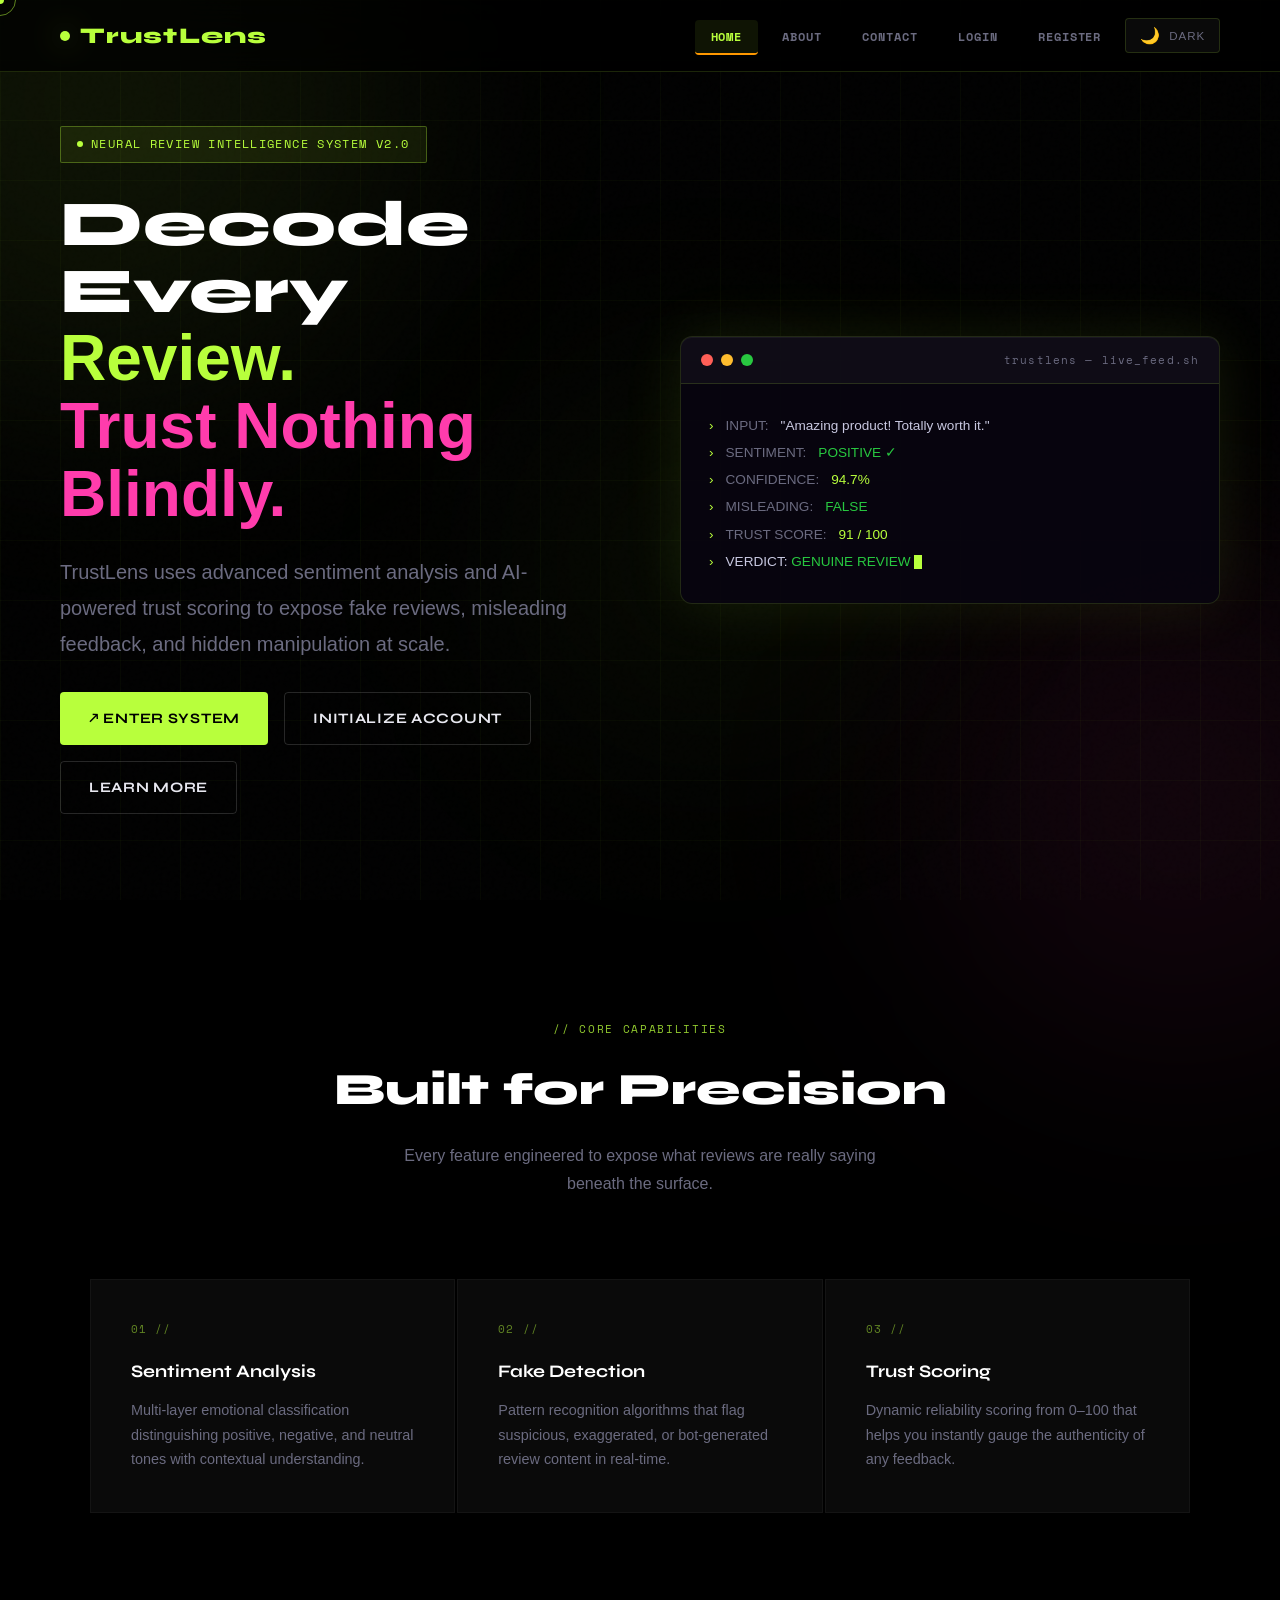
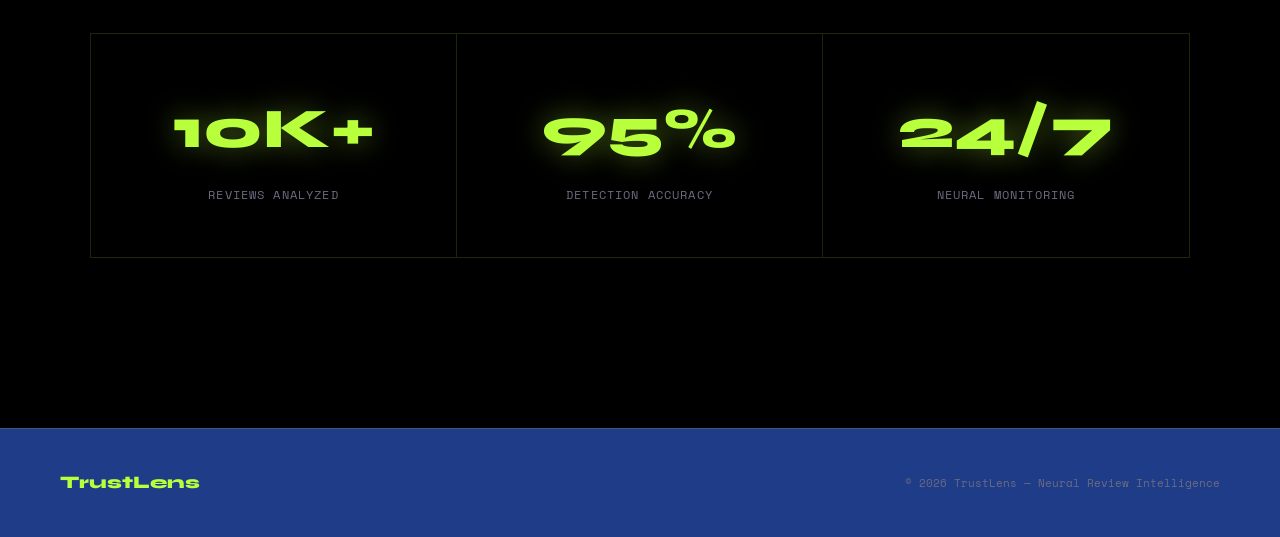
<file: frontend/index.html>
<!DOCTYPE html>
<html lang="en">
<head>
  <meta charset="UTF-8" />
  <meta name="viewport" content="width=device-width, initial-scale=1.0" />
  <title>TrustLens — Neural Review Intelligence</title>
  <link rel="stylesheet" href="css/style.css" />
  <link rel="preconnect" href="https://fonts.googleapis.com">
  <link href="https://fonts.googleapis.com/css2?family=Space+Mono:wght@400;700&family=Syne:wght@400;600;700;800&family=DM+Sans:wght@300;400;500&display=swap" rel="stylesheet">
  <style>
    :root {
      --acid: #b8ff3c;
      --plasma: #ff3cac;
      --void: #000000;
      --deep: #080808;
      --surface: rgba(255,255,255,0.04);
      --border: rgba(184,255,60,0.15);
      --text: #e8e8f0;
      --muted: #6b6b80;
      --glow-acid: 0 0 30px rgba(184,255,60,0.4);
      --glow-plasma: 0 0 30px rgba(255,60,172,0.4);
    }

    /* LIGHT THEME */
    [data-theme="light"] {
      --void: #f4f4f8;
      --deep: #eaeaf0;
      --surface: rgba(0,0,0,0.04);
      --border: rgba(80,160,0,0.2);
      --text: #1a1a2e;
      --muted: #55556a;
      --acid: #4a9900;
      --plasma: #c0006e;
      --glow-acid: 0 0 20px rgba(74,153,0,0.3);
      --glow-plasma: 0 0 20px rgba(192,0,110,0.3);
    }
    [data-theme="light"] body { background: var(--void); color: var(--text); }
    [data-theme="light"] nav { background: rgba(244,244,248,0.85); border-bottom-color: var(--border); }
    [data-theme="light"] .nav-logo { color: var(--acid); }
    [data-theme="light"] .nav-links a { color: var(--muted); }
    [data-theme="light"] .nav-links a:hover,
    [data-theme="light"] .nav-links a.active { color: var(--acid); background: rgba(74,153,0,0.08); }
    [data-theme="light"] .hero-title { color: #111; }
    [data-theme="light"] .section-title { color: #111; }
    [data-theme="light"] .feat-title { color: #1a1a2e; }
    [data-theme="light"] .terminal { background: rgba(240,240,248,0.95); border-color: var(--border); box-shadow: 0 0 40px rgba(74,153,0,0.1); }
    [data-theme="light"] .terminal-bar { background: rgba(0,0,0,0.04); border-bottom-color: var(--border); }
    [data-theme="light"] .t-text { color: #2a2a40; }
    [data-theme="light"] .t-cursor { background: var(--acid); }
    [data-theme="light"] .feat-card { background: rgba(0,0,0,0.03); border-color: rgba(0,0,0,0.06); }
    [data-theme="light"] .feat-card:hover { background: rgba(74,153,0,0.05); }
    [data-theme="light"] .stats-grid { border-color: var(--border); }
    [data-theme="light"] .stat-item { border-right-color: var(--border); }
    [data-theme="light"] footer { border-top-color: var(--border); }
    [data-theme="light"] .grid-bg { background-image: linear-gradient(rgba(74,153,0,0.06) 1px, transparent 1px), linear-gradient(90deg, rgba(74,153,0,0.06) 1px, transparent 1px); }
    [data-theme="light"] .orb-1 { background: rgba(74,153,0,0.08); }
    [data-theme="light"] .orb-2 { background: rgba(192,0,110,0.06); }
    [data-theme="light"] .orb-3 { background: rgba(74,153,0,0.05); }
    [data-theme="light"] .hero-badge { color: var(--acid); background: rgba(74,153,0,0.08); border-color: rgba(74,153,0,0.3); }
    [data-theme="light"] .cursor { background: var(--acid); }
    [data-theme="light"] .cursor-ring { border-color: rgba(74,153,0,0.5); }
    *, *::before, *::after { margin:0; padding:0; box-sizing:border-box; }
    html { scroll-behavior: smooth; }

    body {
      background: var(--void);
      color: var(--text);
      font-family: 'DM Sans', sans-serif;
      overflow-x: hidden;
      cursor: none;
    }

    /* CUSTOM CURSOR */
    .cursor { position:fixed; width:8px; height:8px; background:var(--acid); border-radius:50%; pointer-events:none; z-index:9999; transition:transform 0.1s; transform:translate(-50%,-50%); }
    .cursor-ring { position:fixed; width:32px; height:32px; border:1px solid rgba(184,255,60,0.5); border-radius:50%; pointer-events:none; z-index:9998; transition:all 0.15s ease; transform:translate(-50%,-50%); }

    /* BEAM CANVAS */
    #beamCanvas {
      position: fixed; top: 0; left: 0;
      width: 100vw; height: 100vh;
      z-index: 0; pointer-events: none;
    }

    /* NOISE OVERLAY */
    body::before {
      content:''; position:fixed; inset:0; z-index:0; pointer-events:none;
      background-image: url("data:image/svg+xml,%3Csvg viewBox='0 0 256 256' xmlns='http://www.w3.org/2000/svg'%3E%3Cfilter id='n'%3E%3CfeTurbulence type='fractalNoise' baseFrequency='0.9' numOctaves='4' stitchTiles='stitch'/%3E%3C/filter%3E%3Crect width='100%25' height='100%25' filter='url(%23n)' opacity='0.04'/%3E%3C/svg%3E");
      opacity: 0.4;
    }

    /* GRID */
    .grid-bg {
      position:fixed; inset:0; z-index:0; pointer-events:none;
      background-image: linear-gradient(rgba(184,255,60,0.03) 1px, transparent 1px), linear-gradient(90deg, rgba(184,255,60,0.03) 1px, transparent 1px);
      background-size: 60px 60px;
    }

    /* ORBS */
    .orb { position:fixed; border-radius:50%; filter:blur(120px); pointer-events:none; z-index:0; animation:drift 20s ease-in-out infinite; }
    .orb-1 { width:600px; height:600px; background:rgba(184,255,60,0.07); top:-200px; left:-200px; animation-delay:0s; }
    .orb-2 { width:500px; height:500px; background:rgba(255,60,172,0.07); bottom:-150px; right:-150px; animation-delay:-8s; }
    .orb-3 { width:400px; height:400px; background:rgba(184,255,60,0.04); top:40%; left:40%; animation-delay:-14s; }
    @keyframes drift { 0%,100%{transform:translate(0,0) scale(1);} 33%{transform:translate(40px,-30px) scale(1.05);} 66%{transform:translate(-20px,40px) scale(0.95);} }

    /* PARTICLE CANVAS */
    #particleCanvas {
      position: fixed;
      top: 0;
      left: 0;
      width: 100vw;
      height: 100vh;
      z-index: 0;
      pointer-events: none;
    }

    /* NAVBAR */
    nav {
      position:fixed; top:0; left:0; right:0; z-index:100;
      display:flex; align-items:center; justify-content:space-between;
      padding:0 60px; height:72px;
      background:rgba(0,0,0,0.75); backdrop-filter:blur(20px);
      border-bottom:1px solid var(--border);
    }
    .nav-logo {
      font-family:'Syne',sans-serif; font-weight:800; font-size:1.4rem;
      color:var(--acid); letter-spacing:0.05em;
      text-decoration:none; display:flex; align-items:center; gap:10px;
    }
    .nav-logo::before {
      content:''; width:10px; height:10px; background:var(--acid);
      border-radius:50%; box-shadow: var(--glow-acid); display:block;
      animation:pulse-dot 2s ease-in-out infinite;
    }
    @keyframes pulse-dot { 0%,100%{transform:scale(1);opacity:1;} 50%{transform:scale(1.5);opacity:0.7;} }
    .nav-links { list-style:none; display:flex; gap:8px; align-items:center; }
    .nav-links a {
      font-family:'Space Mono',monospace; font-size:0.75rem; letter-spacing:0.08em;
      text-transform:uppercase; color:var(--muted); text-decoration:none;
      padding:8px 16px; border-radius:4px; transition:all 0.2s;
      position:relative;
    }
    .nav-links a:hover, .nav-links a.active {
      color:var(--acid); background:rgba(184,255,60,0.08);
    }

    /* THEME TOGGLE */
    #themeToggle {
      display:inline-flex; align-items:center; gap:8px;
      font-family:'Space Mono',monospace; font-size:0.72rem; letter-spacing:0.08em; text-transform:uppercase;
      color:var(--muted); background:var(--surface); border:1px solid var(--border);
      padding:7px 14px; border-radius:4px; cursor:pointer;
      transition:all 0.25s; outline:none; white-space:nowrap;
    }
    #themeToggle:hover { color:var(--acid); border-color:rgba(184,255,60,0.4); background:rgba(184,255,60,0.06); }
    #themeToggle .toggle-icon { font-size:1rem; transition:transform 0.4s; display:inline-block; }
    [data-theme="light"] #themeToggle { color:var(--muted); border-color:rgba(74,153,0,0.3); }
    [data-theme="light"] #themeToggle:hover { color:var(--acid); border-color:rgba(74,153,0,0.6); background:rgba(74,153,0,0.06); }

    /* HERO */
    .hero {
      min-height:100vh; display:flex; align-items:center;
      padding:100px 60px 60px; position:relative; z-index:1;
    }
    .hero-inner { max-width:1300px; margin:auto; width:100%; display:grid; grid-template-columns:1fr 1fr; gap:80px; align-items:center; }

    .hero-badge {
      display:inline-flex; align-items:center; gap:8px;
      font-family:'Space Mono',monospace; font-size:0.72rem; letter-spacing:0.12em; text-transform:uppercase;
      color:var(--acid); background:rgba(184,255,60,0.08); border:1px solid rgba(184,255,60,0.3);
      padding:8px 16px; border-radius:2px; margin-bottom:28px;
    }
    .hero-badge span { width:6px; height:6px; background:var(--acid); border-radius:50%; animation:pulse-dot 1.5s infinite; }

    .hero-title {
      font-family:'Syne',sans-serif; font-weight:800; font-size:4rem;
      line-height:1.05; color:#fff; margin-bottom:24px;
      animation:reveal-up 0.8s ease both;
    }
    .hero-title .accent { color:var(--acid); }
    .hero-title .accent-p { color:var(--plasma); }

    @keyframes reveal-up { from{opacity:0;transform:translateY(30px);} to{opacity:1;transform:translateY(0);} }

    .hero-desc {
      color:var(--muted); font-size:1.05rem; line-height:1.8; max-width:520px; margin-bottom:40px;
      animation:reveal-up 0.8s 0.2s ease both;
    }
    .hero-actions { display:flex; gap:16px; flex-wrap:wrap; animation:reveal-up 0.8s 0.4s ease both; }

    .btn-primary {
      display:inline-flex; align-items:center; gap:10px;
      font-family:'Syne',sans-serif; font-weight:700; font-size:0.9rem; letter-spacing:0.05em; text-transform:uppercase;
      color:var(--void); background:var(--acid); padding:14px 28px; border-radius:4px;
      text-decoration:none; border:none; cursor:pointer; transition:all 0.25s;
      box-shadow:0 0 0 rgba(184,255,60,0);
    }
    .btn-primary:hover { box-shadow:var(--glow-acid), 0 8px 30px rgba(184,255,60,0.3); transform:translateY(-2px); }

    .btn-outline {
      display:inline-flex; align-items:center; gap:10px;
      font-family:'Syne',sans-serif; font-weight:700; font-size:0.9rem; letter-spacing:0.05em; text-transform:uppercase;
      color:var(--text); background:transparent; padding:14px 28px; border-radius:4px;
      text-decoration:none; border:1px solid rgba(255,255,255,0.15); cursor:pointer; transition:all 0.25s;
    }
    .btn-outline:hover { border-color:rgba(255,255,255,0.4); background:rgba(255,255,255,0.05); transform:translateY(-2px); }

    /* TERMINAL CARD */
    .terminal {
      background:rgba(8,5,16,0.9); border:1px solid var(--border);
      border-radius:12px; overflow:hidden;
      box-shadow:0 0 60px rgba(184,255,60,0.1), inset 0 1px 0 rgba(255,255,255,0.05);
      animation:reveal-up 0.8s 0.3s ease both;
    }
    .terminal-bar {
      display:flex; align-items:center; gap:8px; padding:14px 20px;
      background:rgba(255,255,255,0.03); border-bottom:1px solid var(--border);
    }
    .dot { width:12px; height:12px; border-radius:50%; }
    .dot-r { background:#ff5f57; }
    .dot-y { background:#febc2e; }
    .dot-g { background:#28c840; }
    .terminal-title { font-family:'Space Mono',monospace; font-size:0.7rem; color:var(--muted); margin-left:auto; letter-spacing:0.1em; }
    .terminal-body { padding:28px; font-family:'Space Mono',monospace; font-size:0.85rem; line-height:2; }
    .t-line { display:flex; gap:12px; animation:type-in 0.4s ease both; }
    .t-line:nth-child(1){animation-delay:0.5s;} .t-line:nth-child(2){animation-delay:1s;} .t-line:nth-child(3){animation-delay:1.5s;} .t-line:nth-child(4){animation-delay:2s;} .t-line:nth-child(5){animation-delay:2.5s;} .t-line:nth-child(6){animation-delay:3s;}
    @keyframes type-in { from{opacity:0;transform:translateX(-8px);} to{opacity:1;transform:translateX(0);} }
    .t-prompt { color:var(--acid); flex-shrink:0; }
    .t-text { color:#c8c8e0; }
    .t-key { color:var(--muted); }
    .t-val-pos { color:#28c840; } .t-val-neg { color:#ff5f57; } .t-val-score { color:var(--acid); } .t-val-warn { color:#febc2e; }
    .t-cursor { display:inline-block; width:8px; height:14px; background:var(--acid); vertical-align:middle; animation:blink 1s step-end infinite; }
    @keyframes blink { 50%{opacity:0;} }

    /* FEATURES */
    .features-section { padding:120px 60px; position:relative; z-index:1; }
    .section-header { text-align:center; margin-bottom:80px; }
    .section-tag {
      font-family:'Space Mono',monospace; font-size:0.7rem; letter-spacing:0.15em; text-transform:uppercase;
      color:var(--acid); opacity:0.8; display:block; margin-bottom:16px;
    }
    .section-title {
      font-family:'Syne',sans-serif; font-weight:800; font-size:2.8rem; color:#fff;
      margin-bottom:16px;
    }
    .section-sub { color:var(--muted); font-size:1rem; max-width:520px; margin:auto; line-height:1.8; }

    .features-grid { display:grid; grid-template-columns:repeat(3,1fr); gap:2px; max-width:1100px; margin:auto; }
    .feat-card {
      padding:40px; background:var(--surface);
      border:1px solid rgba(255,255,255,0.04); position:relative; overflow:hidden;
      transition:all 0.3s;
    }
    .feat-card:hover { background:rgba(184,255,60,0.04); border-color:rgba(184,255,60,0.15); }
    .feat-card::before { content:''; position:absolute; top:0; left:0; right:0; height:2px; background:linear-gradient(90deg, transparent, var(--acid), transparent); transform:scaleX(0); transition:transform 0.4s; }
    .feat-card:hover::before { transform:scaleX(1); }
    .feat-num { font-family:'Space Mono',monospace; font-size:0.7rem; color:var(--acid); opacity:0.5; margin-bottom:20px; letter-spacing:0.1em; }
    .feat-icon { font-size:2rem; margin-bottom:18px; display:block; }
    .feat-title { font-family:'Syne',sans-serif; font-weight:700; font-size:1.1rem; color:#fff; margin-bottom:12px; }
    .feat-desc { color:var(--muted); font-size:0.9rem; line-height:1.7; }

    /* STATS */
    .stats-section { padding:0 60px 120px; position:relative; z-index:1; }
    .stats-grid { max-width:1100px; margin:auto; display:grid; grid-template-columns:repeat(3,1fr); border:1px solid var(--border); }
    .stat-item {
      padding:50px 40px; border-right:1px solid var(--border);
      text-align:center; position:relative; overflow:hidden;
    }
    .stat-item:last-child { border-right:none; }
    .stat-item::before { content:''; position:absolute; inset:0; background:linear-gradient(135deg, rgba(184,255,60,0.04), transparent); opacity:0; transition:0.3s; }
    .stat-item:hover::before { opacity:1; }
    .stat-num { font-family:'Syne',sans-serif; font-weight:800; font-size:3.5rem; color:var(--acid); text-shadow:var(--glow-acid); display:block; margin-bottom:8px; }
    .stat-label { font-family:'Space Mono',monospace; font-size:0.72rem; color:var(--muted); text-transform:uppercase; letter-spacing:0.1em; }

    /* FOOTER */
    footer {
      padding:40px 60px; border-top:1px solid var(--border); position:relative; z-index:1;
      display:flex; align-items:center; justify-content:space-between;
    }
    .footer-logo { font-family:'Syne',sans-serif; font-weight:800; font-size:1.1rem; color:var(--acid); }
    .footer-text { font-family:'Space Mono',monospace; font-size:0.7rem; color:var(--muted); }

    /* RESPONSIVE */
    @media(max-width:900px) {
      nav { padding:0 24px; }
      .hero { padding:100px 24px 60px; }
      .hero-inner { grid-template-columns:1fr; gap:50px; }
      .hero-title { font-size:2.6rem; }
      .features-section,.stats-section { padding-left:24px; padding-right:24px; }
      .features-grid { grid-template-columns:1fr; }
      .stats-grid { grid-template-columns:1fr; }
      .stat-item { border-right:none; border-bottom:1px solid var(--border); }
      footer { flex-direction:column; gap:12px; text-align:center; }
      .nav-links { gap:4px; }
      .nav-links a { font-size:0.65rem; padding:6px 10px; }
    }
  </style>
</head>
<body>

<div class="cursor" id="cursor"></div>
<div class="cursor-ring" id="cursorRing"></div>
<div class="grid-bg"></div>
<div class="orb orb-1"></div>
<div class="orb orb-2"></div>
<div class="orb orb-3"></div>
<canvas id="beamCanvas"></canvas>
<canvas id="particleCanvas"></canvas>

<header>
  <nav>
    <a href="index.html" class="nav-logo">TrustLens</a>
    <ul class="nav-links">
      <li><a href="index.html" class="active">Home</a></li>
      <li><a href="about.html">About</a></li>
      <li><a href="contact.html">Contact</a></li>
      <li><a href="login.html">Login</a></li>
      <li><a href="register.html">Register</a></li>
      <li>
        <button id="themeToggle" aria-label="Toggle theme">
          <span class="toggle-icon">🌙</span><span class="toggle-label">Dark</span>
        </button>
      </li>
    </ul>
  </nav>
</header>

<section class="hero">
  <div class="hero-inner">
    <div class="hero-text">
      <div class="hero-badge"><span></span>Neural Review Intelligence System v2.0</div>
      <h1 class="hero-title">
        Decode Every<br>
        <span class="accent">Review.</span><br>
        <span class="accent-p">Trust Nothing Blindly.</span>
      </h1>
      <p class="hero-desc">
        TrustLens uses advanced sentiment analysis and AI-powered trust scoring to expose fake reviews, misleading feedback, and hidden manipulation at scale.
      </p>
      <div class="hero-actions">
        <a href="login.html" class="btn-primary">↗ Enter System</a>
        <a href="register.html" class="btn-outline">Initialize Account</a>
        <a href="about.html" class="btn-outline">Learn More</a>
      </div>
    </div>

    <div class="terminal">
      <div class="terminal-bar">
        <div class="dot dot-r"></div><div class="dot dot-y"></div><div class="dot dot-g"></div>
        <span class="terminal-title">trustlens — live_feed.sh</span>
      </div>
      <div class="terminal-body">
        <div class="t-line"><span class="t-prompt">›</span><span class="t-text t-key">INPUT:</span><span class="t-text"> "Amazing product! Totally worth it."</span></div>
        <div class="t-line"><span class="t-prompt">›</span><span class="t-text t-key">SENTIMENT:</span><span class="t-text"> <span class="t-val-pos">POSITIVE ✓</span></span></div>
        <div class="t-line"><span class="t-prompt">›</span><span class="t-text t-key">CONFIDENCE:</span><span class="t-text"> <span class="t-val-score">94.7%</span></span></div>
        <div class="t-line"><span class="t-prompt">›</span><span class="t-text t-key">MISLEADING:</span><span class="t-text"> <span class="t-val-pos">FALSE</span></span></div>
        <div class="t-line"><span class="t-prompt">›</span><span class="t-text t-key">TRUST SCORE:</span><span class="t-text"> <span class="t-val-score">91 / 100</span></span></div>
        <div class="t-line"><span class="t-prompt">›</span><span class="t-text">VERDICT: <span class="t-val-pos">GENUINE REVIEW</span> <span class="t-cursor"></span></span></div>
      </div>
    </div>
  </div>
</section>

<section class="features-section">
  <div class="section-header">
    <span class="section-tag">// Core Capabilities</span>
    <h2 class="section-title">Built for Precision</h2>
    <p class="section-sub">Every feature engineered to expose what reviews are really saying beneath the surface.</p>
  </div>
  <div class="features-grid">
    <div class="feat-card">
      <div class="feat-num">01 //</div>
      <span class="feat-icon"></span>
      <div class="feat-title">Sentiment Analysis</div>
      <p class="feat-desc">Multi-layer emotional classification distinguishing positive, negative, and neutral tones with contextual understanding.</p>
    </div>
    <div class="feat-card">
      <div class="feat-num">02 //</div>
      <span class="feat-icon"></span>
      <div class="feat-title">Fake Detection</div>
      <p class="feat-desc">Pattern recognition algorithms that flag suspicious, exaggerated, or bot-generated review content in real-time.</p>
    </div>
    <div class="feat-card">
      <div class="feat-num">03 //</div>
      <span class="feat-icon"></span>
      <div class="feat-title">Trust Scoring</div>
      <p class="feat-desc">Dynamic reliability scoring from 0–100 that helps you instantly gauge the authenticity of any feedback.</p>
    </div>
  </div>
</section>

<section class="stats-section">
  <div class="stats-grid">
    <div class="stat-item"><span class="stat-num">10K+</span><span class="stat-label">Reviews Analyzed</span></div>
    <div class="stat-item"><span class="stat-num">95%</span><span class="stat-label">Detection Accuracy</span></div>
    <div class="stat-item"><span class="stat-num">24/7</span><span class="stat-label">Neural Monitoring</span></div>
  </div>
</section>

<footer>
  <div class="footer-logo">TrustLens</div>
  <div class="footer-text">© 2026 TrustLens — Neural Review Intelligence</div>
</footer>

<script src="js/script.js"></script>
<script>
  // THEME TOGGLE
  const themeToggle = document.getElementById('themeToggle');
  const toggleIcon = themeToggle.querySelector('.toggle-icon');
  const toggleLabel = themeToggle.querySelector('.toggle-label');
  const html = document.documentElement;

  // Load saved preference (default: dark)
  const savedTheme = localStorage.getItem('tl-theme') || 'dark';
  applyTheme(savedTheme);

  themeToggle.addEventListener('click', () => {
    const current = html.getAttribute('data-theme') || 'dark';
    applyTheme(current === 'dark' ? 'light' : 'dark');
  });

  function applyTheme(theme) {
    html.setAttribute('data-theme', theme);
    localStorage.setItem('tl-theme', theme);
    if (theme === 'light') {
      toggleIcon.textContent = '☀️';
      toggleLabel.textContent = 'Light';
      toggleIcon.style.transform = 'rotate(180deg)';
    } else {
      toggleIcon.textContent = '🌙';
      toggleLabel.textContent = 'Dark';
      toggleIcon.style.transform = 'rotate(0deg)';
    }
  }

  // CURSOR
  const cursor = document.getElementById('cursor');
  const ring = document.getElementById('cursorRing');
  
  let mouse = { x: -1000, y: -1000 };
  
  document.addEventListener('mousemove', e => {
    mouse.x = e.clientX; 
    mouse.y = e.clientY;
    cursor.style.left = e.clientX + 'px'; 
    cursor.style.top = e.clientY + 'px';
    ring.style.left = e.clientX + 'px'; 
    ring.style.top = e.clientY + 'px';
  });
  
  document.querySelectorAll('a,button').forEach(el => {
    el.addEventListener('mouseenter', () => { ring.style.transform = 'translate(-50%,-50%) scale(1.8)'; ring.style.borderColor = 'rgba(184,255,60,0.8)'; });
    el.addEventListener('mouseleave', () => { ring.style.transform = 'translate(-50%,-50%) scale(1)'; ring.style.borderColor = 'rgba(184,255,60,0.5)'; });
  });

  // ─── PARTICLE SWARM ───────────────────────────────────────────
  const canvas = document.getElementById('particleCanvas');
  const ctx = canvas.getContext('2d');
  let width, height;
  let particles = [];
  const pColors = ['#b8ff3c', '#ff3cac', '#3cffd8', '#ff9f3c'];

  function resize() {
    width = canvas.width = window.innerWidth;
    height = canvas.height = window.innerHeight;
    beamCanvas.width = window.innerWidth;
    beamCanvas.height = window.innerHeight;
  }
  window.addEventListener('resize', resize);
  resize();

  class Particle {
    constructor() { this.reset(); }
    reset() {
      this.x = Math.random() * width;
      this.y = Math.random() * height;
      this.vx = (Math.random() - 0.5) * 1.5;
      this.vy = (Math.random() - 0.5) * 1.5;
      this.radius = Math.random() * 1.5 + 0.5;
      this.color = pColors[Math.floor(Math.random() * pColors.length)];
      this.originalRadius = this.radius;
      this.angle = Math.random() * Math.PI * 2;
    }
    update() {
      this.x += this.vx; this.y += this.vy;
      if (this.x < 0) this.x = width;
      if (this.x > width) this.x = 0;
      if (this.y < 0) this.y = height;
      if (this.y > height) this.y = 0;
      let dx = mouse.x - this.x, dy = mouse.y - this.y;
      let dist = Math.sqrt(dx*dx + dy*dy);
      if (dist < 220) {
        let f = (220-dist)/220, a = Math.atan2(dy,dx);
        this.vx += (Math.cos(a+Math.PI/2)*f*6 - Math.cos(a)*f*2.5 - this.vx)*0.1;
        this.vy += (Math.sin(a+Math.PI/2)*f*6 - Math.sin(a)*f*2.5 - this.vy)*0.1;
        this.radius = this.originalRadius + f*2.5;
      } else {
        let s = Math.sqrt(this.vx*this.vx+this.vy*this.vy);
        if (s > 1.5) { this.vx *= 0.95; this.vy *= 0.95; }
        if (this.radius > this.originalRadius) this.radius -= 0.1;
      }
      this.angle += (Math.random()-0.5)*0.5;
      this.vx += Math.cos(this.angle)*0.08;
      this.vy += Math.sin(this.angle)*0.08;
    }
    draw() {
      ctx.beginPath();
      ctx.arc(this.x, this.y, this.radius, 0, Math.PI*2);
      ctx.fillStyle = this.color;
      ctx.shadowBlur = 8; ctx.shadowColor = this.color;
      ctx.fill(); ctx.shadowBlur = 0;
    }
  }
  for (let i = 0; i < 300; i++) particles.push(new Particle());

  // ─── BEAMS WITH COLLISION ─────────────────────────────────────
  const beamCanvas = document.getElementById('beamCanvas');
  const bctx = beamCanvas.getContext('2d');

  const BEAM_COLORS = [
    { stroke: '#b8ff3c', glow: 'rgba(184,255,60,', sparks: '#b8ff3c' },
    { stroke: '#ff3cac', glow: 'rgba(255,60,172,', sparks: '#ff3cac' },
    { stroke: '#3cffd8', glow: 'rgba(60,255,216,', sparks: '#3cffd8' },
    { stroke: '#a78bfa', glow: 'rgba(167,139,250,', sparks: '#a78bfa' },
    { stroke: '#fb923c', glow: 'rgba(251,146,60,',  sparks: '#fb923c' },
    { stroke: '#38bdf8', glow: 'rgba(56,189,248,',  sparks: '#38bdf8' },
  ];

  class Spark {
    constructor(x, y, color) {
      this.x = x; this.y = y;
      this.color = color;
      let a = Math.random() * Math.PI * 2;
      let spd = Math.random() * 4 + 1;
      this.vx = Math.cos(a) * spd;
      this.vy = Math.sin(a) * spd - Math.random() * 3;
      this.life = 1;
      this.decay = Math.random() * 0.04 + 0.02;
      this.radius = Math.random() * 3 + 1;
    }
    update() {
      this.x += this.vx; this.y += this.vy;
      this.vy += 0.15;           // gravity
      this.vx *= 0.97;
      this.life -= this.decay;
    }
    draw() {
      if (this.life <= 0) return;
      bctx.globalAlpha = Math.max(0, this.life);
      bctx.beginPath();
      bctx.arc(this.x, this.y, this.radius * this.life, 0, Math.PI*2);
      bctx.fillStyle = this.color;
      bctx.shadowBlur = 12; bctx.shadowColor = this.color;
      bctx.fill();
      bctx.shadowBlur = 0;
      bctx.globalAlpha = 1;
    }
  }

  class Beam {
    constructor() { this.init(); }
    init() {
      this.col = BEAM_COLORS[Math.floor(Math.random() * BEAM_COLORS.length)];
      this.x = Math.random() * beamCanvas.width;
      this.y = -60;
      this.speed = Math.random() * 5 + 3;
      this.width = Math.random() * 1.5 + 0.5;
      this.length = Math.random() * 120 + 80;
      this.trail = [];       // [{x,y}] history
      this.alive = true;
      this.sparksReleased = false;
      // slight diagonal drift
      this.dx = (Math.random() - 0.5) * 0.6;
    }
    update(sparks) {
      this.trail.push({ x: this.x, y: this.y });
      if (this.trail.length > 30) this.trail.shift();
      this.x += this.dx;
      this.y += this.speed;
      // Collision zone — bottom of hero section (~100vh)
      const collisionY = beamCanvas.height;
      if (this.y >= collisionY && !this.sparksReleased) {
        this.sparksReleased = true;
        for (let i = 0; i < 28; i++) {
          sparks.push(new Spark(this.x, collisionY, this.col.sparks));
        }
      }
      if (this.y > collisionY + 60) this.alive = false;
    }
    draw() {
      if (this.trail.length < 2) return;
      // Glow pass
      for (let gw = 18; gw >= 2; gw -= 4) {
        bctx.beginPath();
        bctx.moveTo(this.trail[0].x, this.trail[0].y);
        for (let i = 1; i < this.trail.length; i++) {
          bctx.lineTo(this.trail[i].x, this.trail[i].y);
        }
        bctx.lineTo(this.x, this.y);
        bctx.strokeStyle = this.col.glow + (0.06 * (18/gw)) + ')';
        bctx.lineWidth = this.width + gw;
        bctx.lineCap = 'round';
        bctx.stroke();
      }
      // Core beam
      bctx.beginPath();
      // Fade along trail
      const grad = bctx.createLinearGradient(
        this.trail[0].x, this.trail[0].y, this.x, this.y
      );
      grad.addColorStop(0, 'transparent');
      grad.addColorStop(0.6, this.col.stroke + 'cc');
      grad.addColorStop(1, this.col.stroke);
      bctx.strokeStyle = grad;
      bctx.lineWidth = this.width;
      bctx.lineCap = 'round';
      bctx.moveTo(this.trail[0].x, this.trail[0].y);
      for (let i = 1; i < this.trail.length; i++) {
        bctx.lineTo(this.trail[i].x, this.trail[i].y);
      }
      bctx.lineTo(this.x, this.y);
      bctx.stroke();

      // Bright tip
      bctx.beginPath();
      bctx.arc(this.x, this.y, this.width * 2.5, 0, Math.PI*2);
      bctx.fillStyle = '#fff';
      bctx.shadowBlur = 20; bctx.shadowColor = this.col.stroke;
      bctx.fill(); bctx.shadowBlur = 0;
    }
  }

  let beams = [];
  let sparks = [];
  let beamTimer = 0;

  // Spawn initial beams
  for (let i = 0; i < 6; i++) {
    const b = new Beam();
    b.y = Math.random() * beamCanvas.height * 0.8; // stagger start
    beams.push(b);
  }

  function animateBeams() {
    bctx.clearRect(0, 0, beamCanvas.width, beamCanvas.height);

    // Spawn new beam every ~50 frames
    beamTimer++;
    if (beamTimer > 35 + Math.random() * 30) {
      beamTimer = 0;
      if (beams.length < 14) beams.push(new Beam());
    }

    beams.forEach(b => { b.update(sparks); b.draw(); });
    beams = beams.filter(b => b.alive);

    sparks.forEach(s => { s.update(); s.draw(); });
    sparks = sparks.filter(s => s.life > 0);
  }

  // ─── UNIFIED ANIMATION LOOP ───────────────────────────────────
  function animate() {
    ctx.clearRect(0, 0, width, height);
    particles.forEach(p => { p.update(); p.draw(); });
    animateBeams();
    requestAnimationFrame(animate);
  }
  animate();

</script>
</body>
</html>
</file>
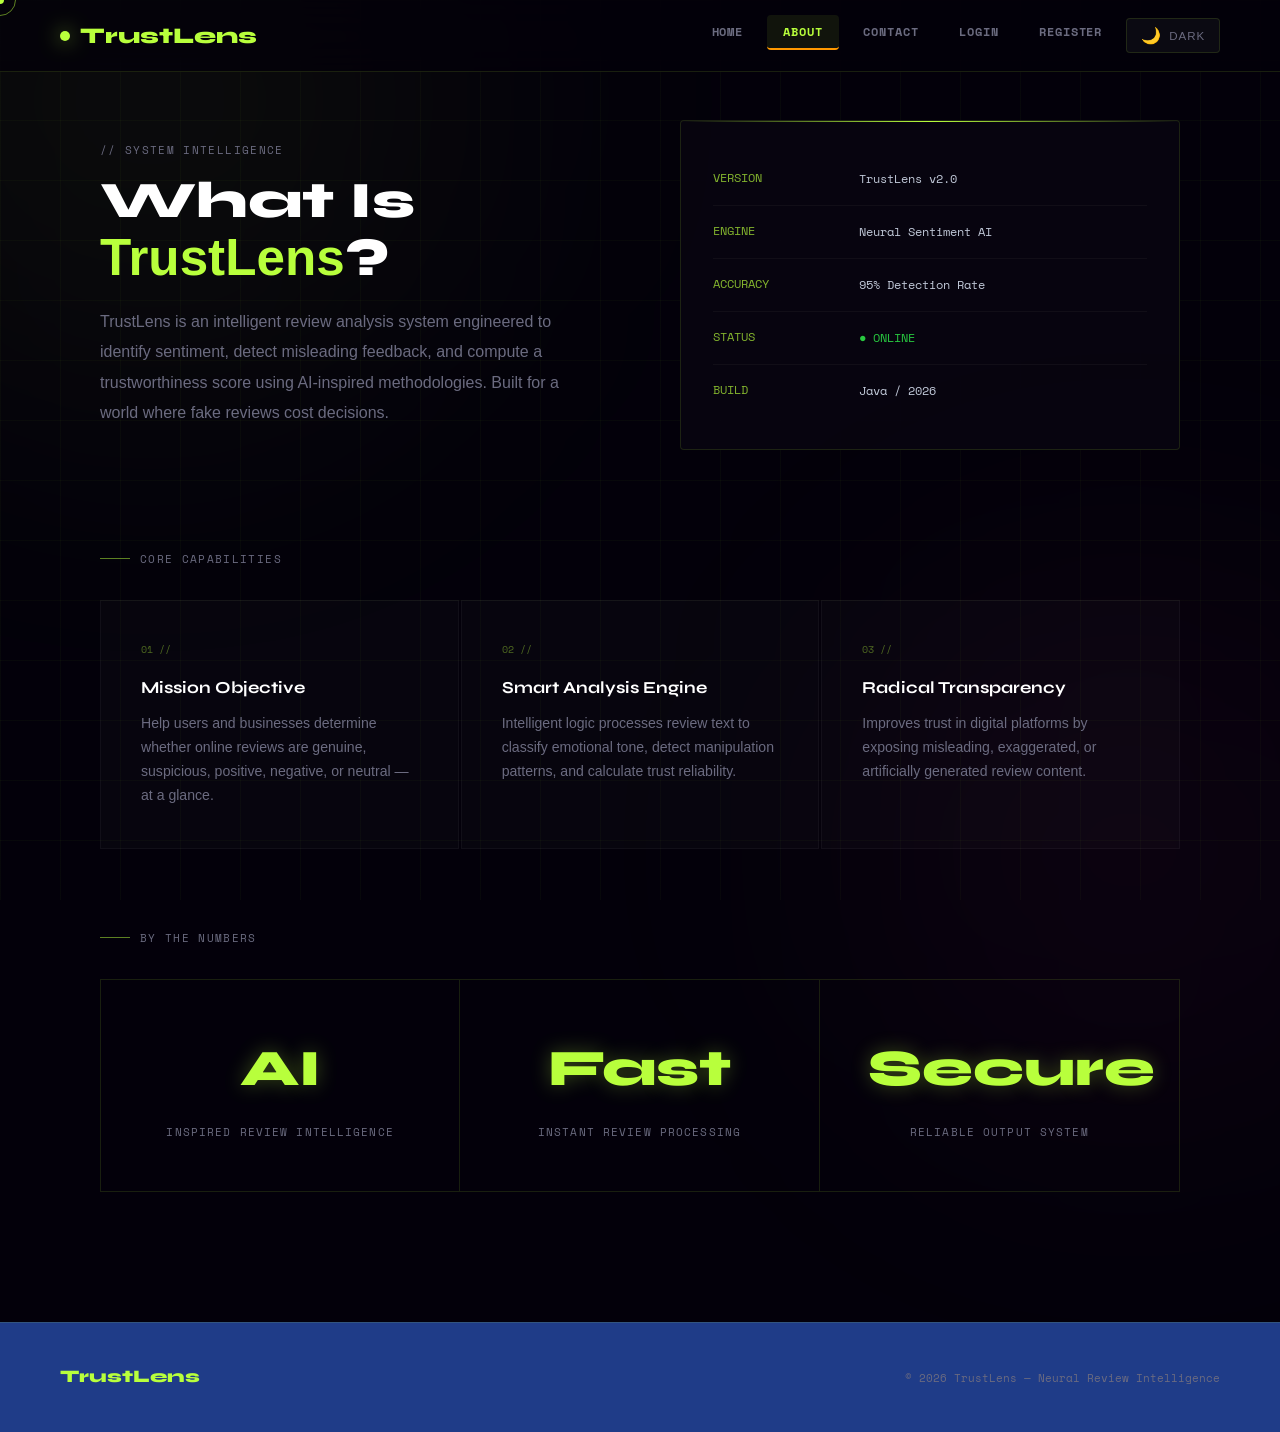
<file: frontend/about.html>
<!DOCTYPE html>
<html lang="en">
<head>
  <meta charset="UTF-8" />
  <meta name="viewport" content="width=device-width, initial-scale=1.0" />
  <title>About — TrustLens</title>
  <link rel="stylesheet" href="css/style.css" />
  <link href="https://fonts.googleapis.com/css2?family=Space+Mono:wght@400;700&family=Syne:wght@400;600;700;800&family=DM+Sans:wght@300;400;500&display=swap" rel="stylesheet">
  <style>
    :root{--acid:#b8ff3c;--plasma:#ff3cac;--cyan:#3cffd8;--void:#03000a;--border:rgba(184,255,60,0.12);--text:#e8e8f0;--muted:#6b6b80;}
    *,*::before,*::after{margin:0;padding:0;box-sizing:border-box;}
    body{background:var(--void);color:var(--text);font-family:'DM Sans',sans-serif;min-height:100vh;overflow-x:hidden;cursor:none;}
    .cursor{position:fixed;width:8px;height:8px;background:var(--acid);border-radius:50%;pointer-events:none;z-index:9999;transition:transform 0.1s;transform:translate(-50%,-50%);}
    .cursor-ring{position:fixed;width:32px;height:32px;border:1px solid rgba(184,255,60,0.5);border-radius:50%;pointer-events:none;z-index:9998;transition:all 0.15s ease;transform:translate(-50%,-50%);}
    .grid-bg{position:fixed;inset:0;z-index:0;pointer-events:none;background-image:linear-gradient(rgba(184,255,60,0.03) 1px,transparent 1px),linear-gradient(90deg,rgba(184,255,60,0.03) 1px,transparent 1px);background-size:60px 60px;}
    .orb{position:fixed;border-radius:50%;filter:blur(140px);pointer-events:none;z-index:0;animation:drift 22s ease-in-out infinite;}
    .orb-1{width:600px;height:600px;background:rgba(184,255,60,0.05);top:-200px;left:-150px;}
    .orb-2{width:500px;height:500px;background:rgba(255,60,172,0.05);bottom:-200px;right:-100px;animation-delay:-11s;}
    @keyframes drift{0%,100%{transform:translate(0,0);}50%{transform:translate(25px,-20px);}}

    nav{position:fixed;top:0;left:0;right:0;z-index:100;display:flex;align-items:center;justify-content:space-between;padding:0 60px;height:72px;background:rgba(3,0,10,0.75);backdrop-filter:blur(20px);border-bottom:1px solid var(--border);}
    .nav-logo{font-family:'Syne',sans-serif;font-weight:800;font-size:1.4rem;color:var(--acid);text-decoration:none;display:flex;align-items:center;gap:10px;}
    .nav-logo::before{content:'';width:10px;height:10px;background:var(--acid);border-radius:50%;box-shadow:0 0 20px rgba(184,255,60,0.7);display:block;animation:pulse 2s infinite;}
    @keyframes pulse{0%,100%{transform:scale(1);}50%{transform:scale(1.5);opacity:0.6;}}
    .nav-links{list-style:none;display:flex;gap:8px;}
    .nav-links a{font-family:'Space Mono',monospace;font-size:0.75rem;letter-spacing:0.08em;text-transform:uppercase;color:var(--muted);text-decoration:none;padding:8px 16px;border-radius:4px;transition:all 0.2s;}
    .nav-links a:hover,.nav-links a.active{color:var(--acid);background:rgba(184,255,60,0.08);}

    .main{padding:120px 60px 80px;position:relative;z-index:1;max-width:1200px;margin:auto;}

    /* HERO */
    .about-hero{display:grid;grid-template-columns:1fr 1fr;gap:80px;align-items:center;margin-bottom:100px;}
    .ah-tag{font-family:'Space Mono',monospace;font-size:0.7rem;color:var(--muted);letter-spacing:0.12em;text-transform:uppercase;margin-bottom:14px;}
    .ah-title{font-family:'Syne',sans-serif;font-weight:800;font-size:3.2rem;color:#fff;line-height:1.1;margin-bottom:20px;}
    .ah-title span{color:var(--acid);}
    .ah-desc{color:var(--muted);font-size:1rem;line-height:1.9;}
    .ah-visual{position:relative;}
    .about-box{padding:32px;background:rgba(8,5,16,0.9);border:1px solid var(--border);border-radius:4px;position:relative;overflow:hidden;}
    .about-box::before{content:'';position:absolute;top:0;left:0;right:0;height:1px;background:linear-gradient(90deg,transparent,var(--acid),transparent);}
    .abox-row{display:flex;gap:16px;padding:16px 0;border-bottom:1px solid rgba(255,255,255,0.04);}
    .abox-row:last-child{border-bottom:none;}
    .abox-key{font-family:'Space Mono',monospace;font-size:0.72rem;color:var(--acid);opacity:0.7;width:130px;flex-shrink:0;}
    .abox-val{font-family:'Space Mono',monospace;font-size:0.78rem;color:#c0c8d8;}

    /* SECTION */
    .section-label{font-family:'Space Mono',monospace;font-size:0.7rem;color:var(--muted);text-transform:uppercase;letter-spacing:0.12em;margin-bottom:32px;display:flex;align-items:center;gap:10px;}
    .section-label::before{content:'';height:1px;width:30px;background:var(--acid);opacity:0.5;}

    /* FEATURES */
    .features-list{display:grid;grid-template-columns:repeat(3,1fr);gap:2px;margin-bottom:80px;}
    .fl-item{padding:40px;background:rgba(255,255,255,0.02);border:1px solid rgba(255,255,255,0.04);position:relative;overflow:hidden;transition:all 0.3s;}
    .fl-item:hover{background:rgba(184,255,60,0.03);border-color:rgba(184,255,60,0.12);}
    .fl-item::before{content:'';position:absolute;top:0;left:0;right:0;height:1px;background:linear-gradient(90deg,transparent,var(--acid),transparent);transform:scaleX(0);transition:transform 0.4s;}
    .fl-item:hover::before{transform:scaleX(1);}
    .fl-num{font-family:'Space Mono',monospace;font-size:0.65rem;color:var(--acid);opacity:0.4;margin-bottom:18px;}
    .fl-title{font-family:'Syne',sans-serif;font-weight:700;font-size:1.05rem;color:#fff;margin-bottom:10px;}
    .fl-desc{font-size:0.88rem;color:var(--muted);line-height:1.7;}

    /* STATS */
    .stats-row{display:grid;grid-template-columns:repeat(3,1fr);border:1px solid var(--border);}
    .sr-item{padding:48px;text-align:center;border-right:1px solid var(--border);position:relative;overflow:hidden;transition:all 0.3s;}
    .sr-item:last-child{border-right:none;}
    .sr-item:hover{background:rgba(184,255,60,0.03);}
    .sr-num{font-family:'Syne',sans-serif;font-weight:800;font-size:3.2rem;color:var(--acid);text-shadow:0 0 20px rgba(184,255,60,0.3);display:block;margin-bottom:8px;}
    .sr-label{font-family:'Space Mono',monospace;font-size:0.7rem;color:var(--muted);text-transform:uppercase;letter-spacing:0.1em;}

    footer{padding:40px 60px;border-top:1px solid var(--border);position:relative;z-index:1;display:flex;align-items:center;justify-content:space-between;}
    .footer-logo{font-family:'Syne',sans-serif;font-weight:800;font-size:1.1rem;color:var(--acid);}
    .footer-text{font-family:'Space Mono',monospace;font-size:0.7rem;color:var(--muted);}

    @media(max-width:900px){nav{padding:0 20px;}.main{padding:90px 20px 40px;}.about-hero{grid-template-columns:1fr;gap:40px;}.features-list{grid-template-columns:1fr;}.stats-row{grid-template-columns:1fr;}.sr-item{border-right:none;border-bottom:1px solid var(--border);}.ah-title{font-size:2.2rem;}.nav-links a{font-size:0.65rem;padding:6px 8px;}footer{flex-direction:column;gap:10px;text-align:center;padding:24px;}}
  </style>
</head>
<body>
<div class="cursor" id="cursor"></div>
<div class="cursor-ring" id="cursorRing"></div>
<div class="grid-bg"></div>
<div class="orb orb-1"></div>
<div class="orb orb-2"></div>

<header>
  <nav>
    <a href="index.html" class="nav-logo">TrustLens</a>
    <ul class="nav-links">
      <li><a href="index.html">Home</a></li>
      <li><a href="about.html" class="active">About</a></li>
      <li><a href="contact.html">Contact</a></li>
      <li><a href="login.html">Login</a></li>
      <li><a href="register.html">Register</a></li>
    </ul>
  </nav>
</header>

<main class="main">
  <div class="about-hero">
    <div>
      <div class="ah-tag">// System Intelligence</div>
      <h1 class="ah-title">What Is <span>TrustLens</span>?</h1>
      <p class="ah-desc">TrustLens is an intelligent review analysis system engineered to identify sentiment, detect misleading feedback, and compute a trustworthiness score using AI-inspired methodologies. Built for a world where fake reviews cost decisions.</p>
    </div>
    <div class="ah-visual">
      <div class="about-box">
        <div class="abox-row"><span class="abox-key">VERSION</span><span class="abox-val">TrustLens v2.0</span></div>
        <div class="abox-row"><span class="abox-key">ENGINE</span><span class="abox-val">Neural Sentiment AI</span></div>
        <div class="abox-row"><span class="abox-key">ACCURACY</span><span class="abox-val">95% Detection Rate</span></div>
        <div class="abox-row"><span class="abox-key">STATUS</span><span class="abox-val" style="color:#28c840;">● ONLINE</span></div>
        <div class="abox-row"><span class="abox-key">BUILD</span><span class="abox-val">Java / 2026</span></div>
      </div>
    </div>
  </div>

  <div class="section-label">Core Capabilities</div>
  <div class="features-list">
    <div class="fl-item">
      <div class="fl-num">01 //</div>
      <div class="fl-title">Mission Objective</div>
      <p class="fl-desc">Help users and businesses determine whether online reviews are genuine, suspicious, positive, negative, or neutral — at a glance.</p>
    </div>
    <div class="fl-item">
      <div class="fl-num">02 //</div>
      <div class="fl-title">Smart Analysis Engine</div>
      <p class="fl-desc">Intelligent logic processes review text to classify emotional tone, detect manipulation patterns, and calculate trust reliability.</p>
    </div>
    <div class="fl-item">
      <div class="fl-num">03 //</div>
      <div class="fl-title">Radical Transparency</div>
      <p class="fl-desc">Improves trust in digital platforms by exposing misleading, exaggerated, or artificially generated review content.</p>
    </div>
  </div>

  <div class="section-label">By The Numbers</div>
  <div class="stats-row">
    <div class="sr-item"><span class="sr-num">AI</span><span class="sr-label">Inspired Review Intelligence</span></div>
    <div class="sr-item"><span class="sr-num">Fast</span><span class="sr-label">Instant Review Processing</span></div>
    <div class="sr-item"><span class="sr-num">Secure</span><span class="sr-label">Reliable Output System</span></div>
  </div>
</main>

<footer>
  <div class="footer-logo">TrustLens</div>
  <div class="footer-text">© 2026 TrustLens — Neural Review Intelligence</div>
</footer>

<script src="js/script.js"></script>
<script src="js/theme.js"></script>
<script>
  const cursor=document.getElementById('cursor'),ring=document.getElementById('cursorRing');
  document.addEventListener('mousemove',e=>{cursor.style.left=e.clientX+'px';cursor.style.top=e.clientY+'px';ring.style.left=e.clientX+'px';ring.style.top=e.clientY+'px';});
  document.querySelectorAll('a,button').forEach(el=>{el.addEventListener('mouseenter',()=>{ring.style.transform='translate(-50%,-50%) scale(1.8)';});el.addEventListener('mouseleave',()=>{ring.style.transform='translate(-50%,-50%) scale(1)';});});
</script>
</body>
</html>
</file>
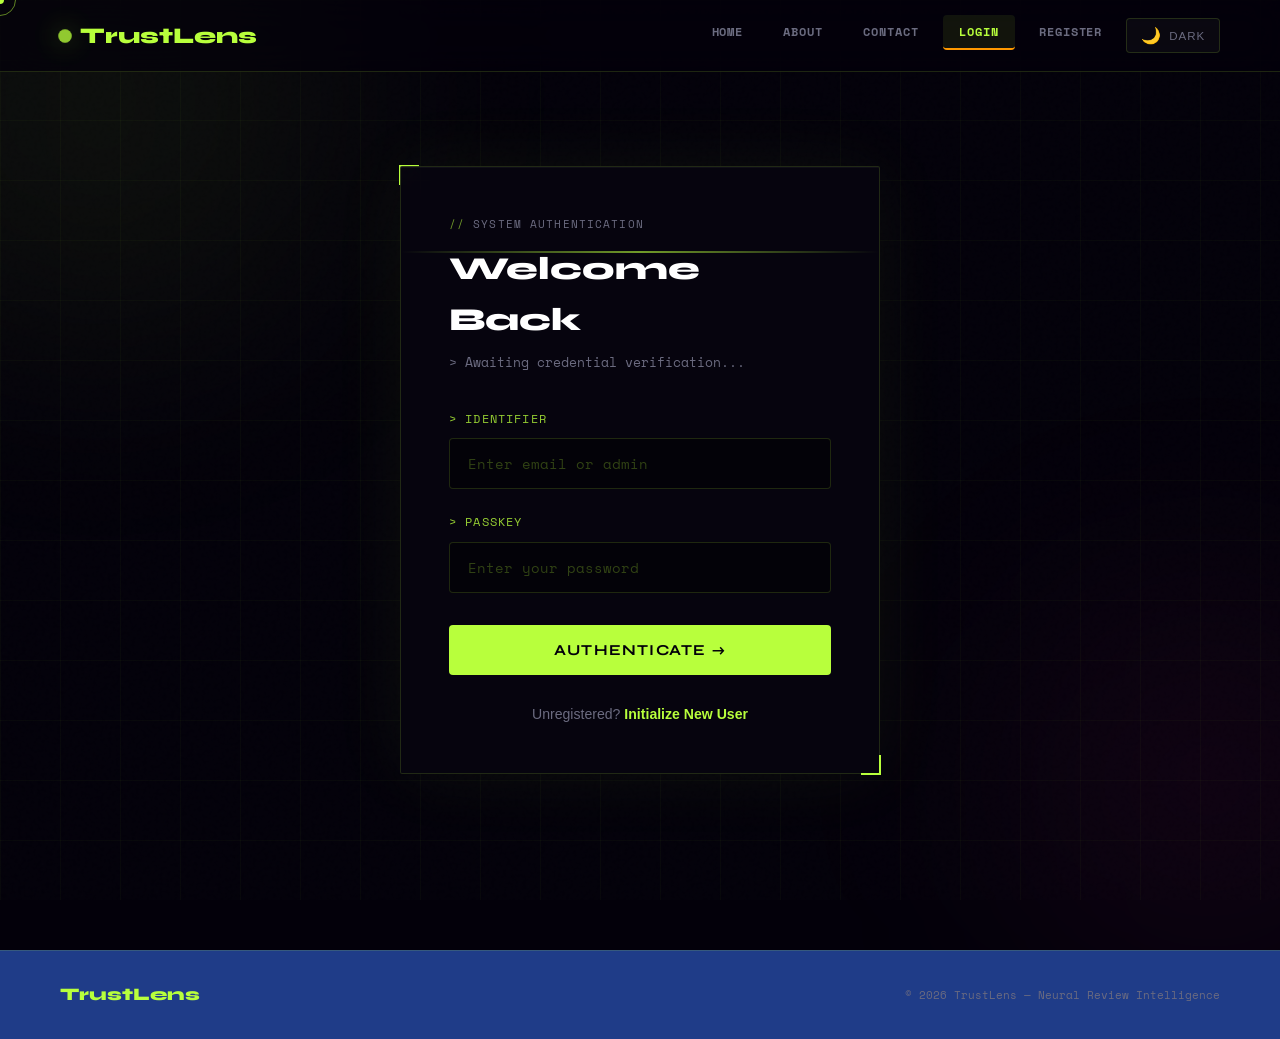
<file: frontend/admin.html>
<!DOCTYPE html>
<html lang="en">
<head>
  <meta charset="UTF-8" />
  <meta name="viewport" content="width=device-width, initial-scale=1.0" />
  <title>Admin — TrustLens</title>
  <link rel="stylesheet" href="css/style.css" />
  <link href="https://fonts.googleapis.com/css2?family=Space+Mono:wght@400;700&family=Syne:wght@400;600;700;800&family=DM+Sans:wght@300;400;500&display=swap" rel="stylesheet">
  <style>
    :root{--acid:#b8ff3c;--plasma:#ff3cac;--cyan:#3cffd8;--orange:#ff9f3c;--void:#03000a;--border:rgba(184,255,60,0.1);--text:#e8e8f0;--muted:#6b6b80;}
    *,*::before,*::after{margin:0;padding:0;box-sizing:border-box;}
    body{background:var(--void);color:var(--text);font-family:'DM Sans',sans-serif;min-height:100vh;overflow-x:hidden;cursor:none;}
    .cursor{position:fixed;width:8px;height:8px;background:var(--plasma);border-radius:50%;pointer-events:none;z-index:9999;transition:transform 0.1s;transform:translate(-50%,-50%);}
    .cursor-ring{position:fixed;width:32px;height:32px;border:1px solid rgba(255,60,172,0.5);border-radius:50%;pointer-events:none;z-index:9998;transition:all 0.15s ease;transform:translate(-50%,-50%);}
    .grid-bg{position:fixed;inset:0;z-index:0;pointer-events:none;background-image:linear-gradient(rgba(255,60,172,0.02) 1px,transparent 1px),linear-gradient(90deg,rgba(255,60,172,0.02) 1px,transparent 1px);background-size:60px 60px;}
    .orb{position:fixed;border-radius:50%;filter:blur(140px);pointer-events:none;z-index:0;animation:drift 22s ease-in-out infinite;}
    .orb-1{width:600px;height:600px;background:rgba(255,60,172,0.05);top:-200px;left:-150px;}
    .orb-2{width:500px;height:500px;background:rgba(255,159,60,0.04);bottom:-200px;right:-100px;animation-delay:-11s;}
    @keyframes drift{0%,100%{transform:translate(0,0);}50%{transform:translate(20px,-15px);}}
    nav{position:fixed;top:0;left:0;right:0;z-index:100;display:flex;align-items:center;justify-content:space-between;padding:0 60px;height:72px;background:rgba(3,0,10,0.75);backdrop-filter:blur(20px);border-bottom:1px solid rgba(255,60,172,0.15);}
    .nav-logo{font-family:'Syne',sans-serif;font-weight:800;font-size:1.4rem;color:var(--plasma);text-decoration:none;display:flex;align-items:center;gap:10px;}
    .nav-logo::before{content:'';width:10px;height:10px;background:var(--plasma);border-radius:50%;box-shadow:0 0 20px rgba(255,60,172,0.7);display:block;animation:pulse 2s infinite;}
    @keyframes pulse{0%,100%{transform:scale(1);}50%{transform:scale(1.5);opacity:0.6;}}
    .nav-links{list-style:none;display:flex;gap:8px;}
    .nav-links a{font-family:'Space Mono',monospace;font-size:0.75rem;letter-spacing:0.08em;text-transform:uppercase;color:var(--muted);text-decoration:none;padding:8px 16px;border-radius:4px;transition:all 0.2s;}
    .nav-links a:hover,.nav-links a.active{color:var(--plasma);background:rgba(255,60,172,0.08);}
    .main{padding:100px 60px 60px;position:relative;z-index:1;max-width:1400px;margin:auto;}
    .admin-header{display:flex;align-items:flex-end;justify-content:space-between;margin-bottom:48px;padding-bottom:28px;border-bottom:1px solid rgba(255,60,172,0.1);}
    .ah-tag{font-family:'Space Mono',monospace;font-size:0.7rem;color:rgba(255,60,172,0.6);letter-spacing:0.12em;text-transform:uppercase;margin-bottom:10px;}
    .ah-title{font-family:'Syne',sans-serif;font-weight:800;font-size:2.4rem;color:#fff;}
    .ah-title span{color:var(--plasma);}
    .admin-badge{display:flex;align-items:center;gap:8px;font-family:'Space Mono',monospace;font-size:0.72rem;color:rgba(255,60,172,0.8);background:rgba(255,60,172,0.08);border:1px solid rgba(255,60,172,0.2);padding:8px 16px;border-radius:2px;}
    .badge-dot{width:6px;height:6px;background:var(--plasma);border-radius:50%;box-shadow:0 0 8px var(--plasma);animation:pulse 2s infinite;}
    .section-label{font-family:'Space Mono',monospace;font-size:0.7rem;color:var(--muted);text-transform:uppercase;letter-spacing:0.12em;margin-bottom:20px;display:flex;align-items:center;gap:10px;}
    .section-label::before{content:'';height:1px;width:30px;background:var(--plasma);opacity:0.5;}
    .metrics-row{display:grid;grid-template-columns:repeat(4,1fr);gap:2px;margin-bottom:48px;}
    .metric{padding:36px 32px;background:rgba(255,255,255,0.02);border:1px solid rgba(255,255,255,0.04);position:relative;overflow:hidden;transition:all 0.3s;}
    .metric:hover{background:rgba(255,60,172,0.04);border-color:rgba(255,60,172,0.15);}
    .metric::after{content:'';position:absolute;bottom:0;left:0;right:0;height:2px;background:var(--plasma);transform:scaleX(0);transform-origin:left;transition:transform 0.4s;}
    .metric:hover::after{transform:scaleX(1);}
    .metric-label{font-family:'Space Mono',monospace;font-size:0.68rem;color:var(--muted);text-transform:uppercase;letter-spacing:0.12em;margin-bottom:16px;}
    .metric-val{font-family:'Syne',sans-serif;font-weight:800;font-size:3rem;color:var(--plasma);text-shadow:0 0 20px rgba(255,60,172,0.3);}
    .metric:nth-child(2) .metric-val{color:var(--acid);text-shadow:0 0 20px rgba(184,255,60,0.3);}
    .metric:nth-child(3) .metric-val{color:var(--cyan);text-shadow:0 0 20px rgba(60,255,216,0.3);}
    .table-section{margin-bottom:48px;}
    .table-wrap{background:rgba(8,5,16,0.9);border:1px solid rgba(255,60,172,0.1);border-radius:4px;overflow:hidden;}
    .table-wrap.tw-orange{border-color:rgba(255,159,60,0.1);}
    .tw-header{padding:18px 24px;background:rgba(255,60,172,0.04);border-bottom:1px solid rgba(255,60,172,0.1);display:flex;align-items:center;gap:8px;}
    .tw-orange .tw-header{background:rgba(255,159,60,0.03);border-bottom-color:rgba(255,159,60,0.1);}
    .tw-title{font-family:'Space Mono',monospace;font-size:0.72rem;color:rgba(255,60,172,0.7);text-transform:uppercase;letter-spacing:0.1em;}
    .tw-orange .tw-title{color:rgba(255,159,60,0.8);}
    .tw-count{font-family:'Space Mono',monospace;font-size:0.68rem;color:var(--muted);margin-left:auto;}
    table{width:100%;border-collapse:collapse;}
    thead tr{border-bottom:1px solid rgba(255,255,255,0.04);}
    th{font-family:'Space Mono',monospace;font-size:0.65rem;color:rgba(255,60,172,0.6);text-transform:uppercase;letter-spacing:0.1em;padding:16px 24px;text-align:left;font-weight:400;}
    .tw-orange th{color:rgba(255,159,60,0.7);}
    td{font-family:'Space Mono',monospace;font-size:0.78rem;color:#c0c8d8;padding:16px 24px;border-bottom:1px solid rgba(255,255,255,0.03);transition:background 0.2s;}
    tbody tr:hover td{background:rgba(255,60,172,0.03);}
    .tw-orange tbody tr:hover td{background:rgba(255,159,60,0.03);}
    tbody tr:last-child td{border-bottom:none;}
    footer{padding:40px 60px;border-top:1px solid var(--border);position:relative;z-index:1;display:flex;align-items:center;justify-content:space-between;}
    .footer-logo{font-family:'Syne',sans-serif;font-weight:800;font-size:1.1rem;color:var(--plasma);}
    .footer-text{font-family:'Space Mono',monospace;font-size:0.7rem;color:var(--muted);}
    @media(max-width:900px){nav{padding:0 20px;}.main{padding:90px 20px 40px;}.metrics-row{grid-template-columns:1fr 1fr;}.admin-header{flex-direction:column;align-items:flex-start;gap:16px;}.nav-links a{font-size:0.65rem;padding:6px 8px;}footer{flex-direction:column;gap:10px;text-align:center;padding:24px;}.table-wrap{overflow-x:auto;}}
  </style>
</head>
<body onload="checkAdminAccess(); loadAdminData();">
<div class="cursor" id="cursor"></div>
<div class="cursor-ring" id="cursorRing"></div>
<div class="grid-bg"></div>
<div class="orb orb-1"></div>
<div class="orb orb-2"></div>

<header>
  <nav>
    <a href="admin.html" class="nav-logo">TrustLens Admin</a>
    <ul class="nav-links">
      <li><a href="admin.html" class="active">Admin</a></li>
      <li><a href="login.html" onclick="logoutUser()">Logout</a></li>
    </ul>
  </nav>
</header>

<main class="main">
  <div class="admin-header">
    <div>
      <div class="ah-tag">// Elevated Access</div>
      <h1 class="ah-title"><span>Admin</span> Control Panel</h1>
    </div>
    <div class="admin-badge"><span class="badge-dot"></span>Root Access Granted</div>
  </div>

  <div class="section-label">System Metrics</div>
  <div class="metrics-row">
    <div class="metric"><div class="metric-label">Total Users</div><div class="metric-val" id="totalUsers">0</div></div>
    <div class="metric"><div class="metric-label">Sentiment Reviews</div><div class="metric-val" id="totalReviews">0</div></div>
    <div class="metric"><div class="metric-label">Fake News Checked</div><div class="metric-val" id="totalFakeNews">0</div></div>
    <div class="metric"><div class="metric-label">Contact Messages</div><div class="metric-val" id="totalContacts">0</div></div>
  </div>

  <div class="table-section">
    <div class="section-label">Registered Users</div>
    <div class="table-wrap">
      <div class="tw-header">
        <span>👤</span><span class="tw-title">// users.table</span><span class="tw-count">Live data</span>
      </div>
      <table>
        <thead><tr><th>ID</th><th>Name</th><th>Email</th></tr></thead>
        <tbody id="usersTable"></tbody>
      </table>
    </div>
  </div>

  <div class="table-section">
    <div class="section-label">Sentiment Analysis</div>
    <div class="table-wrap">
      <div class="tw-header">
        <span></span><span class="tw-title">// sentiment_analysis.table</span><span class="tw-count">Live data</span>
      </div>
      <table>
        <thead><tr><th>Review</th><th>Sentiment</th><th>Trust</th><th>Misleading</th></tr></thead>
        <tbody id="sentimentTable"></tbody>
      </table>
    </div>
  </div>

  <div class="table-section">
    <div class="section-label">Fake News Detection</div>
    <div class="table-wrap tw-orange">
      <div class="tw-header">
        <span></span><span class="tw-title">// fake_news_detection.table</span><span class="tw-count">Live data</span>
      </div>
      <table>
        <thead><tr><th>News</th><th>Prediction</th><th>Trust</th><th>Misleading</th></tr></thead>
        <tbody id="fakeNewsTable"></tbody>
      </table>
    </div>
  </div>

  <div class="table-section">
    <div class="section-label">Contact Messages</div>
    <div class="table-wrap">
      <div class="tw-header">
        <span></span><span class="tw-title">// contact_messages.table</span><span class="tw-count">Live data</span>
      </div>
      <table>
        <thead><tr><th>Name</th><th>Email</th><th>Message</th></tr></thead>
        <tbody id="contactsTable"></tbody>
      </table>
    </div>
  </div>
</main>

<footer>
  <div class="footer-logo">TrustLens Admin</div>
  <div class="footer-text">© 2026 TrustLens — Admin Panel</div>
</footer>

<script src="js/script.js"></script>
<script src="js/theme.js"></script>
<script>
  const cursor=document.getElementById('cursor'),ring=document.getElementById('cursorRing');
  document.addEventListener('mousemove',e=>{cursor.style.left=e.clientX+'px';cursor.style.top=e.clientY+'px';ring.style.left=e.clientX+'px';ring.style.top=e.clientY+'px';});
  document.querySelectorAll('a,button').forEach(el=>{
    el.addEventListener('mouseenter',()=>{ring.style.transform='translate(-50%,-50%) scale(1.8)';ring.style.borderColor='rgba(255,60,172,0.8)';});
    el.addEventListener('mouseleave',()=>{ring.style.transform='translate(-50%,-50%) scale(1)';ring.style.borderColor='rgba(255,60,172,0.5)';});
  });
</script>
</body>
</html>
</file>
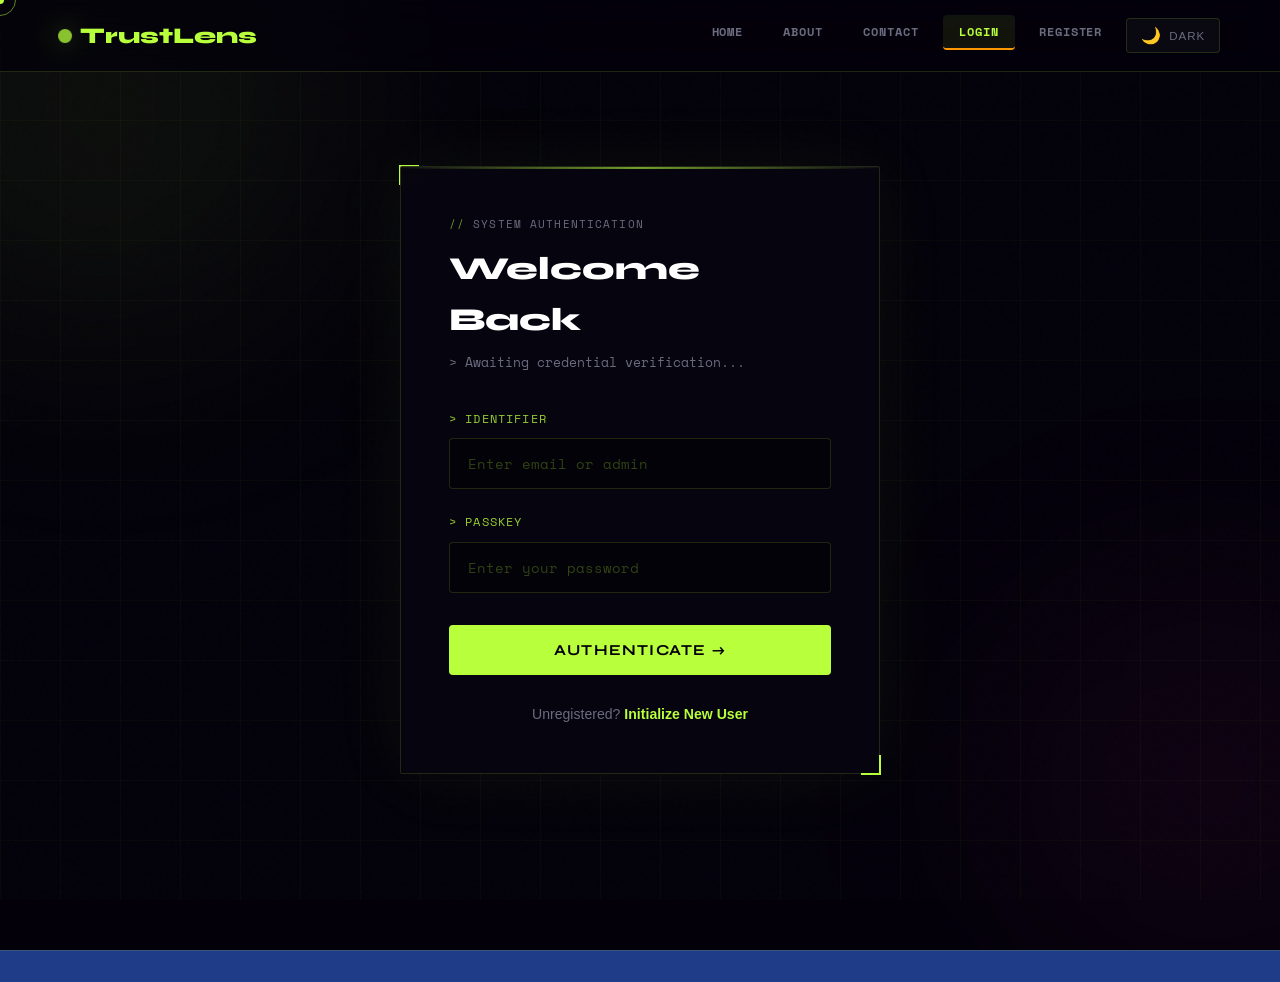
<file: frontend/analyze.html>
<!DOCTYPE html>
<html lang="en">
<head>
  <meta charset="UTF-8" />
  <meta name="viewport" content="width=device-width, initial-scale=1.0" />
  <title>Analyze — TrustLens</title>
  <link rel="stylesheet" href="css/style.css" />
  <link href="https://fonts.googleapis.com/css2?family=Space+Mono:wght@400;700&family=Syne:wght@400;600;700;800&family=DM+Sans:wght@300;400;500&display=swap" rel="stylesheet">
  <style>
    :root{--acid:#b8ff3c;--plasma:#ff3cac;--cyan:#3cffd8;--void:#03000a;--border:rgba(184,255,60,0.12);--text:#e8e8f0;--muted:#6b6b80;}
    *,*::before,*::after{margin:0;padding:0;box-sizing:border-box;}
    body{background:var(--void);color:var(--text);font-family:'DM Sans',sans-serif;min-height:100vh;overflow-x:hidden;cursor:none;}
    .cursor{position:fixed;width:8px;height:8px;background:var(--acid);border-radius:50%;pointer-events:none;z-index:9999;transition:transform 0.1s;transform:translate(-50%,-50%);}
    .cursor-ring{position:fixed;width:32px;height:32px;border:1px solid rgba(184,255,60,0.5);border-radius:50%;pointer-events:none;z-index:9998;transition:all 0.15s ease;transform:translate(-50%,-50%);}
    body::before{content:'';position:fixed;inset:0;z-index:0;pointer-events:none;background-image:url("data:image/svg+xml,%3Csvg viewBox='0 0 256 256' xmlns='http://www.w3.org/2000/svg'%3E%3Cfilter id='n'%3E%3CfeTurbulence type='fractalNoise' baseFrequency='0.9' numOctaves='4' stitchTiles='stitch'/%3E%3C/filter%3E%3Crect width='100%25' height='100%25' filter='url(%23n)' opacity='0.04'/%3E%3C/svg%3E");opacity:0.35;}
    .grid-bg{position:fixed;inset:0;z-index:0;pointer-events:none;background-image:linear-gradient(rgba(184,255,60,0.03) 1px,transparent 1px),linear-gradient(90deg,rgba(184,255,60,0.03) 1px,transparent 1px);background-size:60px 60px;}
    .orb{position:fixed;border-radius:50%;filter:blur(140px);pointer-events:none;z-index:0;animation:drift 22s ease-in-out infinite;}
    .orb-1{width:700px;height:700px;background:rgba(184,255,60,0.05);top:-250px;left:50%;transform:translateX(-50%);}
    @keyframes drift{0%,100%{transform:translateX(-50%) translateY(0);}50%{transform:translateX(-50%) translateY(30px);}}

    nav{position:fixed;top:0;left:0;right:0;z-index:100;display:flex;align-items:center;justify-content:space-between;padding:0 60px;height:72px;background:rgba(3,0,10,0.75);backdrop-filter:blur(20px);border-bottom:1px solid var(--border);}
    .nav-logo{font-family:'Syne',sans-serif;font-weight:800;font-size:1.4rem;color:var(--acid);text-decoration:none;display:flex;align-items:center;gap:10px;}
    .nav-logo::before{content:'';width:10px;height:10px;background:var(--acid);border-radius:50%;box-shadow:0 0 20px rgba(184,255,60,0.7);display:block;animation:pulse 2s infinite;}
    @keyframes pulse{0%,100%{transform:scale(1);}50%{transform:scale(1.5);opacity:0.6;}}
    .nav-links{list-style:none;display:flex;gap:8px;}
    .nav-links a{font-family:'Space Mono',monospace;font-size:0.75rem;letter-spacing:0.08em;text-transform:uppercase;color:var(--muted);text-decoration:none;padding:8px 16px;border-radius:4px;transition:all 0.2s;}
    .nav-links a:hover,.nav-links a.active{color:var(--acid);background:rgba(184,255,60,0.08);}

    .main{min-height:100vh;padding:100px 60px 60px;position:relative;z-index:1;display:flex;flex-direction:column;align-items:center;}

    .page-header{text-align:center;margin-bottom:60px;animation:reveal 0.6s ease both;}
    @keyframes reveal{from{opacity:0;transform:translateY(20px);}to{opacity:1;transform:translateY(0);}}
    .page-tag{font-family:'Space Mono',monospace;font-size:0.7rem;color:var(--muted);letter-spacing:0.15em;text-transform:uppercase;margin-bottom:14px;}
    .page-title{font-family:'Syne',sans-serif;font-weight:800;font-size:3rem;color:#fff;margin-bottom:14px;}
    .page-title span{color:var(--acid);}
    .page-sub{font-family:'DM Sans',sans-serif;font-size:1rem;color:var(--muted);max-width:480px;margin:auto;line-height:1.7;}

    /* ANALYZER CARD */
    .analyzer{width:100%;max-width:800px;background:rgba(8,5,16,0.9);border:1px solid var(--border);border-radius:4px;overflow:hidden;box-shadow:0 0 80px rgba(184,255,60,0.06);animation:reveal 0.6s 0.2s ease both;}
    .analyzer-header{display:flex;align-items:center;justify-content:space-between;padding:18px 28px;background:rgba(184,255,60,0.04);border-bottom:1px solid var(--border);}
    .ah-left{display:flex;align-items:center;gap:12px;}
    .ah-dots{display:flex;gap:6px;}
    .dot{width:10px;height:10px;border-radius:50%;}
    .d-r{background:rgba(255,95,87,0.5);} .d-y{background:rgba(254,188,46,0.5);} .d-g{background:rgba(40,200,64,0.5);}
    .ah-title{font-family:'Space Mono',monospace;font-size:0.72rem;color:var(--muted);letter-spacing:0.1em;}
    .char-count{font-family:'Space Mono',monospace;font-size:0.7rem;color:var(--muted);}

    .analyzer-body{padding:32px;}
    .input-label{font-family:'Space Mono',monospace;font-size:0.72rem;color:var(--acid);text-transform:uppercase;letter-spacing:0.1em;margin-bottom:12px;display:flex;align-items:center;gap:8px;}
    .input-label::before{content:'›';font-size:1rem;}
    textarea#reviewText{
      width:100%;min-height:200px;padding:20px;
      background:rgba(0,0,0,0.4);border:1px solid rgba(184,255,60,0.12);border-radius:4px;
      color:#c8e0e8;font-family:'Space Mono',monospace;font-size:0.88rem;line-height:1.8;
      outline:none;resize:vertical;transition:all 0.3s;
    }
    textarea#reviewText::placeholder{color:rgba(184,255,60,0.2);}
    textarea#reviewText:focus{border-color:rgba(184,255,60,0.4);box-shadow:0 0 30px rgba(184,255,60,0.08);}

    .analyzer-footer{padding:24px 32px;border-top:1px solid var(--border);display:flex;align-items:center;justify-content:space-between;background:rgba(0,0,0,0.2);}
    .af-hint{font-family:'Space Mono',monospace;font-size:0.68rem;color:var(--muted);}
    .btn-analyze{
      display:inline-flex;align-items:center;gap:12px;
      font-family:'Syne',sans-serif;font-weight:700;font-size:0.9rem;letter-spacing:0.06em;text-transform:uppercase;
      color:var(--void);background:var(--acid);padding:14px 32px;border:none;border-radius:4px;
      cursor:pointer;transition:all 0.25s;position:relative;overflow:hidden;
    }
    .btn-analyze::before{content:'';position:absolute;top:0;left:-100%;width:100%;height:100%;background:linear-gradient(90deg,transparent,rgba(255,255,255,0.3),transparent);transition:left 0.5s;}
    .btn-analyze:hover{box-shadow:0 0 30px rgba(184,255,60,0.5),0 8px 30px rgba(184,255,60,0.2);transform:translateY(-2px);}
    .btn-analyze:hover::before{left:100%;}
    .btn-icon{animation:spin-slow 8s linear infinite;}
    @keyframes spin-slow{from{transform:rotate(0deg);}to{transform:rotate(360deg);}}

    /* FEATURE HINTS */
    .hints{display:grid;grid-template-columns:repeat(3,1fr);gap:16px;max-width:800px;width:100%;margin-top:32px;animation:reveal 0.6s 0.4s ease both;}
    .hint{padding:20px 24px;background:rgba(255,255,255,0.02);border:1px solid rgba(255,255,255,0.04);border-radius:4px;text-align:center;}
    .hint-icon{font-size:1.4rem;margin-bottom:8px;display:block;}
    .hint-text{font-family:'Space Mono',monospace;font-size:0.68rem;color:var(--muted);text-transform:uppercase;letter-spacing:0.08em;}

    footer{padding:40px 60px;border-top:1px solid var(--border);position:relative;z-index:1;display:flex;align-items:center;justify-content:space-between;width:100%;}
    .footer-logo{font-family:'Syne',sans-serif;font-weight:800;font-size:1.1rem;color:var(--acid);}
    .footer-text{font-family:'Space Mono',monospace;font-size:0.7rem;color:var(--muted);}

    @media(max-width:900px){nav{padding:0 20px;}.main{padding:90px 20px 40px;}.hints{grid-template-columns:1fr;}.analyzer-footer{flex-direction:column;gap:14px;text-align:center;}.page-title{font-size:2rem;}.nav-links a{font-size:0.65rem;padding:6px 8px;}footer{flex-direction:column;gap:10px;text-align:center;padding:24px;}}
  </style>
</head>
<body onload="checkUserAccess();">
<div class="cursor" id="cursor"></div>
<div class="cursor-ring" id="cursorRing"></div>
<div class="grid-bg"></div>
<div class="orb orb-1"></div>

<header>
  <nav>
    <a href="dashboard.html" class="nav-logo">TrustLens</a>
    <ul class="nav-links">
      <li><a href="dashboard.html">Dashboard</a></li>
      <li><a href="analyze.html">Sentiment</a></li>
      <li><a href="fake-news.html">Fake News</a></li>
      <li><a href="login.html" onclick="logoutUser()">Logout</a></li>
    </ul>
  </nav>
</header>

<main class="main">
  <div class="page-header">
    <div class="page-tag">// Review Intelligence Engine</div>
    <h1 class="page-title">Analyze <span>Data Stream</span></h1>
    <p class="page-sub">Input any review or feedback text. The neural engine will decode sentiment, detect manipulation, and compute a trust score.</p>
  </div>

  <div class="analyzer">
    <div class="analyzer-header">
      <div class="ah-left">
        <div class="ah-dots"><div class="dot d-r"></div><div class="dot d-y"></div><div class="dot d-g"></div></div>
        <span class="ah-title">trustlens — analysis_engine.sh</span>
      </div>
      <span class="char-count" id="charCount">0 chars</span>
    </div>
    <div class="analyzer-body">
      <div class="input-label">Input Data for Analysis</div>
      <textarea id="reviewText" placeholder="&gt; Paste review text here to begin analysis..." rows="8"></textarea>
    </div>
    <div class="analyzer-footer">
      <span class="af-hint">// Tip: Works best with reviews 20+ words</span>
      <button class="btn-analyze" onclick="analyzeReview()">
        <span class="btn-icon">⚙</span> Run Analysis
      </button>
    </div>
  </div>

  <div class="hints">
    <div class="hint"><span class="hint-icon">💬</span><div class="hint-text">Sentiment Analysis</div></div>
    <div class="hint"><span class="hint-icon">🛡️</span><div class="hint-text">Fake Detection</div></div>
    <div class="hint"><span class="hint-icon">📊</span><div class="hint-text">Trust Scoring</div></div>
  </div>
</main>

<footer>
  <div class="footer-logo">TrustLens</div>
  <div class="footer-text">© 2026 TrustLens — Neural Review Intelligence</div>
</footer>

<script src="js/script.js"></script>
<script src="js/theme.js"></script>
<script>
  const cursor=document.getElementById('cursor'),ring=document.getElementById('cursorRing');
  document.addEventListener('mousemove',e=>{cursor.style.left=e.clientX+'px';cursor.style.top=e.clientY+'px';ring.style.left=e.clientX+'px';ring.style.top=e.clientY+'px';});
  document.querySelectorAll('a,button,textarea').forEach(el=>{el.addEventListener('mouseenter',()=>{ring.style.transform='translate(-50%,-50%) scale(1.8)';});el.addEventListener('mouseleave',()=>{ring.style.transform='translate(-50%,-50%) scale(1)';});});
  const ta=document.getElementById('reviewText'),cc=document.getElementById('charCount');
  ta.addEventListener('input',()=>{cc.textContent=ta.value.length+' chars';});
</script>
</body>
</html>
</file>
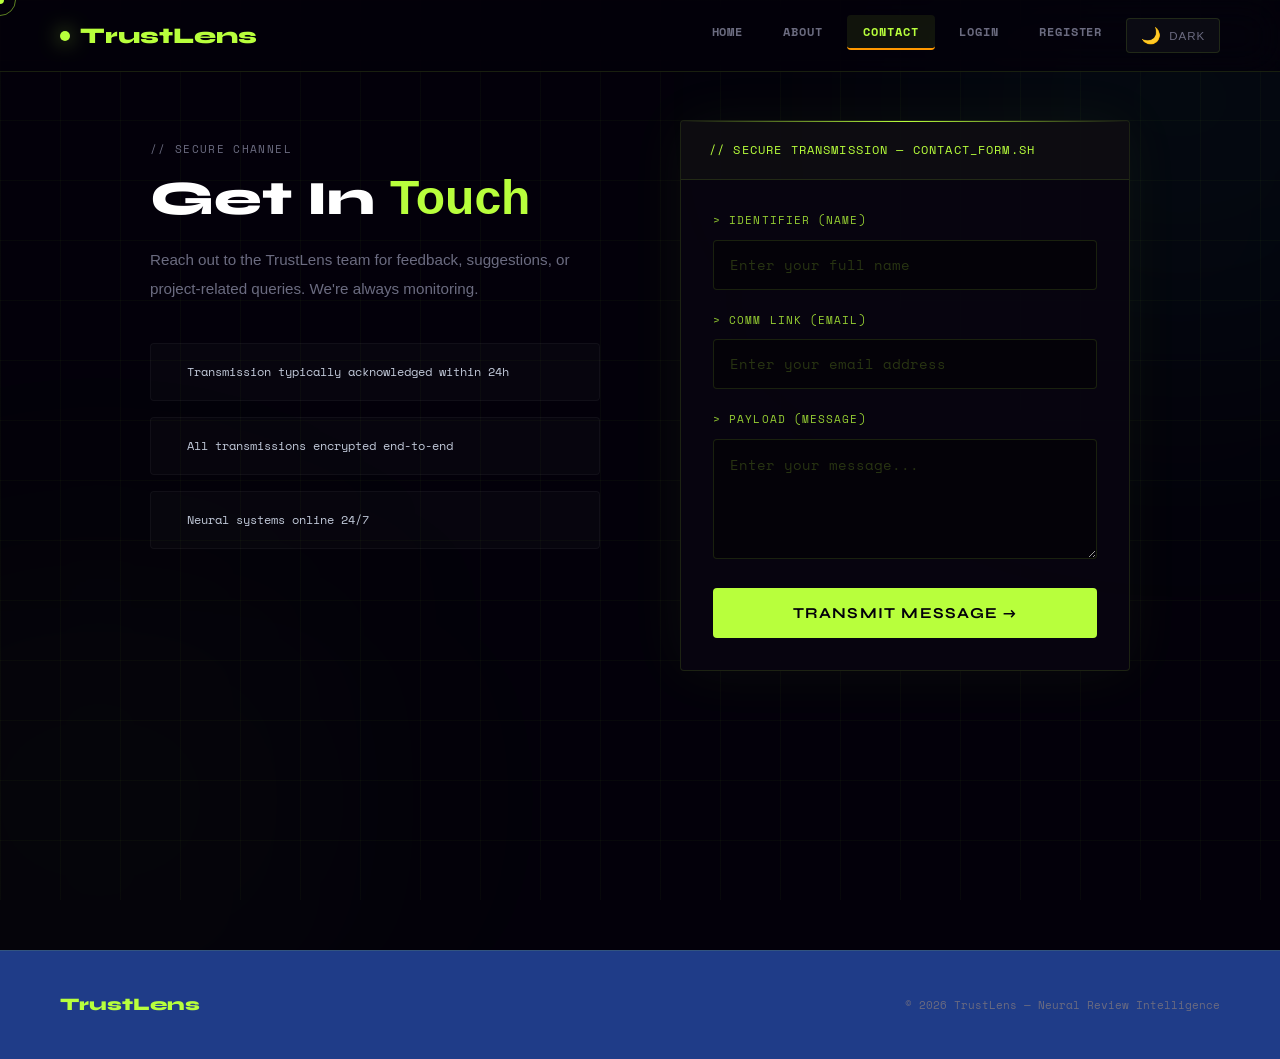
<file: frontend/contact.html>
<!DOCTYPE html>
<html lang="en">
<head>
  <meta charset="UTF-8" />
  <meta name="viewport" content="width=device-width, initial-scale=1.0" />
  <title>Contact — TrustLens</title>
  <link rel="stylesheet" href="css/style.css" />
  <link href="https://fonts.googleapis.com/css2?family=Space+Mono:wght@400;700&family=Syne:wght@400;600;700;800&family=DM+Sans:wght@300;400;500&display=swap" rel="stylesheet">
  <style>
    :root{--acid:#b8ff3c;--plasma:#ff3cac;--cyan:#3cffd8;--void:#03000a;--border:rgba(184,255,60,0.12);--text:#e8e8f0;--muted:#6b6b80;}
    *,*::before,*::after{margin:0;padding:0;box-sizing:border-box;}
    body{background:var(--void);color:var(--text);font-family:'DM Sans',sans-serif;min-height:100vh;overflow-x:hidden;cursor:none;}
    .cursor{position:fixed;width:8px;height:8px;background:var(--acid);border-radius:50%;pointer-events:none;z-index:9999;transition:transform 0.1s;transform:translate(-50%,-50%);}
    .cursor-ring{position:fixed;width:32px;height:32px;border:1px solid rgba(184,255,60,0.5);border-radius:50%;pointer-events:none;z-index:9998;transition:all 0.15s ease;transform:translate(-50%,-50%);}
    .grid-bg{position:fixed;inset:0;z-index:0;pointer-events:none;background-image:linear-gradient(rgba(184,255,60,0.03) 1px,transparent 1px),linear-gradient(90deg,rgba(184,255,60,0.03) 1px,transparent 1px);background-size:60px 60px;}
    .orb{position:fixed;border-radius:50%;filter:blur(140px);pointer-events:none;z-index:0;animation:drift 22s ease-in-out infinite;}
    .orb-1{width:500px;height:500px;background:rgba(60,255,216,0.05);top:-150px;right:-150px;}
    .orb-2{width:400px;height:400px;background:rgba(184,255,60,0.04);bottom:-100px;left:-100px;animation-delay:-11s;}
    @keyframes drift{0%,100%{transform:translate(0,0);}50%{transform:translate(20px,-15px);}}

    nav{position:fixed;top:0;left:0;right:0;z-index:100;display:flex;align-items:center;justify-content:space-between;padding:0 60px;height:72px;background:rgba(3,0,10,0.75);backdrop-filter:blur(20px);border-bottom:1px solid var(--border);}
    .nav-logo{font-family:'Syne',sans-serif;font-weight:800;font-size:1.4rem;color:var(--acid);text-decoration:none;display:flex;align-items:center;gap:10px;}
    .nav-logo::before{content:'';width:10px;height:10px;background:var(--acid);border-radius:50%;box-shadow:0 0 20px rgba(184,255,60,0.7);display:block;animation:pulse 2s infinite;}
    @keyframes pulse{0%,100%{transform:scale(1);}50%{transform:scale(1.5);opacity:0.6;}}
    .nav-links{list-style:none;display:flex;gap:8px;}
    .nav-links a{font-family:'Space Mono',monospace;font-size:0.75rem;letter-spacing:0.08em;text-transform:uppercase;color:var(--muted);text-decoration:none;padding:8px 16px;border-radius:4px;transition:all 0.2s;}
    .nav-links a:hover,.nav-links a.active{color:var(--acid);background:rgba(184,255,60,0.08);}

    .main{min-height:100vh;padding:100px 60px 80px;position:relative;z-index:1;max-width:1100px;margin:auto;display:grid;grid-template-columns:1fr 1fr;gap:80px;align-items:start;padding-top:120px;}

    /* LEFT */
    .contact-info{padding-top:20px;}
    .ci-tag{font-family:'Space Mono',monospace;font-size:0.7rem;color:var(--muted);letter-spacing:0.12em;text-transform:uppercase;margin-bottom:14px;}
    .ci-title{font-family:'Syne',sans-serif;font-weight:800;font-size:3rem;color:#fff;line-height:1.1;margin-bottom:20px;}
    .ci-title span{color:var(--acid);}
    .ci-desc{color:var(--muted);font-size:0.95rem;line-height:1.9;margin-bottom:40px;}
    .ci-items{display:flex;flex-direction:column;gap:16px;}
    .ci-item{display:flex;align-items:center;gap:16px;padding:18px 20px;background:rgba(255,255,255,0.02);border:1px solid rgba(255,255,255,0.04);border-radius:4px;transition:all 0.2s;}
    .ci-item:hover{border-color:rgba(184,255,60,0.12);background:rgba(184,255,60,0.03);}
    .ci-item-icon{font-size:1.2rem;}
    .ci-item-text{font-family:'Space Mono',monospace;font-size:0.78rem;color:#c0c8d8;}

    /* FORM */
    .contact-form{background:rgba(8,5,16,0.9);border:1px solid var(--border);border-radius:4px;overflow:hidden;box-shadow:0 0 60px rgba(184,255,60,0.05);position:relative;}
    .contact-form::before{content:'';position:absolute;top:0;left:0;right:0;height:1px;background:linear-gradient(90deg,transparent,var(--acid),transparent);}
    .form-header{padding:20px 28px;border-bottom:1px solid var(--border);background:rgba(184,255,60,0.03);}
    .fh-title{font-family:'Space Mono',monospace;font-size:0.72rem;color:var(--acid);text-transform:uppercase;letter-spacing:0.1em;}
    .form-body{padding:32px;}
    .field{margin-bottom:22px;}
    .field label{display:block;font-family:'Space Mono',monospace;font-size:0.68rem;color:var(--acid);opacity:0.8;text-transform:uppercase;letter-spacing:0.1em;margin-bottom:10px;}
    .field input,.field textarea{width:100%;padding:14px 16px;background:rgba(0,0,0,0.4);border:1px solid rgba(184,255,60,0.12);border-radius:4px;color:#e0e8ff;font-family:'Space Mono',monospace;font-size:0.85rem;outline:none;transition:all 0.25s;}
    .field textarea{resize:vertical;min-height:120px;line-height:1.7;}
    .field input::placeholder,.field textarea::placeholder{color:rgba(184,255,60,0.2);}
    .field input:focus,.field textarea:focus{border-color:rgba(184,255,60,0.4);box-shadow:0 0 20px rgba(184,255,60,0.07);}
    .btn-send{width:100%;padding:16px;font-family:'Syne',sans-serif;font-weight:700;font-size:0.95rem;letter-spacing:0.08em;text-transform:uppercase;color:var(--void);background:var(--acid);border:none;border-radius:4px;cursor:pointer;transition:all 0.25s;position:relative;overflow:hidden;}
    .btn-send::before{content:'';position:absolute;top:0;left:-100%;width:100%;height:100%;background:linear-gradient(90deg,transparent,rgba(255,255,255,0.3),transparent);transition:left 0.5s;}
    .btn-send:hover{box-shadow:0 0 30px rgba(184,255,60,0.4);transform:translateY(-1px);}
    .btn-send:hover::before{left:100%;}

    footer{padding:40px 60px;border-top:1px solid var(--border);position:relative;z-index:1;display:flex;align-items:center;justify-content:space-between;}
    .footer-logo{font-family:'Syne',sans-serif;font-weight:800;font-size:1.1rem;color:var(--acid);}
    .footer-text{font-family:'Space Mono',monospace;font-size:0.7rem;color:var(--muted);}

    @media(max-width:900px){nav{padding:0 20px;}.main{grid-template-columns:1fr;gap:48px;padding:90px 20px 40px;}.ci-title{font-size:2.2rem;}.nav-links a{font-size:0.65rem;padding:6px 8px;}footer{flex-direction:column;gap:10px;text-align:center;padding:24px;}}
  </style>
</head>
<body>
<div class="cursor" id="cursor"></div>
<div class="cursor-ring" id="cursorRing"></div>
<div class="grid-bg"></div>
<div class="orb orb-1"></div>
<div class="orb orb-2"></div>

<header>
  <nav>
    <a href="index.html" class="nav-logo">TrustLens</a>
    <ul class="nav-links">
      <li><a href="index.html">Home</a></li>
      <li><a href="about.html">About</a></li>
      <li><a href="contact.html" class="active">Contact</a></li>
      <li><a href="login.html">Login</a></li>
      <li><a href="register.html">Register</a></li>
    </ul>
  </nav>
</header>

<main class="main">
  <div class="contact-info">
    <div class="ci-tag">// Secure Channel</div>
    <h1 class="ci-title">Get In <span>Touch</span></h1>
    <p class="ci-desc">Reach out to the TrustLens team for feedback, suggestions, or project-related queries. We're always monitoring.</p>
    <div class="ci-items">
      <div class="ci-item"><span class="ci-item-icon"></span><span class="ci-item-text">Transmission typically acknowledged within 24h</span></div>
      <div class="ci-item"><span class="ci-item-icon"></span><span class="ci-item-text">All transmissions encrypted end-to-end</span></div>
      <div class="ci-item"><span class="ci-item-icon"></span><span class="ci-item-text">Neural systems online 24/7</span></div>
    </div>
  </div>

  <div class="contact-form">
    <div class="form-header">
      <div class="fh-title">// Secure Transmission — contact_form.sh</div>
    </div>
    <div class="form-body">
      <form onsubmit="submitContactForm(event); return false;">
        <div class="field">
          <label>&gt; Identifier (Name)</label>
          <input type="text" id="contactName" placeholder="Enter your full name" required>
        </div>
        <div class="field">
          <label>&gt; Comm Link (Email)</label>
          <input type="email" id="contactEmail" placeholder="Enter your email address" required>
        </div>
        <div class="field">
          <label>&gt; Payload (Message)</label>
          <textarea id="contactMessage" placeholder="Enter your message..." required></textarea>
        </div>
        <button type="submit" class="btn-send">Transmit Message →</button>
      </form>
    </div>
  </div>
</main>

<footer>
  <div class="footer-logo">TrustLens</div>
  <div class="footer-text">© 2026 TrustLens — Neural Review Intelligence</div>
</footer>

<script src="js/script.js"></script>
<script src="js/theme.js"></script>
<script>
  const cursor=document.getElementById('cursor'),ring=document.getElementById('cursorRing');
  document.addEventListener('mousemove',e=>{cursor.style.left=e.clientX+'px';cursor.style.top=e.clientY+'px';ring.style.left=e.clientX+'px';ring.style.top=e.clientY+'px';});
  document.querySelectorAll('a,button,input,textarea').forEach(el=>{el.addEventListener('mouseenter',()=>{ring.style.transform='translate(-50%,-50%) scale(1.8)';});el.addEventListener('mouseleave',()=>{ring.style.transform='translate(-50%,-50%) scale(1)';});});
</script>
</body>
</html>
</file>
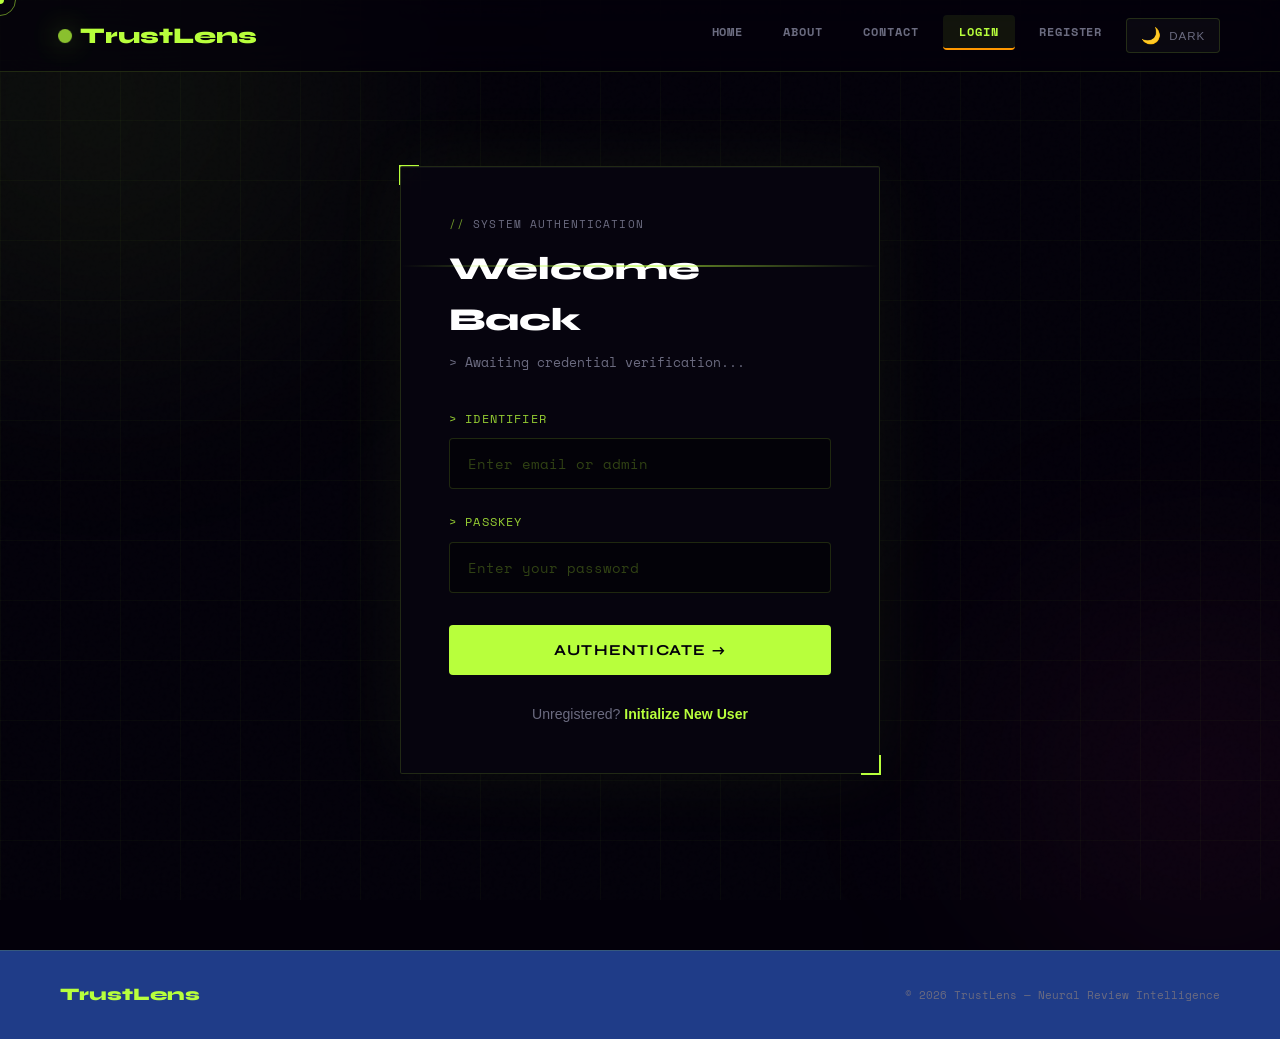
<file: frontend/dashboard.html>
<!DOCTYPE html>
<html lang="en">
<head>
  <meta charset="UTF-8" />
  <meta name="viewport" content="width=device-width, initial-scale=1.0" />
  <title>Dashboard — TrustLens</title>
  <link rel="stylesheet" href="css/style.css" />
  <link href="https://fonts.googleapis.com/css2?family=Space+Mono:wght@400;700&family=Syne:wght@400;600;700;800&family=DM+Sans:wght@300;400;500&display=swap" rel="stylesheet">
  <style>
    :root{--acid:#b8ff3c;--plasma:#ff3cac;--cyan:#3cffd8;--orange:#ff9f3c;--void:#03000a;--surface:rgba(255,255,255,0.03);--border:rgba(184,255,60,0.1);--text:#e8e8f0;--muted:#6b6b80;}
    *,*::before,*::after{margin:0;padding:0;box-sizing:border-box;}
    body{background:var(--void);color:var(--text);font-family:'DM Sans',sans-serif;min-height:100vh;overflow-x:hidden;cursor:none;}
    .cursor{position:fixed;width:8px;height:8px;background:var(--acid);border-radius:50%;pointer-events:none;z-index:9999;transition:transform 0.1s;transform:translate(-50%,-50%);}
    .cursor-ring{position:fixed;width:32px;height:32px;border:1px solid rgba(184,255,60,0.5);border-radius:50%;pointer-events:none;z-index:9998;transition:all 0.15s ease;transform:translate(-50%,-50%);}
    body::before{content:'';position:fixed;inset:0;z-index:0;pointer-events:none;opacity:0.3;background:repeating-linear-gradient(0deg,transparent,transparent 2px,rgba(184,255,60,0.01) 2px,rgba(184,255,60,0.01) 4px);}
    .grid-bg{position:fixed;inset:0;z-index:0;pointer-events:none;background-image:linear-gradient(rgba(184,255,60,0.03) 1px,transparent 1px),linear-gradient(90deg,rgba(184,255,60,0.03) 1px,transparent 1px);background-size:60px 60px;}
    .orb{position:fixed;border-radius:50%;filter:blur(140px);pointer-events:none;z-index:0;animation:drift 25s ease-in-out infinite;}
    .orb-1{width:600px;height:600px;background:rgba(184,255,60,0.05);top:-200px;left:-100px;}
    .orb-2{width:500px;height:500px;background:rgba(60,255,216,0.04);bottom:-200px;right:-100px;animation-delay:-12s;}
    @keyframes drift{0%,100%{transform:translate(0,0);}50%{transform:translate(20px,-15px);}}

    nav{position:fixed;top:0;left:0;right:0;z-index:100;display:flex;align-items:center;justify-content:space-between;padding:0 60px;height:72px;background:rgba(3,0,10,0.75);backdrop-filter:blur(20px);border-bottom:1px solid var(--border);}
    .nav-logo{font-family:'Syne',sans-serif;font-weight:800;font-size:1.4rem;color:var(--acid);text-decoration:none;display:flex;align-items:center;gap:10px;}
    .nav-logo::before{content:'';width:10px;height:10px;background:var(--acid);border-radius:50%;box-shadow:0 0 20px rgba(184,255,60,0.7);display:block;animation:pulse 2s infinite;}
    @keyframes pulse{0%,100%{transform:scale(1);}50%{transform:scale(1.5);opacity:0.6;}}
    .nav-links{list-style:none;display:flex;gap:8px;}
    .nav-links a{font-family:'Space Mono',monospace;font-size:0.75rem;letter-spacing:0.08em;text-transform:uppercase;color:var(--muted);text-decoration:none;padding:8px 16px;border-radius:4px;transition:all 0.2s;}
    .nav-links a:hover,.nav-links a.active{color:var(--acid);background:rgba(184,255,60,0.08);}

    .main{padding:100px 60px 60px;position:relative;z-index:1;max-width:1400px;margin:auto;}

    .welcome-strip{display:flex;align-items:center;justify-content:space-between;padding:32px 40px;background:rgba(184,255,60,0.04);border:1px solid rgba(184,255,60,0.12);border-radius:4px;margin-bottom:48px;position:relative;overflow:hidden;}
    .welcome-strip::before{content:'';position:absolute;top:0;left:0;right:0;height:1px;background:linear-gradient(90deg,transparent,var(--acid),transparent);}
    .welcome-id{font-family:'Space Mono',monospace;font-size:0.72rem;color:var(--muted);text-transform:uppercase;letter-spacing:0.1em;margin-bottom:8px;}
    .welcome-name{font-family:'Syne',sans-serif;font-weight:800;font-size:1.8rem;color:#fff;}
    .welcome-name span{color:var(--acid);}
    .welcome-status{display:flex;align-items:center;gap:10px;font-family:'Space Mono',monospace;font-size:0.78rem;color:var(--muted);}
    .status-dot{width:8px;height:8px;background:#28c840;border-radius:50%;box-shadow:0 0 10px #28c840;animation:pulse 2s infinite;}

    .section-label{font-family:'Space Mono',monospace;font-size:0.7rem;color:var(--muted);text-transform:uppercase;letter-spacing:0.12em;margin-bottom:20px;display:flex;align-items:center;gap:10px;}
    .section-label::before{content:'';height:1px;width:30px;background:var(--acid);opacity:0.5;}

    .metrics-row{display:grid;grid-template-columns:repeat(3,1fr);gap:2px;margin-bottom:48px;}
    .metric{padding:36px 32px;background:var(--surface);border:1px solid rgba(255,255,255,0.04);position:relative;overflow:hidden;transition:all 0.3s;}
    .metric:hover{background:rgba(184,255,60,0.04);border-color:rgba(184,255,60,0.12);}
    .metric::after{content:'';position:absolute;bottom:0;left:0;right:0;height:2px;background:var(--acid);transform:scaleX(0);transform-origin:left;transition:transform 0.4s;}
    .metric:hover::after{transform:scaleX(1);}
    .metric-label{font-family:'Space Mono',monospace;font-size:0.68rem;color:var(--muted);text-transform:uppercase;letter-spacing:0.12em;margin-bottom:16px;}
    .metric-val{font-family:'Syne',sans-serif;font-weight:800;font-size:3rem;color:var(--acid);text-shadow:0 0 20px rgba(184,255,60,0.3);}
    .metric:nth-child(2) .metric-val{color:var(--cyan);text-shadow:0 0 20px rgba(60,255,216,0.3);}
    .metric:nth-child(3) .metric-val{color:var(--plasma);text-shadow:0 0 20px rgba(255,60,172,0.3);}

    /* TWO BIG MODULES */
    .modules-grid{display:grid;grid-template-columns:1fr 1fr;gap:24px;margin-bottom:48px;}
    .module-card{padding:40px;background:rgba(8,5,16,0.85);border:1px solid rgba(255,255,255,0.05);border-radius:4px;transition:all 0.35s;position:relative;overflow:hidden;display:flex;flex-direction:column;}
    .module-card::before{content:'';position:absolute;top:0;left:0;right:0;height:2px;transform:scaleX(0);transform-origin:left;transition:transform 0.4s;}
    .module-card.mod-sentiment::before{background:var(--acid);}
    .module-card.mod-fakenews::before{background:var(--orange);}
    .module-card:hover::before{transform:scaleX(1);}
    .module-card.mod-sentiment:hover{border-color:rgba(184,255,60,0.15);transform:translateY(-4px);box-shadow:0 24px 60px rgba(0,0,0,0.5);}
    .module-card.mod-fakenews:hover{border-color:rgba(255,159,60,0.15);transform:translateY(-4px);box-shadow:0 24px 60px rgba(0,0,0,0.5);}
    .mc-tag{font-family:'Space Mono',monospace;font-size:0.65rem;color:var(--muted);margin-bottom:20px;}
    .mc-icon{font-size:3rem;margin-bottom:18px;display:block;}
    .mc-title{font-family:'Syne',sans-serif;font-weight:800;font-size:1.5rem;color:#fff;margin-bottom:12px;}
    .mc-desc{font-size:0.9rem;color:var(--muted);line-height:1.8;margin-bottom:36px;flex:1;}
    .mc-link{display:inline-flex;align-items:center;gap:10px;font-family:'Syne',sans-serif;font-weight:700;font-size:0.85rem;letter-spacing:0.06em;text-transform:uppercase;padding:14px 26px;border-radius:4px;text-decoration:none;border:none;cursor:pointer;transition:all 0.25s;align-self:flex-start;position:relative;overflow:hidden;}
    .mc-link::before{content:'';position:absolute;top:0;left:-100%;width:100%;height:100%;background:linear-gradient(90deg,transparent,rgba(255,255,255,0.2),transparent);transition:left 0.5s;}
    .mc-link:hover::before{left:100%;}
    .mod-sentiment .mc-link{color:var(--void);background:var(--acid);}
    .mod-sentiment .mc-link:hover{box-shadow:0 0 28px rgba(184,255,60,0.5);}
    .mod-fakenews .mc-link{color:var(--void);background:var(--orange);}
    .mod-fakenews .mc-link:hover{box-shadow:0 0 28px rgba(255,159,60,0.5);}

    /* QUICK ACTIONS */
    .actions-grid{display:grid;grid-template-columns:repeat(3,1fr);gap:24px;}
    .action-card{padding:32px;background:rgba(8,5,16,0.7);border:1px solid rgba(255,255,255,0.04);border-radius:4px;transition:all 0.3s;position:relative;overflow:hidden;}
    .action-card::before{content:'';position:absolute;top:0;left:0;width:2px;height:100%;transform:scaleY(0);transform-origin:top;transition:transform 0.3s;}
    .action-card:nth-child(1)::before{background:var(--acid);}
    .action-card:nth-child(2)::before{background:var(--orange);}
    .action-card:nth-child(3)::before{background:var(--plasma);}
    .action-card:hover::before{transform:scaleY(1);}
    .action-card:hover{transform:translateY(-3px);box-shadow:0 16px 40px rgba(0,0,0,0.4);}
    .ac-num{font-family:'Space Mono',monospace;font-size:0.65rem;color:var(--muted);margin-bottom:16px;}
    .ac-icon{font-size:1.8rem;margin-bottom:14px;display:block;}
    .ac-title{font-family:'Syne',sans-serif;font-weight:700;font-size:1rem;color:#fff;margin-bottom:8px;}
    .ac-desc{font-size:0.85rem;color:var(--muted);line-height:1.7;margin-bottom:20px;}
    .ac-link{font-family:'Space Mono',monospace;font-size:0.72rem;text-decoration:none;text-transform:uppercase;letter-spacing:0.08em;display:inline-flex;align-items:center;gap:6px;transition:gap 0.2s;}
    .ac-link:hover{gap:12px;}
    .action-card:nth-child(1) .ac-link{color:var(--acid);}
    .action-card:nth-child(2) .ac-link{color:var(--orange);}
    .action-card:nth-child(3) .ac-link{color:var(--plasma);}

    footer{padding:40px 60px;border-top:1px solid var(--border);position:relative;z-index:1;display:flex;align-items:center;justify-content:space-between;}
    .footer-logo{font-family:'Syne',sans-serif;font-weight:800;font-size:1.1rem;color:var(--acid);}
    .footer-text{font-family:'Space Mono',monospace;font-size:0.7rem;color:var(--muted);}

    @media(max-width:1100px){.modules-grid{grid-template-columns:1fr;}}
    @media(max-width:900px){nav{padding:0 20px;}.main{padding:90px 20px 40px;}.metrics-row,.actions-grid{grid-template-columns:1fr;}.welcome-strip{flex-direction:column;gap:20px;text-align:center;}.nav-links a{font-size:0.65rem;padding:6px 8px;}footer{flex-direction:column;gap:10px;text-align:center;padding:24px;}}
  </style>
</head>
<body onload="checkUserAccess(); loadDashboard();">
<div class="cursor" id="cursor"></div>
<div class="cursor-ring" id="cursorRing"></div>
<div class="grid-bg"></div>
<div class="orb orb-1"></div>
<div class="orb orb-2"></div>

<header>
  <nav>
    <a href="dashboard.html" class="nav-logo">TrustLens</a>
    <ul class="nav-links">
      <li><a href="dashboard.html">Dashboard</a></li>
      <li><a href="analyze.html">Sentiment</a></li>
      <li><a href="fake-news.html">Fake News</a></li>
      <li><a href="login.html" onclick="logoutUser()">Logout</a></li>
    </ul>
  </nav>
</header>

<main class="main">
  <div class="welcome-strip">
    <div>
      <div class="welcome-id">// User Session Active</div>
      <div class="welcome-name"><span id="welcomeUser">Welcome Back</span></div>
    </div>
    <div class="welcome-status"><div class="status-dot"></div>Neural Engine Online</div>
  </div>

  <div class="section-label">System Metrics</div>
  <div class="metrics-row">
    <div class="metric"><div class="metric-label">Sentiment Reviews</div><div class="metric-val" id="reviewCount">0</div></div>
    <div class="metric"><div class="metric-label">Fake News Checked</div><div class="metric-val" id="fakeNewsCount">0</div></div>
    <div class="metric"><div class="metric-label">Suspicious Alerts</div><div class="metric-val" id="suspiciousCount">0</div></div>
  </div>

  <div class="section-label">Analysis Modules</div>
  <div class="modules-grid">
    <div class="module-card mod-sentiment">
      <div class="mc-tag">01 // Sentiment Intelligence</div>
      <span class="mc-icon">🧠</span>
      <div class="mc-title">Sentiment Analysis</div>
      <p class="mc-desc">Analyze reviews, comments, and feedback to detect whether the text is Positive, Negative, or Neutral using AI-powered sentiment intelligence. Computes trust scores and misleading indicators.</p>
      <a href="analyze.html" class="mc-link">Open Module →</a>
    </div>
    <div class="module-card mod-fakenews">
      <div class="mc-tag">02 // Misinformation Detection</div>
      <span class="mc-icon">📰</span>
      <div class="mc-title">Fake News Detection</div>
      <p class="mc-desc">Detect whether a news headline or article is Real or Fabricated using a trained model built on verified misinformation datasets. Generates a full credibility report with trust scoring.</p>
      <a href="fake-news.html" class="mc-link">Open Module →</a>
    </div>
  </div>

  <div class="section-label">Quick Actions</div>
  <div class="actions-grid">
    <div class="action-card">
      <div class="ac-num">// Sentiment Results</div>
      <span class="ac-icon">📋</span>
      <div class="ac-title">Last Sentiment Report</div>
      <p class="ac-desc">Access your most recent review sentiment analysis and computed metrics.</p>
      <a href="result.html" class="ac-link">View Report →</a>
    </div>
    <div class="action-card">
      <div class="ac-num">// Fake News Results</div>
      <span class="ac-icon">🔎</span>
      <div class="ac-title">Last News Verdict</div>
      <p class="ac-desc">See results from your most recent fake news detection analysis run.</p>
      <a href="fake-news-result.html" class="ac-link">View Report →</a>
    </div>
    <div class="action-card">
      <div class="ac-num">// System Info</div>
      <span class="ac-icon">🛡️</span>
      <div class="ac-title">System Intel</div>
      <p class="ac-desc">Explore TrustLens capabilities, methodology and neural engine systems.</p>
      <a href="about.html" class="ac-link">Explore →</a>
    </div>
  </div>
</main>

<footer>
  <div class="footer-logo">TrustLens</div>
  <div class="footer-text">© 2026 TrustLens — Neural Review Intelligence</div>
</footer>

<script src="js/script.js"></script>
<script src="js/theme.js"></script>
<script>
  const cursor=document.getElementById('cursor'),ring=document.getElementById('cursorRing');
  document.addEventListener('mousemove',e=>{cursor.style.left=e.clientX+'px';cursor.style.top=e.clientY+'px';ring.style.left=e.clientX+'px';ring.style.top=e.clientY+'px';});
  document.querySelectorAll('a,button').forEach(el=>{el.addEventListener('mouseenter',()=>{ring.style.transform='translate(-50%,-50%) scale(1.8)';});el.addEventListener('mouseleave',()=>{ring.style.transform='translate(-50%,-50%) scale(1)';});});
</script>
</body>
</html>
</file>
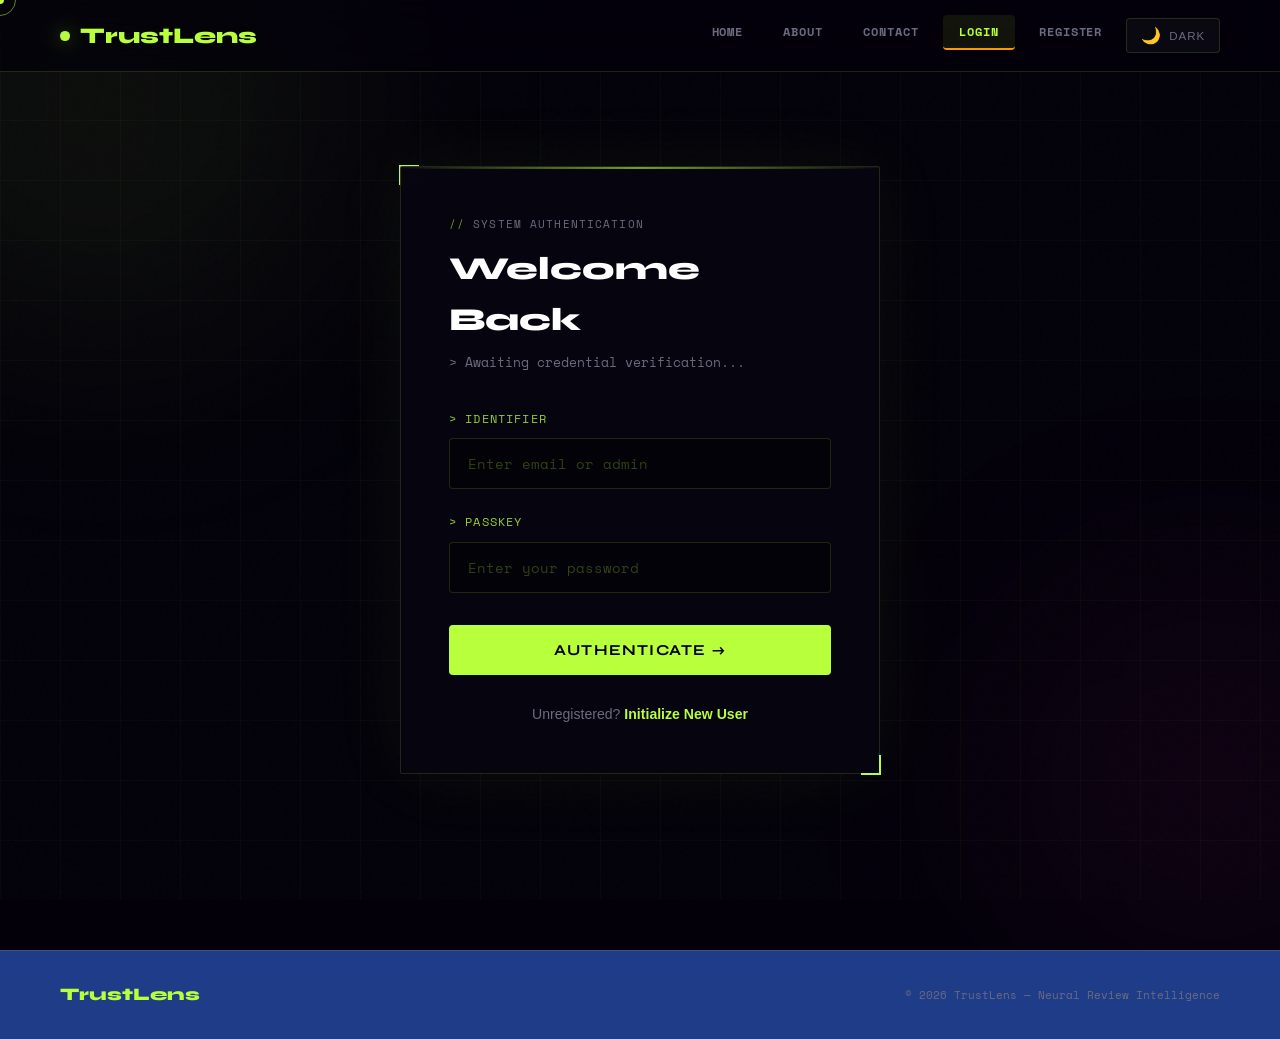
<file: frontend/fake-news-result.html>
<!DOCTYPE html>
<html lang="en">
<head>
  <meta charset="UTF-8" />
  <meta name="viewport" content="width=device-width, initial-scale=1.0" />
  <title>Fake News Result — TrustLens</title>
  <link rel="stylesheet" href="css/style.css" />
  <link href="https://fonts.googleapis.com/css2?family=Space+Mono:wght@400;700&family=Syne:wght@400;600;700;800&family=DM+Sans:wght@300;400;500&display=swap" rel="stylesheet">
  <style>
    :root{--acid:#b8ff3c;--plasma:#ff3cac;--cyan:#3cffd8;--orange:#ff9f3c;--void:#03000a;--border:rgba(255,159,60,0.12);--text:#e8e8f0;--muted:#6b6b80;}
    *,*::before,*::after{margin:0;padding:0;box-sizing:border-box;}
    body{background:var(--void);color:var(--text);font-family:'DM Sans',sans-serif;min-height:100vh;overflow-x:hidden;cursor:none;}
    .cursor{position:fixed;width:8px;height:8px;background:var(--orange);border-radius:50%;pointer-events:none;z-index:9999;transition:transform 0.1s;transform:translate(-50%,-50%);}
    .cursor-ring{position:fixed;width:32px;height:32px;border:1px solid rgba(255,159,60,0.5);border-radius:50%;pointer-events:none;z-index:9998;transition:all 0.15s ease;transform:translate(-50%,-50%);}
    body::before{content:'';position:fixed;inset:0;z-index:0;pointer-events:none;background-image:url("data:image/svg+xml,%3Csvg viewBox='0 0 256 256' xmlns='http://www.w3.org/2000/svg'%3E%3Cfilter id='n'%3E%3CfeTurbulence type='fractalNoise' baseFrequency='0.9' numOctaves='4' stitchTiles='stitch'/%3E%3C/filter%3E%3Crect width='100%25' height='100%25' filter='url(%23n)' opacity='0.04'/%3E%3C/svg%3E");opacity:0.35;}
    .grid-bg{position:fixed;inset:0;z-index:0;pointer-events:none;background-image:linear-gradient(rgba(255,159,60,0.03) 1px,transparent 1px),linear-gradient(90deg,rgba(255,159,60,0.03) 1px,transparent 1px);background-size:60px 60px;}
    .orb{position:fixed;border-radius:50%;filter:blur(140px);pointer-events:none;z-index:0;animation:drift 22s ease-in-out infinite;}
    .orb-1{width:600px;height:600px;background:rgba(255,159,60,0.05);top:-200px;right:-100px;}
    .orb-2{width:500px;height:500px;background:rgba(255,60,172,0.04);bottom:-200px;left:-100px;animation-delay:-11s;}
    @keyframes drift{0%,100%{transform:translate(0,0);}50%{transform:translate(20px,-15px);}}

    nav{position:fixed;top:0;left:0;right:0;z-index:100;display:flex;align-items:center;justify-content:space-between;padding:0 60px;height:72px;background:rgba(3,0,10,0.75);backdrop-filter:blur(20px);border-bottom:1px solid rgba(184,255,60,0.1);}
    .nav-logo{font-family:'Syne',sans-serif;font-weight:800;font-size:1.4rem;color:var(--acid);text-decoration:none;display:flex;align-items:center;gap:10px;}
    .nav-logo::before{content:'';width:10px;height:10px;background:var(--acid);border-radius:50%;box-shadow:0 0 20px rgba(184,255,60,0.7);display:block;animation:pulse 2s infinite;}
    @keyframes pulse{0%,100%{transform:scale(1);}50%{transform:scale(1.5);opacity:0.6;}}
    .nav-links{list-style:none;display:flex;gap:8px;}
    .nav-links a{font-family:'Space Mono',monospace;font-size:0.75rem;letter-spacing:0.08em;text-transform:uppercase;color:var(--muted);text-decoration:none;padding:8px 16px;border-radius:4px;transition:all 0.2s;}
    .nav-links a:hover,.nav-links a.active{color:var(--acid);background:rgba(184,255,60,0.08);}

    .main{padding:100px 60px 60px;position:relative;z-index:1;max-width:1100px;margin:auto;}

    .report-header{margin-bottom:40px;animation:reveal 0.5s ease both;}
    @keyframes reveal{from{opacity:0;transform:translateY(16px);}to{opacity:1;transform:translateY(0);}}
    .rh-tag{font-family:'Space Mono',monospace;font-size:0.7rem;color:var(--muted);letter-spacing:0.12em;text-transform:uppercase;margin-bottom:12px;}
    .rh-title{font-family:'Syne',sans-serif;font-weight:800;font-size:2.4rem;color:#fff;}
    .rh-title span{color:var(--orange);}

    /* INPUT DISPLAY */
    .input-display{padding:24px 28px;background:rgba(255,255,255,0.02);border:1px solid rgba(255,255,255,0.05);border-radius:4px;margin-bottom:32px;position:relative;overflow:hidden;animation:reveal 0.5s 0.1s ease both;}
    .input-display::before{content:'';position:absolute;top:0;left:0;right:0;height:1px;background:linear-gradient(90deg,transparent,var(--orange),transparent);}
    .id-label{font-family:'Space Mono',monospace;font-size:0.68rem;color:var(--orange);text-transform:uppercase;letter-spacing:0.1em;margin-bottom:10px;opacity:0.8;}
    .id-text{font-family:'Space Mono',monospace;font-size:0.88rem;color:#c0c8d8;line-height:1.8;}

    /* METRICS GRID — 4 cols for fake news */
    .metrics-grid{display:grid;grid-template-columns:repeat(4,1fr);gap:2px;margin-bottom:32px;animation:reveal 0.5s 0.2s ease both;}
    .metric-block{padding:32px 20px;background:rgba(255,255,255,0.02);border:1px solid rgba(255,255,255,0.04);text-align:center;position:relative;overflow:hidden;transition:all 0.3s;}
    .metric-block:hover{background:rgba(255,159,60,0.04);border-color:rgba(255,159,60,0.15);}
    .metric-block::after{content:'';position:absolute;bottom:0;left:50%;transform:translateX(-50%) scaleX(0);width:60%;height:2px;background:var(--orange);transition:transform 0.3s;}
    .metric-block:hover::after{transform:translateX(-50%) scaleX(1);}
    .mb-label{font-family:'Space Mono',monospace;font-size:0.62rem;color:var(--muted);text-transform:uppercase;letter-spacing:0.08em;margin-bottom:16px;}
    .mb-val{font-family:'Syne',sans-serif;font-weight:800;font-size:1.6rem;color:var(--orange);word-break:break-word;}
    .metric-block:nth-child(2) .mb-val{color:var(--acid);}
    .metric-block:nth-child(3) .mb-val{color:var(--plasma);}
    .metric-block:nth-child(4) .mb-val{color:var(--cyan);}

    /* EXPLANATION */
    .explanation{padding:32px;background:rgba(8,5,16,0.8);border:1px solid var(--border);border-radius:4px;position:relative;overflow:hidden;animation:reveal 0.5s 0.3s ease both;}
    .explanation::before{content:'';position:absolute;top:0;left:0;right:0;height:1px;background:linear-gradient(90deg,transparent,var(--orange),transparent);}
    .exp-label{font-family:'Space Mono',monospace;font-size:0.7rem;color:var(--orange);text-transform:uppercase;letter-spacing:0.1em;margin-bottom:16px;display:flex;align-items:center;gap:8px;}
    .exp-label::before{content:'›';}
    #fakeExplanation{font-family:'Space Mono',monospace;font-size:0.85rem;color:#c0c8d8;line-height:1.9;}

    /* BACK LINK */
    .back-link{display:inline-flex;align-items:center;gap:8px;font-family:'Space Mono',monospace;font-size:0.72rem;color:var(--muted);text-decoration:none;text-transform:uppercase;letter-spacing:0.08em;margin-bottom:32px;transition:color 0.2s;}
    .back-link:hover{color:var(--orange);}

    footer{padding:40px 60px;border-top:1px solid rgba(184,255,60,0.1);position:relative;z-index:1;display:flex;align-items:center;justify-content:space-between;}
    .footer-logo{font-family:'Syne',sans-serif;font-weight:800;font-size:1.1rem;color:var(--acid);}
    .footer-text{font-family:'Space Mono',monospace;font-size:0.7rem;color:var(--muted);}

    @media(max-width:900px){nav{padding:0 20px;}.main{padding:90px 20px 40px;}.metrics-grid{grid-template-columns:repeat(2,1fr);}.nav-links a{font-size:0.65rem;padding:6px 8px;}footer{flex-direction:column;gap:10px;text-align:center;padding:24px;}}
  </style>
</head>
<body onload="checkUserAccess(); loadFakeNewsResultPage();">
<div class="cursor" id="cursor"></div>
<div class="cursor-ring" id="cursorRing"></div>
<div class="grid-bg"></div>
<div class="orb orb-1"></div>
<div class="orb orb-2"></div>

<header>
  <nav>
    <a href="dashboard.html" class="nav-logo">TrustLens</a>
    <ul class="nav-links">
      <li><a href="dashboard.html">Dashboard</a></li>
      <li><a href="analyze.html">Sentiment</a></li>
      <li><a href="fake-news.html">Fake News</a></li>
      <li><a href="login.html" onclick="logoutUser()">Logout</a></li>
    </ul>
  </nav>
</header>

<main class="main">
  <a href="fake-news.html" class="back-link">← Back to Detection</a>

  <div class="report-header">
    <div class="rh-tag">// Fake News Analysis Report</div>
    <h1 class="rh-title"><span>Credibility</span> Verdict</h1>
  </div>

  <div class="input-display">
    <div class="id-label">&gt; News Input Stream</div>
    <div class="id-text" id="fakeNewsDisplay">No news entered.</div>
  </div>

  <div class="metrics-grid">
    <div class="metric-block">
      <div class="mb-label">Prediction</div>
      <div class="mb-val" id="fakePredictionResult">N/A</div>
    </div>
    <div class="metric-block">
      <div class="mb-label">Confidence</div>
      <div class="mb-val" id="fakeConfidence">0%</div>
    </div>
    <div class="metric-block">
      <div class="mb-label">Misleading Score</div>
      <div class="mb-val" id="fakeMisleading">0%</div>
    </div>
    <div class="metric-block">
      <div class="mb-label">Trust Score</div>
      <div class="mb-val" id="fakeTrust">0%</div>
    </div>
  </div>

  <div class="explanation">
    <div class="exp-label">System Explanation</div>
    <p id="fakeExplanation">No explanation available.</p>
  </div>
</main>

<footer>
  <div class="footer-logo">TrustLens</div>
  <div class="footer-text">© 2026 TrustLens — Neural Review Intelligence</div>
</footer>

<script src="js/script.js"></script>
<script src="js/theme.js"></script>
<script>
  const cursor=document.getElementById('cursor'),ring=document.getElementById('cursorRing');
  document.addEventListener('mousemove',e=>{cursor.style.left=e.clientX+'px';cursor.style.top=e.clientY+'px';ring.style.left=e.clientX+'px';ring.style.top=e.clientY+'px';});
  document.querySelectorAll('a,button').forEach(el=>{
    el.addEventListener('mouseenter',()=>{ring.style.transform='translate(-50%,-50%) scale(1.8)';ring.style.borderColor='rgba(255,159,60,0.8)';});
    el.addEventListener('mouseleave',()=>{ring.style.transform='translate(-50%,-50%) scale(1)';ring.style.borderColor='rgba(255,159,60,0.5)';});
  });
</script>
</body>
</html>
</file>
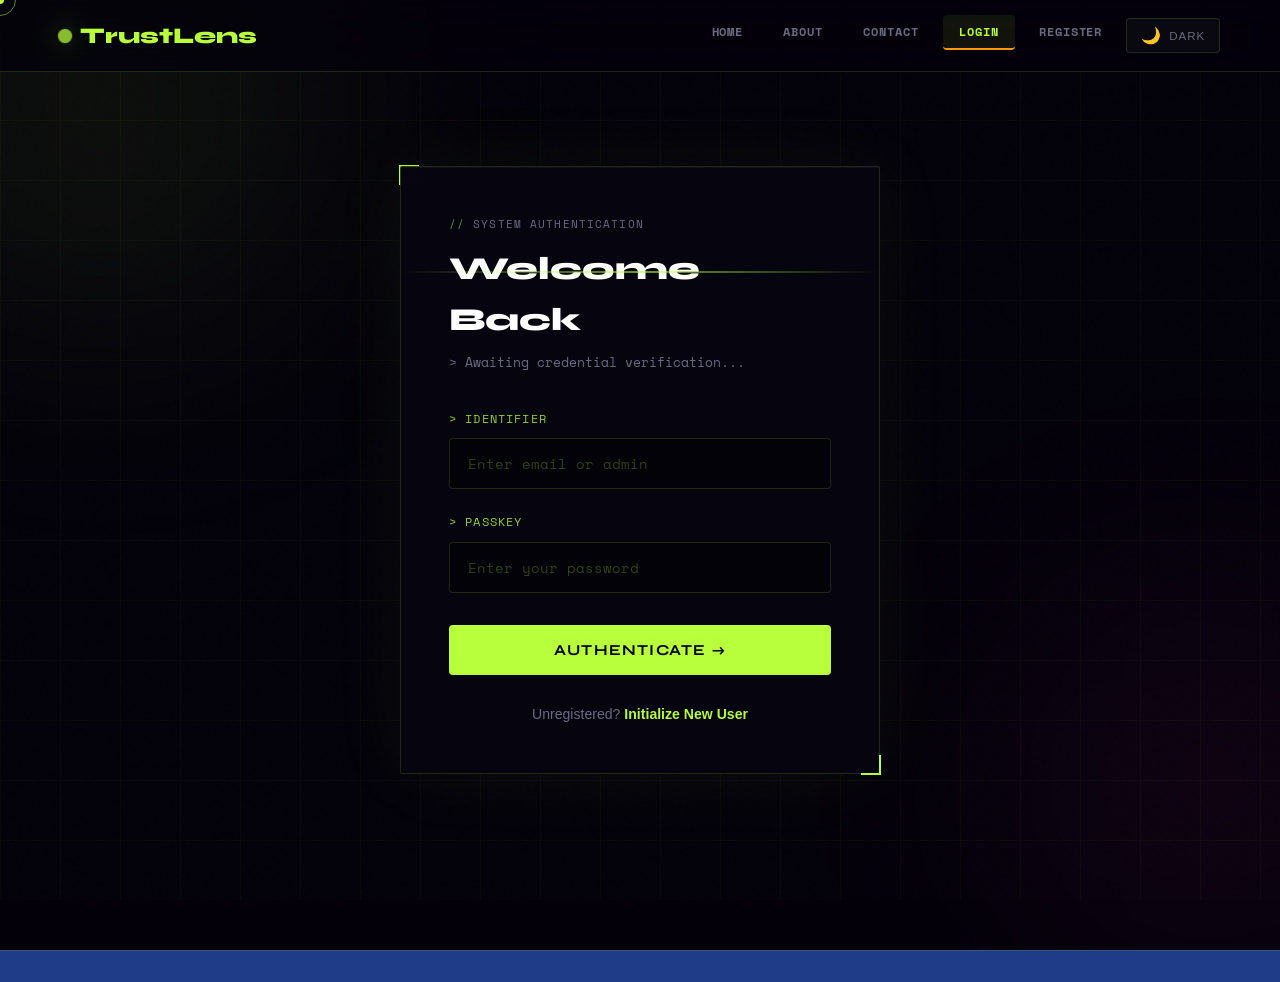
<file: frontend/fake-news.html>
<!DOCTYPE html>
<html lang="en">
<head>
  <meta charset="UTF-8" />
  <meta name="viewport" content="width=device-width, initial-scale=1.0" />
  <title>Fake News Detection — TrustLens</title>
  <link rel="stylesheet" href="css/style.css" />
  <link href="https://fonts.googleapis.com/css2?family=Space+Mono:wght@400;700&family=Syne:wght@400;600;700;800&family=DM+Sans:wght@300;400;500&display=swap" rel="stylesheet">
  <style>
    :root{--acid:#b8ff3c;--plasma:#ff3cac;--cyan:#3cffd8;--orange:#ff9f3c;--void:#03000a;--border:rgba(255,159,60,0.12);--text:#e8e8f0;--muted:#6b6b80;}
    *,*::before,*::after{margin:0;padding:0;box-sizing:border-box;}
    body{background:var(--void);color:var(--text);font-family:'DM Sans',sans-serif;min-height:100vh;overflow-x:hidden;cursor:none;}
    .cursor{position:fixed;width:8px;height:8px;background:var(--orange);border-radius:50%;pointer-events:none;z-index:9999;transition:transform 0.1s;transform:translate(-50%,-50%);}
    .cursor-ring{position:fixed;width:32px;height:32px;border:1px solid rgba(255,159,60,0.5);border-radius:50%;pointer-events:none;z-index:9998;transition:all 0.15s ease;transform:translate(-50%,-50%);}
    body::before{content:'';position:fixed;inset:0;z-index:0;pointer-events:none;background-image:url("data:image/svg+xml,%3Csvg viewBox='0 0 256 256' xmlns='http://www.w3.org/2000/svg'%3E%3Cfilter id='n'%3E%3CfeTurbulence type='fractalNoise' baseFrequency='0.9' numOctaves='4' stitchTiles='stitch'/%3E%3C/filter%3E%3Crect width='100%25' height='100%25' filter='url(%23n)' opacity='0.04'/%3E%3C/svg%3E");opacity:0.35;}
    .grid-bg{position:fixed;inset:0;z-index:0;pointer-events:none;background-image:linear-gradient(rgba(255,159,60,0.03) 1px,transparent 1px),linear-gradient(90deg,rgba(255,159,60,0.03) 1px,transparent 1px);background-size:60px 60px;}
    .orb{position:fixed;border-radius:50%;filter:blur(140px);pointer-events:none;z-index:0;animation:drift 22s ease-in-out infinite;}
    .orb-1{width:700px;height:700px;background:rgba(255,159,60,0.05);top:-250px;left:50%;transform:translateX(-50%);}
    .orb-2{width:400px;height:400px;background:rgba(255,60,172,0.04);bottom:-150px;right:-100px;animation-delay:-10s;}
    @keyframes drift{0%,100%{transform:translateX(-50%) translateY(0);}50%{transform:translateX(-50%) translateY(30px);}}

    nav{position:fixed;top:0;left:0;right:0;z-index:100;display:flex;align-items:center;justify-content:space-between;padding:0 60px;height:72px;background:rgba(3,0,10,0.75);backdrop-filter:blur(20px);border-bottom:1px solid rgba(184,255,60,0.1);}
    .nav-logo{font-family:'Syne',sans-serif;font-weight:800;font-size:1.4rem;color:var(--acid);text-decoration:none;display:flex;align-items:center;gap:10px;}
    .nav-logo::before{content:'';width:10px;height:10px;background:var(--acid);border-radius:50%;box-shadow:0 0 20px rgba(184,255,60,0.7);display:block;animation:pulse 2s infinite;}
    @keyframes pulse{0%,100%{transform:scale(1);}50%{transform:scale(1.5);opacity:0.6;}}
    .nav-links{list-style:none;display:flex;gap:8px;}
    .nav-links a{font-family:'Space Mono',monospace;font-size:0.75rem;letter-spacing:0.08em;text-transform:uppercase;color:var(--muted);text-decoration:none;padding:8px 16px;border-radius:4px;transition:all 0.2s;}
    .nav-links a:hover,.nav-links a.active{color:var(--acid);background:rgba(184,255,60,0.08);}

    .main{min-height:100vh;padding:100px 60px 60px;position:relative;z-index:1;display:flex;flex-direction:column;align-items:center;}

    .page-header{text-align:center;margin-bottom:60px;animation:reveal 0.6s ease both;}
    @keyframes reveal{from{opacity:0;transform:translateY(20px);}to{opacity:1;transform:translateY(0);}}
    .page-tag{font-family:'Space Mono',monospace;font-size:0.7rem;color:var(--muted);letter-spacing:0.15em;text-transform:uppercase;margin-bottom:14px;}
    .page-title{font-family:'Syne',sans-serif;font-weight:800;font-size:3rem;color:#fff;margin-bottom:14px;}
    .page-title span{color:var(--orange);}
    .page-sub{font-family:'DM Sans',sans-serif;font-size:1rem;color:var(--muted);max-width:500px;margin:auto;line-height:1.7;}

    /* ALERT BADGE */
    .alert-badge{display:inline-flex;align-items:center;gap:8px;font-family:'Space Mono',monospace;font-size:0.68rem;letter-spacing:0.1em;text-transform:uppercase;color:var(--orange);background:rgba(255,159,60,0.08);border:1px solid rgba(255,159,60,0.25);padding:8px 16px;border-radius:2px;margin-bottom:28px;animation:reveal 0.6s 0.1s ease both;}
    .badge-dot{width:6px;height:6px;background:var(--orange);border-radius:50%;box-shadow:0 0 8px var(--orange);animation:pulse 1.5s infinite;}

    /* ANALYZER CARD */
    .analyzer{width:100%;max-width:800px;background:rgba(8,5,16,0.9);border:1px solid rgba(255,159,60,0.15);border-radius:4px;overflow:hidden;box-shadow:0 0 80px rgba(255,159,60,0.06);animation:reveal 0.6s 0.2s ease both;position:relative;}
    .analyzer::before{content:'';position:absolute;top:0;left:0;right:0;height:1px;background:linear-gradient(90deg,transparent,var(--orange),transparent);}

    .analyzer-header{display:flex;align-items:center;justify-content:space-between;padding:18px 28px;background:rgba(255,159,60,0.04);border-bottom:1px solid rgba(255,159,60,0.1);}
    .ah-left{display:flex;align-items:center;gap:12px;}
    .ah-dots{display:flex;gap:6px;}
    .dot{width:10px;height:10px;border-radius:50%;}
    .d-r{background:rgba(255,95,87,0.5);} .d-y{background:rgba(254,188,46,0.5);} .d-g{background:rgba(40,200,64,0.5);}
    .ah-title{font-family:'Space Mono',monospace;font-size:0.72rem;color:var(--muted);letter-spacing:0.1em;}
    .char-count{font-family:'Space Mono',monospace;font-size:0.7rem;color:var(--muted);}

    .analyzer-body{padding:32px;}
    .input-label{font-family:'Space Mono',monospace;font-size:0.72rem;color:var(--orange);text-transform:uppercase;letter-spacing:0.1em;margin-bottom:12px;display:flex;align-items:center;gap:8px;}
    .input-label::before{content:'›';font-size:1rem;}

    textarea#fakeNewsText{
      width:100%;min-height:200px;padding:20px;
      background:rgba(0,0,0,0.4);border:1px solid rgba(255,159,60,0.12);border-radius:4px;
      color:#c8e0e8;font-family:'Space Mono',monospace;font-size:0.88rem;line-height:1.8;
      outline:none;resize:vertical;transition:all 0.3s;
    }
    textarea#fakeNewsText::placeholder{color:rgba(255,159,60,0.22);}
    textarea#fakeNewsText:focus{border-color:rgba(255,159,60,0.4);box-shadow:0 0 30px rgba(255,159,60,0.08);}

    .analyzer-footer{padding:24px 32px;border-top:1px solid rgba(255,159,60,0.1);display:flex;align-items:center;justify-content:space-between;background:rgba(0,0,0,0.2);}
    .af-hint{font-family:'Space Mono',monospace;font-size:0.68rem;color:var(--muted);}
    .btn-analyze{
      display:inline-flex;align-items:center;gap:12px;
      font-family:'Syne',sans-serif;font-weight:700;font-size:0.9rem;letter-spacing:0.06em;text-transform:uppercase;
      color:var(--void);background:var(--orange);padding:14px 32px;border:none;border-radius:4px;
      cursor:pointer;transition:all 0.25s;position:relative;overflow:hidden;
    }
    .btn-analyze::before{content:'';position:absolute;top:0;left:-100%;width:100%;height:100%;background:linear-gradient(90deg,transparent,rgba(255,255,255,0.3),transparent);transition:left 0.5s;}
    .btn-analyze:hover{box-shadow:0 0 30px rgba(255,159,60,0.5),0 8px 30px rgba(255,159,60,0.2);transform:translateY(-2px);}
    .btn-analyze:hover::before{left:100%;}

    /* HINTS */
    .hints{display:grid;grid-template-columns:repeat(3,1fr);gap:16px;max-width:800px;width:100%;margin-top:32px;animation:reveal 0.6s 0.4s ease both;}
    .hint{padding:20px 24px;background:rgba(255,255,255,0.02);border:1px solid rgba(255,255,255,0.04);border-radius:4px;text-align:center;transition:all 0.2s;}
    .hint:hover{border-color:rgba(255,159,60,0.15);background:rgba(255,159,60,0.03);}
    .hint-icon{font-size:1.4rem;margin-bottom:8px;display:block;}
    .hint-text{font-family:'Space Mono',monospace;font-size:0.68rem;color:var(--muted);text-transform:uppercase;letter-spacing:0.08em;}

    footer{padding:40px 60px;border-top:1px solid rgba(184,255,60,0.1);position:relative;z-index:1;display:flex;align-items:center;justify-content:space-between;width:100%;}
    .footer-logo{font-family:'Syne',sans-serif;font-weight:800;font-size:1.1rem;color:var(--acid);}
    .footer-text{font-family:'Space Mono',monospace;font-size:0.7rem;color:var(--muted);}

    @media(max-width:900px){nav{padding:0 20px;}.main{padding:90px 20px 40px;}.hints{grid-template-columns:1fr;}.analyzer-footer{flex-direction:column;gap:14px;text-align:center;}.page-title{font-size:2rem;}.nav-links a{font-size:0.65rem;padding:6px 8px;}footer{flex-direction:column;gap:10px;text-align:center;padding:24px;}}
  </style>
</head>
<body onload="checkUserAccess();">
<div class="cursor" id="cursor"></div>
<div class="cursor-ring" id="cursorRing"></div>
<div class="grid-bg"></div>
<div class="orb orb-1"></div>
<div class="orb orb-2"></div>

<header>
  <nav>
    <a href="dashboard.html" class="nav-logo">TrustLens</a>
    <ul class="nav-links">
      <li><a href="dashboard.html">Dashboard</a></li>
      <li><a href="analyze.html">Sentiment</a></li>
      <li><a href="fake-news.html">Fake News</a></li>
      <li><a href="login.html" onclick="logoutUser()">Logout</a></li>
    </ul>
  </nav>
</header>

<main class="main">
  <div class="page-header">
    <div class="alert-badge"><span class="badge-dot"></span>Misinformation Detection Module Active</div>
    <div class="page-tag">// Neural Verification Engine</div>
    <h1 class="page-title">Fake News <span>Detector</span></h1>
    <p class="page-sub">Paste any news headline or article text. The AI engine will classify it as real or fabricated and compute a credibility score.</p>
  </div>

  <div class="analyzer">
    <div class="analyzer-header">
      <div class="ah-left">
        <div class="ah-dots"><div class="dot d-r"></div><div class="dot d-y"></div><div class="dot d-g"></div></div>
        <span class="ah-title">trustlens — fake_news_engine.sh</span>
      </div>
      <span class="char-count" id="charCount">0 chars</span>
    </div>
    <div class="analyzer-body">
      <div class="input-label">News Input Stream</div>
      <textarea id="fakeNewsText" placeholder="&gt; Paste news headline or full article text here..." rows="8"></textarea>
    </div>
    <div class="analyzer-footer">
      <span class="af-hint">// Works with headlines, paragraphs, or full articles</span>
      <button class="btn-analyze" onclick="analyzeFakeNews()">
        <span>⚠</span> Detect Now
      </button>
    </div>
  </div>

  <div class="hints">
    <div class="hint"><span class="hint-icon"></span><div class="hint-text">Real / Fake Classification</div></div>
    <div class="hint"><span class="hint-icon"></span><div class="hint-text">Credibility Scoring</div></div>
    <div class="hint"><span class="hint-icon"></span><div class="hint-text">Misleading Index</div></div>
  </div>
</main>

<footer>
  <div class="footer-logo">TrustLens</div>
  <div class="footer-text">© 2026 TrustLens — Neural Review Intelligence</div>
</footer>

<script src="js/script.js"></script>
<script src="js/theme.js"></script>
<script>
  const cursor=document.getElementById('cursor'),ring=document.getElementById('cursorRing');
  document.addEventListener('mousemove',e=>{cursor.style.left=e.clientX+'px';cursor.style.top=e.clientY+'px';ring.style.left=e.clientX+'px';ring.style.top=e.clientY+'px';});
  document.querySelectorAll('a,button,textarea').forEach(el=>{
    el.addEventListener('mouseenter',()=>{ring.style.transform='translate(-50%,-50%) scale(1.8)';ring.style.borderColor='rgba(255,159,60,0.8)';});
    el.addEventListener('mouseleave',()=>{ring.style.transform='translate(-50%,-50%) scale(1)';ring.style.borderColor='rgba(255,159,60,0.5)';});
  });
  const ta=document.getElementById('fakeNewsText'),cc=document.getElementById('charCount');
  ta.addEventListener('input',()=>{cc.textContent=ta.value.length+' chars';});
</script>
</body>
</html>
</file>
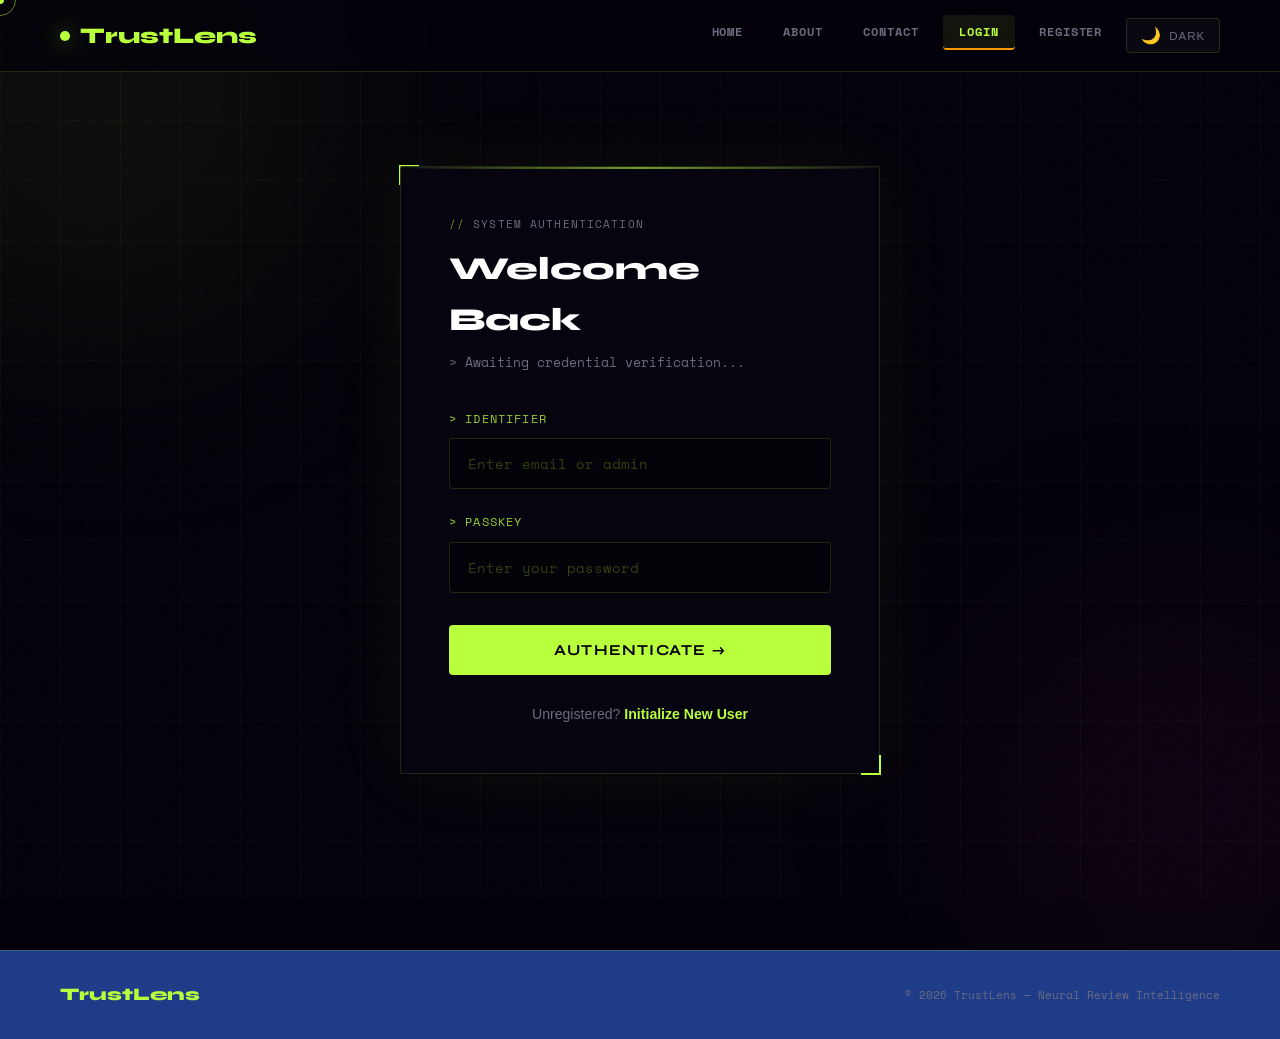
<file: frontend/login.html>
<!DOCTYPE html>
<html lang="en">
<head>
  <meta charset="UTF-8" />
  <meta name="viewport" content="width=device-width, initial-scale=1.0" />
  <title>Login — TrustLens</title>
  <link rel="stylesheet" href="css/style.css" />
  <link href="https://fonts.googleapis.com/css2?family=Space+Mono:wght@400;700&family=Syne:wght@400;600;700;800&family=DM+Sans:wght@300;400;500&display=swap" rel="stylesheet">
  <style>
    :root { --acid:#b8ff3c; --plasma:#ff3cac; --void:#03000a; --deep:#0a0614; --surface:rgba(255,255,255,0.03); --border:rgba(184,255,60,0.15); --text:#e8e8f0; --muted:#6b6b80; }
    *,*::before,*::after{margin:0;padding:0;box-sizing:border-box;}
    body { background:var(--void); color:var(--text); font-family:'DM Sans',sans-serif; min-height:100vh; overflow-x:hidden; cursor:none; }
    .cursor{position:fixed;width:8px;height:8px;background:var(--acid);border-radius:50%;pointer-events:none;z-index:9999;transition:transform 0.1s;transform:translate(-50%,-50%);}
    .cursor-ring{position:fixed;width:32px;height:32px;border:1px solid rgba(184,255,60,0.5);border-radius:50%;pointer-events:none;z-index:9998;transition:all 0.15s ease;transform:translate(-50%,-50%);}
    body::before{content:'';position:fixed;inset:0;z-index:0;pointer-events:none;background-image:url("data:image/svg+xml,%3Csvg viewBox='0 0 256 256' xmlns='http://www.w3.org/2000/svg'%3E%3Cfilter id='n'%3E%3CfeTurbulence type='fractalNoise' baseFrequency='0.9' numOctaves='4' stitchTiles='stitch'/%3E%3C/filter%3E%3Crect width='100%25' height='100%25' filter='url(%23n)' opacity='0.04'/%3E%3C/svg%3E");opacity:0.4;}
    .grid-bg{position:fixed;inset:0;z-index:0;pointer-events:none;background-image:linear-gradient(rgba(184,255,60,0.03) 1px,transparent 1px),linear-gradient(90deg,rgba(184,255,60,0.03) 1px,transparent 1px);background-size:60px 60px;}
    .orb{position:fixed;border-radius:50%;filter:blur(120px);pointer-events:none;z-index:0;animation:drift 20s ease-in-out infinite;}
    .orb-1{width:500px;height:500px;background:rgba(184,255,60,0.06);top:-150px;left:-150px;}
    .orb-2{width:400px;height:400px;background:rgba(255,60,172,0.06);bottom:-100px;right:-100px;animation-delay:-10s;}
    @keyframes drift{0%,100%{transform:translate(0,0);}50%{transform:translate(30px,-20px);}}

    nav{position:fixed;top:0;left:0;right:0;z-index:100;display:flex;align-items:center;justify-content:space-between;padding:0 60px;height:72px;background:rgba(3,0,10,0.7);backdrop-filter:blur(20px);border-bottom:1px solid var(--border);}
    .nav-logo{font-family:'Syne',sans-serif;font-weight:800;font-size:1.4rem;color:var(--acid);text-decoration:none;display:flex;align-items:center;gap:10px;}
    .nav-logo::before{content:'';width:10px;height:10px;background:var(--acid);border-radius:50%;box-shadow:0 0 20px rgba(184,255,60,0.5);display:block;animation:pulse 2s infinite;}
    @keyframes pulse{0%,100%{transform:scale(1);}50%{transform:scale(1.5);opacity:0.7;}}
    .nav-links{list-style:none;display:flex;gap:8px;}
    .nav-links a{font-family:'Space Mono',monospace;font-size:0.75rem;letter-spacing:0.08em;text-transform:uppercase;color:var(--muted);text-decoration:none;padding:8px 16px;border-radius:4px;transition:all 0.2s;}
    .nav-links a:hover,.nav-links a.active{color:var(--acid);background:rgba(184,255,60,0.08);}

    .auth-wrap{min-height:100vh;display:flex;align-items:center;justify-content:center;padding:100px 24px 60px;position:relative;z-index:1;}
    .auth-card{width:100%;max-width:480px;position:relative;}

    /* Corner decorations */
    .auth-card::before,.auth-card::after{content:'';position:absolute;width:20px;height:20px;border-color:var(--acid);border-style:solid;}
    .auth-card::before{top:-1px;left:-1px;border-width:2px 0 0 2px;}
    .auth-card::after{bottom:-1px;right:-1px;border-width:0 2px 2px 0;}

    .auth-inner{background:rgba(8,5,16,0.85);border:1px solid var(--border);border-radius:2px;padding:48px;backdrop-filter:blur(20px);box-shadow:0 0 80px rgba(184,255,60,0.06),inset 0 1px 0 rgba(255,255,255,0.04);}

    /* Scan line animation */
    .scan{position:absolute;top:0;left:0;right:0;height:2px;background:linear-gradient(90deg,transparent,var(--acid),transparent);animation:scan 3s linear infinite;opacity:0.6;}
    @keyframes scan{0%{top:0;}100%{top:100%;}}

    .auth-tag{font-family:'Space Mono',monospace;font-size:0.7rem;color:var(--muted);letter-spacing:0.1em;text-transform:uppercase;margin-bottom:10px;display:flex;align-items:center;gap:8px;}
    .auth-tag::before{content:'//';color:var(--acid);opacity:0.6;}
    .auth-title{font-family:'Syne',sans-serif;font-weight:800;font-size:2rem;color:#fff;margin-bottom:8px;}
    .auth-sub{font-family:'Space Mono',monospace;font-size:0.8rem;color:var(--muted);margin-bottom:36px;}

    .field{margin-bottom:24px;}
    .field label{display:block;font-family:'Space Mono',monospace;font-size:0.72rem;letter-spacing:0.1em;text-transform:uppercase;color:var(--acid);opacity:0.8;margin-bottom:10px;}
    .field input{
      width:100%;padding:14px 18px;background:rgba(0,0,0,0.4);
      border:1px solid rgba(184,255,60,0.15);border-radius:4px;
      color:#e0e8ff;font-family:'Space Mono',monospace;font-size:0.9rem;
      outline:none;transition:all 0.25s;
    }
    .field input::placeholder{color:rgba(184,255,60,0.25);}
    .field input:focus{border-color:rgba(184,255,60,0.5);box-shadow:0 0 20px rgba(184,255,60,0.1);background:rgba(0,0,0,0.6);}

    .btn-auth{
      width:100%;padding:16px;margin-top:8px;
      font-family:'Syne',sans-serif;font-weight:700;font-size:0.95rem;letter-spacing:0.08em;text-transform:uppercase;
      color:var(--void);background:var(--acid);border:none;border-radius:4px;
      cursor:pointer;transition:all 0.25s;position:relative;overflow:hidden;
    }
    .btn-auth::before{content:'';position:absolute;top:0;left:-100%;width:100%;height:100%;background:linear-gradient(90deg,transparent,rgba(255,255,255,0.3),transparent);transition:left 0.5s;}
    .btn-auth:hover{box-shadow:0 0 30px rgba(184,255,60,0.4),0 8px 30px rgba(184,255,60,0.2);transform:translateY(-1px);}
    .btn-auth:hover::before{left:100%;}

    .auth-footer{margin-top:28px;text-align:center;font-size:0.88rem;color:var(--muted);}
    .auth-footer a{color:var(--acid);text-decoration:none;font-weight:600;}
    .auth-footer a:hover{text-shadow:0 0 10px rgba(184,255,60,0.5);}

    footer{padding:30px 60px;border-top:1px solid var(--border);position:relative;z-index:1;display:flex;align-items:center;justify-content:space-between;}
    .footer-logo{font-family:'Syne',sans-serif;font-weight:800;font-size:1.1rem;color:var(--acid);}
    .footer-text{font-family:'Space Mono',monospace;font-size:0.7rem;color:var(--muted);}

    @media(max-width:900px){nav{padding:0 20px;}.nav-links a{font-size:0.65rem;padding:6px 8px;}footer{flex-direction:column;gap:10px;text-align:center;padding:24px;}}
  </style>
</head>
<body>
<div class="cursor" id="cursor"></div>
<div class="cursor-ring" id="cursorRing"></div>
<div class="grid-bg"></div>
<div class="orb orb-1"></div>
<div class="orb orb-2"></div>

<header>
  <nav>
    <a href="index.html" class="nav-logo">TrustLens</a>
    <ul class="nav-links">
      <li><a href="index.html">Home</a></li>
      <li><a href="about.html">About</a></li>
      <li><a href="contact.html">Contact</a></li>
      <li><a href="login.html" class="active">Login</a></li>
      <li><a href="register.html">Register</a></li>
    </ul>
  </nav>
</header>

<main class="auth-wrap">
  <div class="auth-card">
    <div class="auth-inner">
      <div class="scan"></div>
      <p class="auth-tag">System Authentication</p>
      <h1 class="auth-title">Welcome Back</h1>
      <p class="auth-sub">&gt; Awaiting credential verification...</p>

      <form onsubmit="loginUser(event)">
        <div class="field">
          <label for="loginEmail">&gt; Identifier</label>
          <input type="text" id="loginEmail" placeholder="Enter email or admin" required />
        </div>
        <div class="field">
          <label for="loginPassword">&gt; Passkey</label>
          <input type="password" id="loginPassword" placeholder="Enter your password" required />
        </div>
        <button type="submit" class="btn-auth">Authenticate →</button>
        <p class="auth-footer">Unregistered? <a href="register.html">Initialize New User</a></p>
      </form>
    </div>
  </div>
</main>

<footer>
  <div class="footer-logo">TrustLens</div>
  <div class="footer-text">© 2026 TrustLens — Neural Review Intelligence</div>
</footer>

<script src="js/script.js"></script>
<script src="js/theme.js"></script>
<script>
  const cursor = document.getElementById('cursor');
  const ring = document.getElementById('cursorRing');
  document.addEventListener('mousemove', e => {
    cursor.style.left = e.clientX+'px'; cursor.style.top = e.clientY+'px';
    ring.style.left = e.clientX+'px'; ring.style.top = e.clientY+'px';
  });
  document.querySelectorAll('a,button,input').forEach(el=>{
    el.addEventListener('mouseenter',()=>{ring.style.transform='translate(-50%,-50%) scale(1.8)';ring.style.borderColor='rgba(184,255,60,0.8)';});
    el.addEventListener('mouseleave',()=>{ring.style.transform='translate(-50%,-50%) scale(1)';ring.style.borderColor='rgba(184,255,60,0.5)';});
  });
</script>
</body>
</html>
</file>
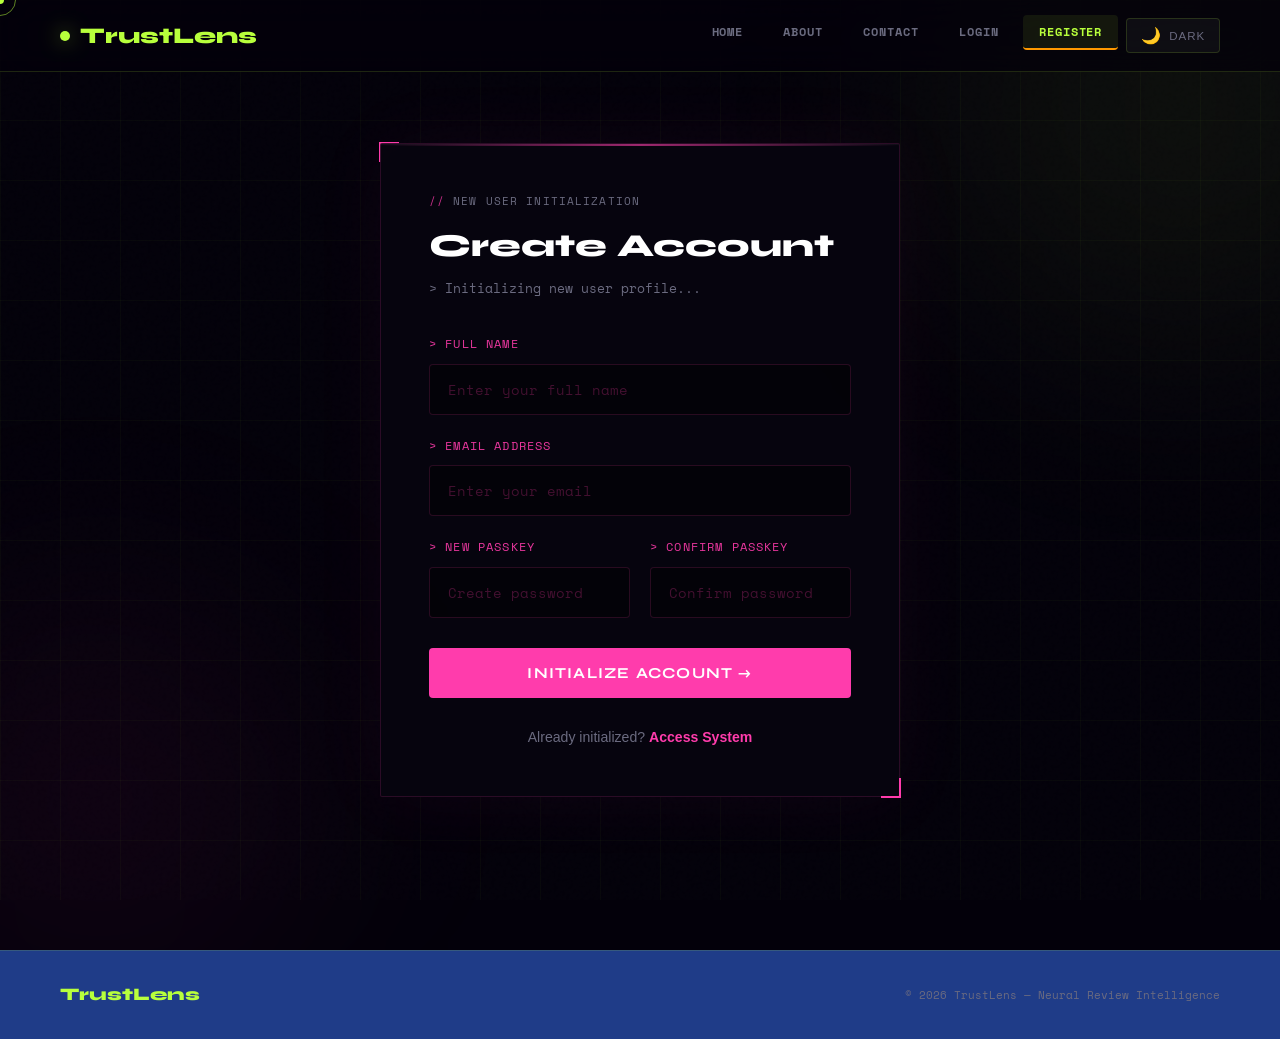
<file: frontend/register.html>
<!DOCTYPE html>
<html lang="en">
<head>
  <meta charset="UTF-8" />
  <meta name="viewport" content="width=device-width, initial-scale=1.0" />
  <title>Register — TrustLens</title>
  <link rel="stylesheet" href="css/style.css" />
  <link href="https://fonts.googleapis.com/css2?family=Space+Mono:wght@400;700&family=Syne:wght@400;600;700;800&family=DM+Sans:wght@300;400;500&display=swap" rel="stylesheet">
  <style>
    :root{--acid:#b8ff3c;--plasma:#ff3cac;--void:#03000a;--border:rgba(184,255,60,0.15);--text:#e8e8f0;--muted:#6b6b80;}
    *,*::before,*::after{margin:0;padding:0;box-sizing:border-box;}
    body{background:var(--void);color:var(--text);font-family:'DM Sans',sans-serif;min-height:100vh;overflow-x:hidden;cursor:none;}
    .cursor{position:fixed;width:8px;height:8px;background:var(--acid);border-radius:50%;pointer-events:none;z-index:9999;transition:transform 0.1s;transform:translate(-50%,-50%);}
    .cursor-ring{position:fixed;width:32px;height:32px;border:1px solid rgba(184,255,60,0.5);border-radius:50%;pointer-events:none;z-index:9998;transition:all 0.15s ease;transform:translate(-50%,-50%);}
    body::before{content:'';position:fixed;inset:0;z-index:0;pointer-events:none;background-image:url("data:image/svg+xml,%3Csvg viewBox='0 0 256 256' xmlns='http://www.w3.org/2000/svg'%3E%3Cfilter id='n'%3E%3CfeTurbulence type='fractalNoise' baseFrequency='0.9' numOctaves='4' stitchTiles='stitch'/%3E%3C/filter%3E%3Crect width='100%25' height='100%25' filter='url(%23n)' opacity='0.04'/%3E%3C/svg%3E");opacity:0.4;}
    .grid-bg{position:fixed;inset:0;z-index:0;pointer-events:none;background-image:linear-gradient(rgba(184,255,60,0.03) 1px,transparent 1px),linear-gradient(90deg,rgba(184,255,60,0.03) 1px,transparent 1px);background-size:60px 60px;}
    .orb{position:fixed;border-radius:50%;filter:blur(120px);pointer-events:none;z-index:0;animation:drift 20s ease-in-out infinite;}
    .orb-1{width:500px;height:500px;background:rgba(184,255,60,0.06);top:-150px;right:-150px;}
    .orb-2{width:400px;height:400px;background:rgba(255,60,172,0.06);bottom:-100px;left:-100px;animation-delay:-10s;}
    @keyframes drift{0%,100%{transform:translate(0,0);}50%{transform:translate(-30px,20px);}}

    nav{position:fixed;top:0;left:0;right:0;z-index:100;display:flex;align-items:center;justify-content:space-between;padding:0 60px;height:72px;background:rgba(3,0,10,0.7);backdrop-filter:blur(20px);border-bottom:1px solid var(--border);}
    .nav-logo{font-family:'Syne',sans-serif;font-weight:800;font-size:1.4rem;color:var(--acid);text-decoration:none;display:flex;align-items:center;gap:10px;}
    .nav-logo::before{content:'';width:10px;height:10px;background:var(--acid);border-radius:50%;box-shadow:0 0 20px rgba(184,255,60,0.5);display:block;animation:pulse 2s infinite;}
    @keyframes pulse{0%,100%{transform:scale(1);}50%{transform:scale(1.5);opacity:0.7;}}
    .nav-links{list-style:none;display:flex;gap:8px;}
    .nav-links a{font-family:'Space Mono',monospace;font-size:0.75rem;letter-spacing:0.08em;text-transform:uppercase;color:var(--muted);text-decoration:none;padding:8px 16px;border-radius:4px;transition:all 0.2s;}
    .nav-links a:hover,.nav-links a.active{color:var(--acid);background:rgba(184,255,60,0.08);}

    .auth-wrap{min-height:100vh;display:flex;align-items:center;justify-content:center;padding:100px 24px 60px;position:relative;z-index:1;}
    .auth-card{width:100%;max-width:520px;position:relative;}
    .auth-card::before,.auth-card::after{content:'';position:absolute;width:20px;height:20px;border-color:var(--plasma);border-style:solid;}
    .auth-card::before{top:-1px;left:-1px;border-width:2px 0 0 2px;}
    .auth-card::after{bottom:-1px;right:-1px;border-width:0 2px 2px 0;}
    .auth-inner{background:rgba(8,5,16,0.85);border:1px solid rgba(255,60,172,0.15);border-radius:2px;padding:48px;backdrop-filter:blur(20px);box-shadow:0 0 80px rgba(255,60,172,0.05),inset 0 1px 0 rgba(255,255,255,0.04);}
    .scan{position:absolute;top:0;left:0;right:0;height:2px;background:linear-gradient(90deg,transparent,var(--plasma),transparent);animation:scan 3s linear infinite;opacity:0.6;}
    @keyframes scan{0%{top:0;}100%{top:100%;}}

    .auth-tag{font-family:'Space Mono',monospace;font-size:0.7rem;color:var(--muted);letter-spacing:0.1em;text-transform:uppercase;margin-bottom:10px;display:flex;align-items:center;gap:8px;}
    .auth-tag::before{content:'//';color:var(--plasma);opacity:0.8;}
    .auth-title{font-family:'Syne',sans-serif;font-weight:800;font-size:2rem;color:#fff;margin-bottom:8px;}
    .auth-sub{font-family:'Space Mono',monospace;font-size:0.8rem;color:var(--muted);margin-bottom:36px;}

    .fields-grid{display:grid;grid-template-columns:1fr 1fr;gap:0 20px;}
    .field{margin-bottom:22px;}
    .field.full{grid-column:1/-1;}
    .field label{display:block;font-family:'Space Mono',monospace;font-size:0.72rem;letter-spacing:0.1em;text-transform:uppercase;color:var(--plasma);opacity:0.9;margin-bottom:10px;}
    .field input{width:100%;padding:14px 18px;background:rgba(0,0,0,0.4);border:1px solid rgba(255,60,172,0.15);border-radius:4px;color:#e0e8ff;font-family:'Space Mono',monospace;font-size:0.9rem;outline:none;transition:all 0.25s;}
    .field input::placeholder{color:rgba(255,60,172,0.25);}
    .field input:focus{border-color:rgba(255,60,172,0.5);box-shadow:0 0 20px rgba(255,60,172,0.1);background:rgba(0,0,0,0.6);}

    .btn-auth{width:100%;padding:16px;margin-top:8px;font-family:'Syne',sans-serif;font-weight:700;font-size:0.95rem;letter-spacing:0.08em;text-transform:uppercase;color:#fff;background:var(--plasma);border:none;border-radius:4px;cursor:pointer;transition:all 0.25s;position:relative;overflow:hidden;}
    .btn-auth::before{content:'';position:absolute;top:0;left:-100%;width:100%;height:100%;background:linear-gradient(90deg,transparent,rgba(255,255,255,0.2),transparent);transition:left 0.5s;}
    .btn-auth:hover{box-shadow:0 0 30px rgba(255,60,172,0.5),0 8px 30px rgba(255,60,172,0.2);transform:translateY(-1px);}
    .btn-auth:hover::before{left:100%;}

    .auth-footer{margin-top:28px;text-align:center;font-size:0.88rem;color:var(--muted);}
    .auth-footer a{color:var(--plasma);text-decoration:none;font-weight:600;}
    .auth-footer a:hover{text-shadow:0 0 10px rgba(255,60,172,0.6);}

    footer{padding:30px 60px;border-top:1px solid var(--border);position:relative;z-index:1;display:flex;align-items:center;justify-content:space-between;}
    .footer-logo{font-family:'Syne',sans-serif;font-weight:800;font-size:1.1rem;color:var(--acid);}
    .footer-text{font-family:'Space Mono',monospace;font-size:0.7rem;color:var(--muted);}

    @media(max-width:900px){nav{padding:0 20px;}.nav-links a{font-size:0.65rem;padding:6px 8px;}.fields-grid{grid-template-columns:1fr;}.field.full{grid-column:1;}footer{flex-direction:column;gap:10px;text-align:center;padding:24px;}}
  </style>
</head>
<body>
<div class="cursor" id="cursor"></div>
<div class="cursor-ring" id="cursorRing"></div>
<div class="grid-bg"></div>
<div class="orb orb-1"></div>
<div class="orb orb-2"></div>

<header>
  <nav>
    <a href="index.html" class="nav-logo">TrustLens</a>
    <ul class="nav-links">
      <li><a href="index.html">Home</a></li>
      <li><a href="about.html">About</a></li>
      <li><a href="contact.html">Contact</a></li>
      <li><a href="login.html">Login</a></li>
      <li><a href="register.html" class="active">Register</a></li>
    </ul>
  </nav>
</header>

<main class="auth-wrap">
  <div class="auth-card">
    <div class="auth-inner">
      <div class="scan"></div>
      <p class="auth-tag">New User Initialization</p>
      <h1 class="auth-title">Create Account</h1>
      <p class="auth-sub">&gt; Initializing new user profile...</p>

      <form onsubmit="registerUser(event)">
        <div class="fields-grid">
          <div class="field full">
            <label for="fullName">&gt; Full Name</label>
            <input type="text" id="fullName" placeholder="Enter your full name" required />
          </div>
          <div class="field full">
            <label for="email">&gt; Email Address</label>
            <input type="email" id="email" placeholder="Enter your email" required />
          </div>
          <div class="field">
            <label for="password">&gt; New Passkey</label>
            <input type="password" id="password" placeholder="Create password" required />
          </div>
          <div class="field">
            <label for="confirmPassword">&gt; Confirm Passkey</label>
            <input type="password" id="confirmPassword" placeholder="Confirm password" required />
          </div>
        </div>
        <button type="submit" class="btn-auth">Initialize Account →</button>
        <p class="auth-footer">Already initialized? <a href="login.html">Access System</a></p>
      </form>
    </div>
  </div>
</main>

<footer>
  <div class="footer-logo">TrustLens</div>
  <div class="footer-text">© 2026 TrustLens — Neural Review Intelligence</div>
</footer>

<script src="js/script.js"></script>
<script src="js/theme.js"></script>
<script>
  const cursor=document.getElementById('cursor'),ring=document.getElementById('cursorRing');
  document.addEventListener('mousemove',e=>{cursor.style.left=e.clientX+'px';cursor.style.top=e.clientY+'px';ring.style.left=e.clientX+'px';ring.style.top=e.clientY+'px';});
  document.querySelectorAll('a,button,input').forEach(el=>{el.addEventListener('mouseenter',()=>{ring.style.transform='translate(-50%,-50%) scale(1.8)';});el.addEventListener('mouseleave',()=>{ring.style.transform='translate(-50%,-50%) scale(1)';});});
</script>
</body>
</html>
</file>
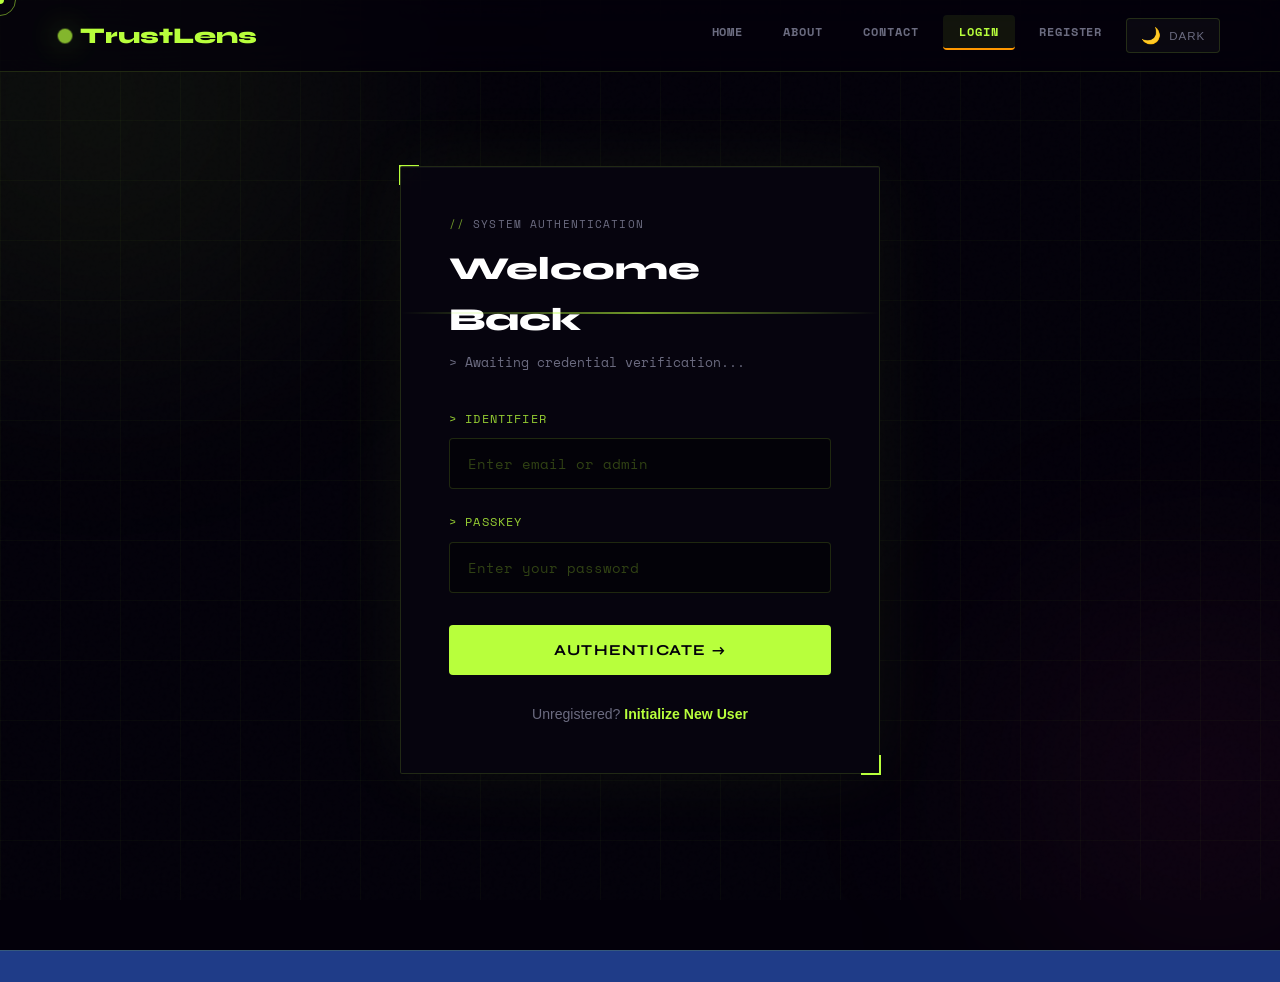
<file: frontend/result.html>
<!DOCTYPE html>
<html lang="en">
<head>
  <meta charset="UTF-8" />
  <meta name="viewport" content="width=device-width, initial-scale=1.0" />
  <title>Results — TrustLens</title>
  <link rel="stylesheet" href="css/style.css" />
  <link href="https://fonts.googleapis.com/css2?family=Space+Mono:wght@400;700&family=Syne:wght@400;600;700;800&family=DM+Sans:wght@300;400;500&display=swap" rel="stylesheet">
  <style>
    :root{--acid:#b8ff3c;--plasma:#ff3cac;--cyan:#3cffd8;--void:#03000a;--border:rgba(184,255,60,0.12);--text:#e8e8f0;--muted:#6b6b80;}
    *,*::before,*::after{margin:0;padding:0;box-sizing:border-box;}
    body{background:var(--void);color:var(--text);font-family:'DM Sans',sans-serif;min-height:100vh;overflow-x:hidden;cursor:none;}
    .cursor{position:fixed;width:8px;height:8px;background:var(--acid);border-radius:50%;pointer-events:none;z-index:9999;transition:transform 0.1s;transform:translate(-50%,-50%);}
    .cursor-ring{position:fixed;width:32px;height:32px;border:1px solid rgba(184,255,60,0.5);border-radius:50%;pointer-events:none;z-index:9998;transition:all 0.15s ease;transform:translate(-50%,-50%);}
    body::before{content:'';position:fixed;inset:0;z-index:0;pointer-events:none;background-image:url("data:image/svg+xml,%3Csvg viewBox='0 0 256 256' xmlns='http://www.w3.org/2000/svg'%3E%3Cfilter id='n'%3E%3CfeTurbulence type='fractalNoise' baseFrequency='0.9' numOctaves='4' stitchTiles='stitch'/%3E%3C/filter%3E%3Crect width='100%25' height='100%25' filter='url(%23n)' opacity='0.04'/%3E%3C/svg%3E");opacity:0.35;}
    .grid-bg{position:fixed;inset:0;z-index:0;pointer-events:none;background-image:linear-gradient(rgba(184,255,60,0.03) 1px,transparent 1px),linear-gradient(90deg,rgba(184,255,60,0.03) 1px,transparent 1px);background-size:60px 60px;}
    .orb{position:fixed;border-radius:50%;filter:blur(140px);pointer-events:none;z-index:0;animation:drift 22s ease-in-out infinite;}
    .orb-1{width:600px;height:600px;background:rgba(60,255,216,0.05);top:-200px;right:-100px;}
    .orb-2{width:500px;height:500px;background:rgba(184,255,60,0.04);bottom:-200px;left:-100px;animation-delay:-11s;}
    @keyframes drift{0%,100%{transform:translate(0,0);}50%{transform:translate(20px,-15px);}}

    nav{position:fixed;top:0;left:0;right:0;z-index:100;display:flex;align-items:center;justify-content:space-between;padding:0 60px;height:72px;background:rgba(3,0,10,0.75);backdrop-filter:blur(20px);border-bottom:1px solid var(--border);}
    .nav-logo{font-family:'Syne',sans-serif;font-weight:800;font-size:1.4rem;color:var(--acid);text-decoration:none;display:flex;align-items:center;gap:10px;}
    .nav-logo::before{content:'';width:10px;height:10px;background:var(--acid);border-radius:50%;box-shadow:0 0 20px rgba(184,255,60,0.7);display:block;animation:pulse 2s infinite;}
    @keyframes pulse{0%,100%{transform:scale(1);}50%{transform:scale(1.5);opacity:0.6;}}
    .nav-links{list-style:none;display:flex;gap:8px;}
    .nav-links a{font-family:'Space Mono',monospace;font-size:0.75rem;letter-spacing:0.08em;text-transform:uppercase;color:var(--muted);text-decoration:none;padding:8px 16px;border-radius:4px;transition:all 0.2s;}
    .nav-links a:hover,.nav-links a.active{color:var(--acid);background:rgba(184,255,60,0.08);}

    .main{padding:100px 60px 60px;position:relative;z-index:1;max-width:1100px;margin:auto;}

    .report-header{margin-bottom:40px;animation:reveal 0.5s ease both;}
    @keyframes reveal{from{opacity:0;transform:translateY(16px);}to{opacity:1;transform:translateY(0);}}
    .rh-tag{font-family:'Space Mono',monospace;font-size:0.7rem;color:var(--muted);letter-spacing:0.12em;text-transform:uppercase;margin-bottom:12px;}
    .rh-title{font-family:'Syne',sans-serif;font-weight:800;font-size:2.4rem;color:#fff;}
    .rh-title span{color:var(--acid);}

    /* INPUT DISPLAY */
    .input-display{padding:24px 28px;background:rgba(255,255,255,0.02);border:1px solid rgba(255,255,255,0.05);border-radius:4px;margin-bottom:32px;position:relative;overflow:hidden;animation:reveal 0.5s 0.1s ease both;}
    .input-display::before{content:'';position:absolute;top:0;left:0;right:0;height:1px;background:linear-gradient(90deg,transparent,var(--acid),transparent);}
    .id-label{font-family:'Space Mono',monospace;font-size:0.68rem;color:var(--acid);text-transform:uppercase;letter-spacing:0.1em;margin-bottom:10px;opacity:0.7;}
    .id-text{font-family:'Space Mono',monospace;font-size:0.88rem;color:#c0c8d8;line-height:1.8;}

    /* METRICS GRID */
   .metrics-grid {
  display: grid;
  grid-template-columns: repeat(3, 1fr);
  gap: 2px;
  margin: 0 auto 32px;
  max-width: 700px; /* keeps it centered nicely */
}
    .metric-block{
  padding:28px 20px;
  background:rgba(255,255,255,0.02);
  border:1px solid rgba(255,255,255,0.04);

  /* CENTER EVERYTHING PERFECTLY */
  display:flex;
  flex-direction:column;
  justify-content:center;
  align-items:center;
  text-align:center;

  position:relative;
  overflow:hidden;
  transition:all 0.3s;
}
    .metric-block::after{content:'';position:absolute;bottom:0;left:50%;transform:translateX(-50%) scaleX(0);width:60%;height:2px;background:var(--acid);transition:transform 0.3s;}
    .metric-block:hover::after{transform:translateX(-50%) scaleX(1);}
    .mb-label{font-family:'Space Mono',monospace;font-size:0.62rem;color:var(--muted);text-transform:uppercase;letter-spacing:0.08em;margin-bottom:16px;}
    .mb-val{font-family:'Syne',sans-serif;font-weight:800;font-size:1.4rem;color:var(--acid);word-break:break-word;}

    /* EXPLANATION */
    .explanation{padding:32px;background:rgba(8,5,16,0.8);border:1px solid var(--border);border-radius:4px;position:relative;overflow:hidden;animation:reveal 0.5s 0.3s ease both;}
    .explanation::before{content:'';position:absolute;top:0;left:0;right:0;height:1px;background:linear-gradient(90deg,transparent,var(--cyan),transparent);}
    .exp-label{font-family:'Space Mono',monospace;font-size:0.7rem;color:var(--cyan);text-transform:uppercase;letter-spacing:0.1em;margin-bottom:16px;display:flex;align-items:center;gap:8px;}
    .exp-label::before{content:'›';}
    #explanation{font-family:'Space Mono',monospace;font-size:0.85rem;color:#c0c8d8;line-height:1.9;}

    footer{padding:40px 60px;border-top:1px solid var(--border);position:relative;z-index:1;display:flex;align-items:center;justify-content:space-between;}
    .footer-logo{font-family:'Syne',sans-serif;font-weight:800;font-size:1.1rem;color:var(--acid);}
    .footer-text{font-family:'Space Mono',monospace;font-size:0.7rem;color:var(--muted);}


    /* DISCLAIMER BANNER */
    .disclaimer-banner{
      display:flex;align-items:flex-start;gap:20px;margin-top:28px;
      padding:24px 28px;
      background:rgba(255,165,0,0.06);
      border:1px solid rgba(255,165,0,0.25);
      border-left:3px solid #ffa500;
      border-radius:4px;
      animation:reveal 0.5s 0.4s ease both;
    }
    .disc-icon{font-size:1.6rem;flex-shrink:0;margin-top:2px;}
    .disc-title{font-family:'Syne',sans-serif;font-weight:700;font-size:0.95rem;
      color:#ffa500;margin-bottom:8px;letter-spacing:0.04em;}
    .disc-text{font-family:'DM Sans',sans-serif;font-size:0.85rem;
      color:rgba(232,232,240,0.7);line-height:1.8;}
    .disc-text em{color:rgba(255,165,0,0.85);font-style:normal;}
    .disc-text strong{color:#ffa500;}

    @media(max-width:900px){nav{padding:0 20px;}.main{padding:90px 20px 40px;}.metrics-grid{grid-template-columns:repeat(2,1fr);}.nav-links a{font-size:0.65rem;padding:6px 8px;}footer{flex-direction:column;gap:10px;text-align:center;padding:24px;}}
  </style>
</head>
<body onload="checkUserAccess(); loadResultPage();">
<div class="cursor" id="cursor"></div>
<div class="cursor-ring" id="cursorRing"></div>
<div class="grid-bg"></div>
<div class="orb orb-1"></div>
<div class="orb orb-2"></div>

<header>
  <nav>
    <a href="dashboard.html" class="nav-logo">TrustLens</a>
    <ul class="nav-links">
      <li><a href="dashboard.html">Dashboard</a></li>
      <li><a href="analyze.html">Sentiment</a></li>
      <li><a href="fake-news.html">Fake News</a></li>
      <li><a href="login.html" onclick="logoutUser()">Logout</a></li>
    </ul>
  </nav>
</header>

<main class="main">
  <div class="report-header">
    <div class="rh-tag">// Analysis Report</div>
    <h1 class="rh-title"><span>Neural</span> Verdict</h1>
  </div>

  <div class="input-display">
    <div class="id-label">&gt; Data Stream Input</div>
    <div class="id-text" id="reviewDisplay">No review entered.</div>
  </div>
  <div class="metrics-grid">
    <div class="metric-block">
      <div class="mb-label">Sentiment</div>
      <div class="mb-val" id="sentiment">N/A</div>
    </div>
    <div class="metric-block">
      <div class="mb-label">Confidence</div>
      <div class="mb-val" id="confidence">N/A</div>
    </div>
    <div class="metric-block">
      <div class="mb-label">Trust Score</div>
      <div class="mb-val" id="trust">N/A</div>
    </div>
  </div>
  <div class="explanation">
    <div class="exp-label">System Explanation</div>
    <p id="explanation">No explanation available.</p>
  </div>

  <div class="disclaimer-banner" id="disclaimerBanner">
    <div class="disc-icon">⚠️</div>
    <div class="disc-body">
      <div class="disc-title">Model Accuracy Notice</div>
      <p class="disc-text">
        TrustLens uses a machine-learning model trained on real-world review datasets.
        While it is designed to detect both positive and negative sentiment accurately —
        including nuanced phrases like <em>"makes me feel relieved"</em> or <em>"not bad at all"</em> —
        <strong>no AI model is 100% accurate</strong>. Results may occasionally be incorrect,
        especially for sarcasm, highly informal language, or domain-specific terminology.
        Always apply your own judgement before acting on these results.
      </p>
    </div>
  </div>
</main>

<footer>
  <div class="footer-logo">TrustLens</div>
  <div class="footer-text">© 2026 TrustLens — Neural Review Intelligence</div>
</footer>

<script src="js/script.js"></script>
<script src="js/theme.js"></script>
<script>
  const cursor=document.getElementById('cursor'),ring=document.getElementById('cursorRing');
  document.addEventListener('mousemove',e=>{cursor.style.left=e.clientX+'px';cursor.style.top=e.clientY+'px';ring.style.left=e.clientX+'px';ring.style.top=e.clientY+'px';});
  document.querySelectorAll('a,button').forEach(el=>{el.addEventListener('mouseenter',()=>{ring.style.transform='translate(-50%,-50%) scale(1.8)';});el.addEventListener('mouseleave',()=>{ring.style.transform='translate(-50%,-50%) scale(1)';});});
</script>
</body>
</html>
</file>
<file: frontend/css/style.css>
/* ---------------- GLOBAL ---------------- */
* {
  margin: 0;
  padding: 0;
  box-sizing: border-box;
  font-family: Arial, sans-serif;
}

body {
  background: var(--void, #f4f7fb);
  color: var(--text, #1e1e2f);
  line-height: 1.6;
}

/* ========== GLOBAL THEME SYSTEM ========== */
/*
 * SPECIFICITY FIX:
 * Each page's inline <style> has :root { --void:#03000a } (specificity 0,1,0).
 * html[data-theme="light"] has specificity (0,1,1) — beats :root.
 * So we define ALL light variables here AND use literal values on body/bg
 * to avoid the CSS var resolving before the attribute is evaluated.
 */

html[data-theme="light"] {
  --void: #f2f4f8;
  --deep: #e6e9f0;
  --surface: rgba(0,0,0,0.04);
  --border: rgba(60,120,0,0.18);
  --text: #1a1a2e;
  --muted: #52526a;
  --acid: #3d8a00;
  --plasma: #aa0060;
  --cyan: #007a6e;
  --orange: #c85a00;
  --glow-acid: 0 0 16px rgba(61,138,0,0.25);
  --glow-plasma: 0 0 16px rgba(170,0,96,0.25);
}

/* body — use literal values since CSS vars may still resolve from inline :root */
html[data-theme="light"] body {
  background: #f2f4f8 !important;
  color: #1a1a2e !important;
}
html[data-theme="light"] body::before { opacity: 0.08 !important; }

/* navbar */
html[data-theme="light"] nav {
  background: rgba(242,244,248,0.92) !important;
  border-bottom-color: rgba(60,120,0,0.2) !important;
}
html[data-theme="light"] .nav-logo { color: #3d8a00 !important; }
html[data-theme="light"] .nav-logo::before { background: #3d8a00 !important; box-shadow: 0 0 14px rgba(61,138,0,0.3) !important; }
html[data-theme="light"] .nav-links a { color: #52526a !important; }
html[data-theme="light"] .nav-links a:hover,
html[data-theme="light"] .nav-links a.active { color: #3d8a00 !important; background: rgba(61,138,0,0.08) !important; }

/* decorative backgrounds */
html[data-theme="light"] .grid-bg {
  background-image: linear-gradient(rgba(61,138,0,0.06) 1px,transparent 1px), linear-gradient(90deg,rgba(61,138,0,0.06) 1px,transparent 1px) !important;
}
html[data-theme="light"] .orb-1 { background: rgba(61,138,0,0.08) !important; }
html[data-theme="light"] .orb-2 { background: rgba(170,0,96,0.06) !important; }
html[data-theme="light"] .orb-3 { background: rgba(61,138,0,0.04) !important; }

/* hero / page headers */
html[data-theme="light"] .hero { background: transparent !important; }
html[data-theme="light"] .hero-title,
html[data-theme="light"] .ah-title,
html[data-theme="light"] .ci-title,
html[data-theme="light"] .rh-title,
html[data-theme="light"] .auth-title,
html[data-theme="light"] .page-title { color: #111111 !important; }
html[data-theme="light"] .hero-desc,
html[data-theme="light"] .hero-badge,
html[data-theme="light"] .ah-desc,
html[data-theme="light"] .ci-desc,
html[data-theme="light"] .page-sub,
html[data-theme="light"] .ah-tag,
html[data-theme="light"] .ci-tag,
html[data-theme="light"] .rh-tag,
html[data-theme="light"] .page-tag { color: #52526a !important; }
html[data-theme="light"] .hero-badge { background: rgba(61,138,0,0.08) !important; border-color: rgba(61,138,0,0.25) !important; }
html[data-theme="light"] .hero-badge span { background: #3d8a00 !important; }

/* section titles */
html[data-theme="light"] .section-title { color: #111 !important; }
html[data-theme="light"] .section-sub,
html[data-theme="light"] .section-tag,
html[data-theme="light"] .section-label { color: #52526a !important; }

/* cards */
html[data-theme="light"] .feat-card,
html[data-theme="light"] .fl-item,
html[data-theme="light"] .action-card,
html[data-theme="light"] .hint,
html[data-theme="light"] .metric,
html[data-theme="light"] .metric-block,
html[data-theme="light"] .input-display,
html[data-theme="light"] .ci-item {
  background: #e8ecf4 !important;
  border-color: rgba(0,0,0,0.08) !important;
}
html[data-theme="light"] .feat-title,
html[data-theme="light"] .fl-title,
html[data-theme="light"] .ac-title,
html[data-theme="light"] .mc-title,
html[data-theme="light"] .welcome-name { color: #1a1a2e !important; }
html[data-theme="light"] .feat-desc,
html[data-theme="light"] .fl-desc,
html[data-theme="light"] .ac-desc,
html[data-theme="light"] .mc-desc,
html[data-theme="light"] .hint-text,
html[data-theme="light"] .ci-item-text,
html[data-theme="light"] .metric-label,
html[data-theme="light"] .mb-label { color: #52526a !important; }

/* stats */
html[data-theme="light"] .stats-grid,
html[data-theme="light"] .stats-row { border-color: rgba(60,120,0,0.15) !important; }
html[data-theme="light"] .stat-item,
html[data-theme="light"] .sr-item { border-color: rgba(60,120,0,0.15) !important; }
html[data-theme="light"] .stat-num,
html[data-theme="light"] .sr-num { color: #3d8a00 !important; text-shadow: none !important; }
html[data-theme="light"] .stat-label,
html[data-theme="light"] .sr-label { color: #52526a !important; }

/* metrics */
html[data-theme="light"] .metric-val,
html[data-theme="light"] .mb-val { color: #3d8a00 !important; text-shadow: none !important; }
html[data-theme="light"] .metric:nth-child(2) .metric-val { color: #007a6e !important; }
html[data-theme="light"] .metric:nth-child(3) .metric-val { color: #aa0060 !important; }
html[data-theme="light"] .metric:nth-child(4) .metric-val { color: #c85a00 !important; }
html[data-theme="light"] .metric-block:nth-child(2) .mb-val { color: #3d8a00 !important; }
html[data-theme="light"] .metric-block:nth-child(3) .mb-val { color: #aa0060 !important; }
html[data-theme="light"] .metric-block:nth-child(4) .mb-val { color: #007a6e !important; }

/* terminal / panels */
html[data-theme="light"] .terminal,
html[data-theme="light"] .analyzer,
html[data-theme="light"] .about-box,
html[data-theme="light"] .contact-form,
html[data-theme="light"] .auth-inner,
html[data-theme="light"] .welcome-strip,
html[data-theme="light"] .module-card,
html[data-theme="light"] .explanation {
  background: #edf0f7 !important;
  border-color: rgba(60,120,0,0.15) !important;
  box-shadow: 0 4px 24px rgba(0,0,0,0.07) !important;
}
html[data-theme="light"] .terminal-bar,
html[data-theme="light"] .analyzer-header,
html[data-theme="light"] .analyzer-footer,
html[data-theme="light"] .form-header,
html[data-theme="light"] .tw-header {
  background: rgba(0,0,0,0.05) !important;
  border-color: rgba(60,120,0,0.15) !important;
}
html[data-theme="light"] .terminal-title,
html[data-theme="light"] .ah-title,
html[data-theme="light"] .char-count,
html[data-theme="light"] .af-hint,
html[data-theme="light"] .fh-title { color: #52526a !important; }
html[data-theme="light"] .t-text,
html[data-theme="light"] .t-key,
html[data-theme="light"] .id-text,
html[data-theme="light"] .abox-val,
html[data-theme="light"] #explanation,
html[data-theme="light"] #fakeExplanation { color: #2a2a3e !important; }
html[data-theme="light"] .t-prompt,
html[data-theme="light"] .t-val-score,
html[data-theme="light"] .t-cursor,
html[data-theme="light"] .abox-key,
html[data-theme="light"] .input-label,
html[data-theme="light"] .exp-label { color: #3d8a00 !important; }
html[data-theme="light"] .t-cursor { background: #3d8a00 !important; }

/* form inputs */
html[data-theme="light"] .field input,
html[data-theme="light"] .field textarea,
html[data-theme="light"] textarea#reviewText,
html[data-theme="light"] textarea#fakeNewsText {
  background: rgba(255,255,255,0.9) !important;
  border-color: rgba(61,138,0,0.2) !important;
  color: #1a1a2e !important;
}

/* auth */
html[data-theme="light"] .auth-tag { color: #52526a !important; }
html[data-theme="light"] .auth-sub { color: #52526a !important; }
html[data-theme="light"] .auth-footer { color: #52526a !important; }
html[data-theme="light"] .field label { color: #3d8a00 !important; }
html[data-theme="light"] .scan { background: linear-gradient(90deg,transparent,#3d8a00,transparent) !important; }
html[data-theme="light"] .auth-card::before,
html[data-theme="light"] .auth-card::after { border-color: #3d8a00 !important; }

/* tables */
html[data-theme="light"] .table-wrap { background: #edf0f7 !important; border-color: rgba(60,120,0,0.15) !important; }
html[data-theme="light"] th { color: #3d8a00 !important; }
html[data-theme="light"] td { color: #2a2a3e !important; }
html[data-theme="light"] thead tr { border-bottom-color: rgba(0,0,0,0.08) !important; }
html[data-theme="light"] tbody tr:hover td { background: rgba(61,138,0,0.04) !important; }

/* dashboard welcome */
html[data-theme="light"] .welcome-id { color: #52526a !important; }
html[data-theme="light"] .welcome-strip::before { background: linear-gradient(90deg,transparent,#3d8a00,transparent) !important; }

/* module cards links */
html[data-theme="light"] .mod-sentiment .mc-link { color: #000 !important; background: #3d8a00 !important; }
html[data-theme="light"] .mod-fakenews .mc-link { color: #000 !important; background: #c85a00 !important; }
html[data-theme="light"] .ac-link { color: #3d8a00 !important; }
html[data-theme="light"] .action-card:nth-child(2) .ac-link { color: #c85a00 !important; }
html[data-theme="light"] .action-card:nth-child(3) .ac-link { color: #aa0060 !important; }

/* admin badge */
html[data-theme="light"] .admin-badge { color: #aa0060 !important; background: rgba(170,0,96,0.06) !important; border-color: rgba(170,0,96,0.2) !important; }
html[data-theme="light"] .ah-title span { color: #aa0060 !important; }
html[data-theme="light"] .admin-header { border-bottom-color: rgba(170,0,96,0.1) !important; }

/* footer */
html[data-theme="light"] footer { border-top-color: rgba(60,120,0,0.15) !important; background: transparent !important; }
html[data-theme="light"] .footer-logo { color: #3d8a00 !important; }
html[data-theme="light"] .footer-text { color: #52526a !important; }

/* cursor */
html[data-theme="light"] .cursor { background: #3d8a00 !important; }
html[data-theme="light"] .cursor-ring { border-color: rgba(61,138,0,0.5) !important; }

/* buttons */
html[data-theme="light"] .btn-primary { background: #3d8a00 !important; color: #fff !important; }
html[data-theme="light"] .btn-outline { border-color: rgba(0,0,0,0.2) !important; color: #1a1a2e !important; }
html[data-theme="light"] .btn-outline:hover { background: rgba(0,0,0,0.05) !important; }

/* ========== END THEME SYSTEM ========== */


/* ---------------- NAVBAR ---------------- */
.navbar {
  display: flex;
  justify-content: space-between;
  align-items: center;
  background: #1f3c88;
  padding: 18px 50px;
  box-shadow: 0 4px 10px rgba(0, 0, 0, 0.08);
}

.logo {
  color: white;
  font-size: 30px;
  font-weight: bold;
}

.nav-links {
  list-style: none;
  display: flex;
  gap: 24px;
}

.nav-links li {
  list-style: none;
}

.nav-links a {
  color: white;
  text-decoration: none;
  font-weight: bold;
  transition: 0.3s ease;
}

.nav-links a:hover {
  color: #ff9800;
}

.active {
  border-bottom: 2px solid #ff9800;
  padding-bottom: 4px;
}

/* ---------------- HERO ---------------- */
.hero {
  height: 90vh;
  display: flex;
  justify-content: center;
  align-items: center;
  text-align: center;
  background: transparent;
  color: white;
  padding: 20px;
}

.hero-text h2 {
  font-size: 42px;
  margin-bottom: 20px;
}

.hero-text p {
  font-size: 20px;
  margin-bottom: 30px;
}

/* ---------------- BUTTON ---------------- */
.btn {
  background: #ff9800;
  color: white;
  padding: 12px 24px;
  text-decoration: none;
  border: none;
  border-radius: 8px;
  cursor: pointer;
  font-size: 18px;
  transition: 0.3s ease;
  display: inline-block;
}

.btn:hover {
  background: #e68900;
}

/* ---------------- FEATURES ---------------- */
.features {
  padding: 60px 30px;
  text-align: center;
}

.features h2 {
  margin-bottom: 40px;
  font-size: 32px;
}

.feature-boxes {
  display: flex;
  justify-content: center;
  gap: 20px;
  flex-wrap: wrap;
}

.box {
  background: white;
  padding: 30px;
  width: 300px;
  border-radius: 12px;
  box-shadow: 0 4px 12px rgba(0,0,0,0.1);
}

/* ---------------- GENERAL PAGE SECTION ---------------- */
.page-section {
  padding: 60px 40px;
  max-width: 900px;
  margin: auto;
  text-align: center;
}

textarea {
  width: 100%;
  padding: 15px;
  border-radius: 10px;
  border: 1px solid #ccc;
  font-size: 16px;
  resize: none;
}

/* ---------------- RESULT CARD ---------------- */
.result-card {
  background: white;
  padding: 30px;
  border-radius: 12px;
  box-shadow: 0 4px 12px rgba(0,0,0,0.1);
}

/* ---------------- AUTH PAGES ---------------- */
.auth-section {
  min-height: 85vh;
  display: flex;
  justify-content: center;
  align-items: center;
  padding: 40px 20px;
}

.auth-container {
  background: white;
  width: 100%;
  max-width: 480px;
  padding: 40px;
  border-radius: 16px;
  box-shadow: 0 8px 24px rgba(0, 0, 0, 0.12);
  text-align: center;
}

.auth-container h2 {
  margin-bottom: 10px;
  color: #1f3c88;
  font-size: 34px;
}

.auth-container p {
  margin-bottom: 25px;
  color: #555;
  font-size: 17px;
}

.input-group {
  text-align: left;
  margin-bottom: 20px;
}

.input-group label {
  display: block;
  margin-bottom: 8px;
  font-weight: bold;
  color: #333;
  font-size: 18px;
}

.input-group input {
  width: 100%;
  padding: 14px;
  border: 1px solid #ccc;
  border-radius: 8px;
  font-size: 16px;
}

.auth-btn {
  width: 100%;
  margin-top: 15px;
}

.auth-link {
  margin-top: 20px;
  font-size: 15px;
}

.auth-link a {
  color: #1f3c88;
  text-decoration: none;
  font-weight: bold;
}

/* ---------------- DASHBOARD ---------------- */
.dashboard-hero {
  background: linear-gradient(to right, #1f3c88, #5c6bc0);
  color: white;
  text-align: center;
  padding: 80px 20px;
}

.dashboard-content h2 {
  font-size: 40px;
  margin-bottom: 15px;
}

.dashboard-content p {
  font-size: 18px;
  margin-bottom: 25px;
}

.dashboard-cards {
  padding: 60px 30px;
  text-align: center;
}

.dashboard-cards h2 {
  margin-bottom: 40px;
  font-size: 32px;
}

/* ---------------- FOOTER ---------------- */
footer {
  background: #1f3c88;
  color: white;
  text-align: center;
  padding: 20px;
  margin-top: 50px;
}

/* ---------------- RESPONSIVE ---------------- */
@media (max-width: 900px) {
  .navbar {
    flex-direction: column;
    gap: 15px;
    padding: 20px;
  }

  .nav-links {
    flex-wrap: wrap;
    justify-content: center;
    gap: 15px;
  }

  .hero-text h2 {
    font-size: 30px;
  }

  .hero-text p {
    font-size: 18px;
  }

  .auth-container {
    padding: 30px 20px;
  }
}
/* ---------------- ADVANCED HERO SECTION ---------------- */
.hero-content {
  display: flex;
  justify-content: space-between;
  align-items: center;
  gap: 50px;
  width: 100%;
  max-width: 1200px;
  flex-wrap: wrap;
}

.hero-text {
  flex: 1;
  min-width: 320px;
  text-align: left;
}

.tagline {
  font-size: 16px;
  font-weight: bold;
  color: #ffcc80;
  margin-bottom: 15px;
  text-transform: uppercase;
  letter-spacing: 1px;
}

.hero-buttons {
  display: flex;
  gap: 15px;
  flex-wrap: wrap;
  margin-top: 20px;
}

.secondary-btn {
  background: transparent;
  border: 2px solid white;
  color: white;
}

.secondary-btn:hover {
  background: white;
  color: #1f3c88;
}

.hero-card {
  flex: 1;
  min-width: 300px;
  max-width: 400px;
  background: rgba(255, 255, 255, 0.12);
  border-radius: 18px;
  padding: 30px;
  backdrop-filter: blur(12px);
  box-shadow: 0 8px 30px rgba(0, 0, 0, 0.15);
  text-align: left;
  position: relative;
  overflow: hidden;
}

.hero-card h3 {
  margin-bottom: 15px;
  font-size: 24px;
  color: white;
}

.hero-card p {
  font-size: 16px;
  margin-bottom: 15px;
  color: #f3f4f6;
}

.result {
  margin-top: 10px;
  padding: 10px 15px;
  border-radius: 8px;
  font-weight: bold;
  display: inline-block;
}

.result.positive {
  background: rgba(76, 175, 80, 0.2);
  color: #b9f6ca;
}

.result.score {
  background: rgba(255, 152, 0, 0.2);
  color: #ffe082;
  margin-left: 10px;
}

.card-glow {
  position: absolute;
  width: 180px;
  height: 180px;
  background: rgba(255, 255, 255, 0.12);
  border-radius: 50%;
  top: -50px;
  right: -50px;
  filter: blur(40px);
}

/* ---------------- SIMPLE ANIMATIONS ---------------- */
.fade-in {
  animation: fadeIn 1s ease-in-out;
}

.floating {
  animation: floatCard 3s ease-in-out infinite;
}

@keyframes fadeIn {
  from {
    opacity: 0;
    transform: translateY(30px);
  }
  to {
    opacity: 1;
    transform: translateY(0);
  }
}

@keyframes floatCard {
  0% {
    transform: translateY(0px);
  }
  50% {
    transform: translateY(-12px);
  }
  100% {
    transform: translateY(0px);
  }
}
/* ---------------- ANALYZE TEXTAREA FIX ---------------- */
.review-box {
  width: 100%;
  padding: 18px;
  border: 2px solid #ff9800;
  border-radius: 15px;
  outline: none;
  background: rgba(255, 255, 255, 0.92);
  color: #1e1e2f;
  font-size: 1rem;
  margin-top: 15px;
  resize: none;
  backdrop-filter: blur(8px);
}

.review-box::placeholder {
  color: #666;
}

.review-box:focus {
  border-color: #ff9800;
  box-shadow: 0 0 0 3px rgba(255, 152, 0, 0.2);
}

.hero-card h3 {
  color: #1f3c88;
  margin-bottom: 15px;
}
</file>
